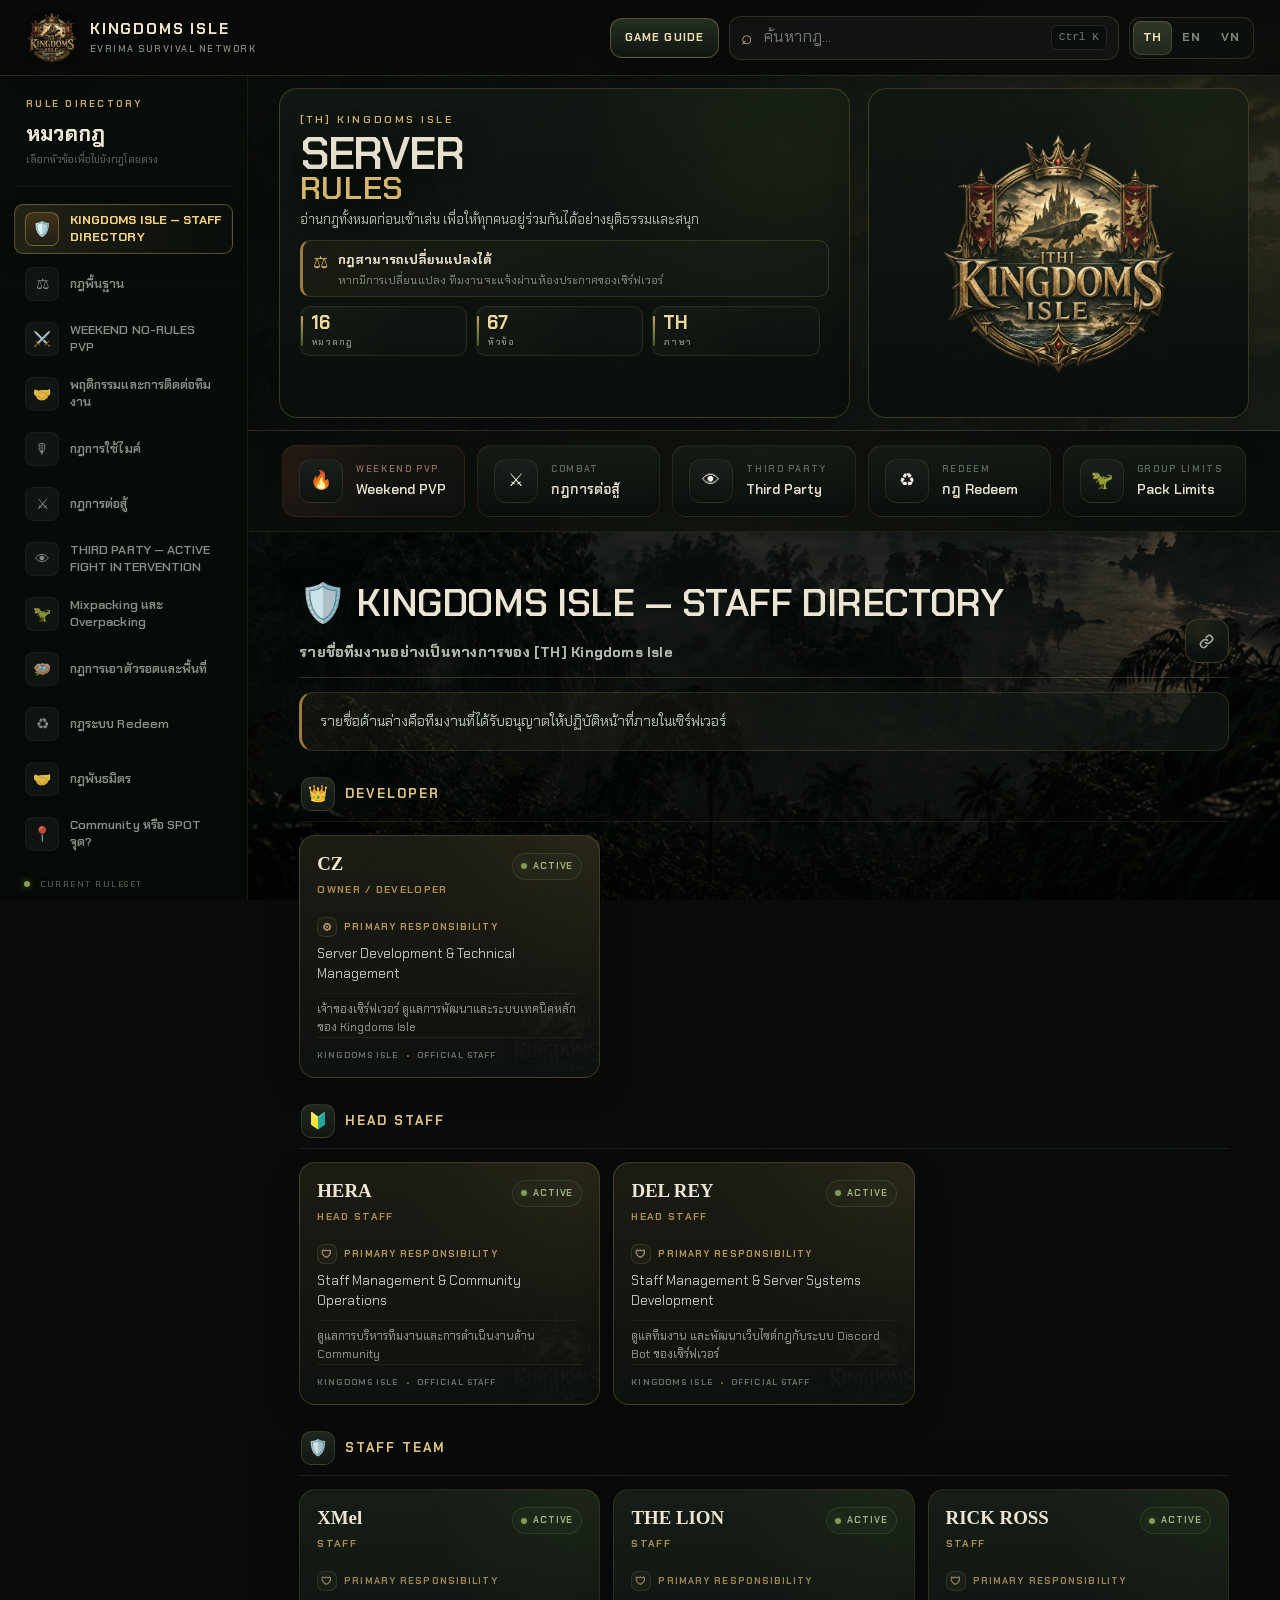
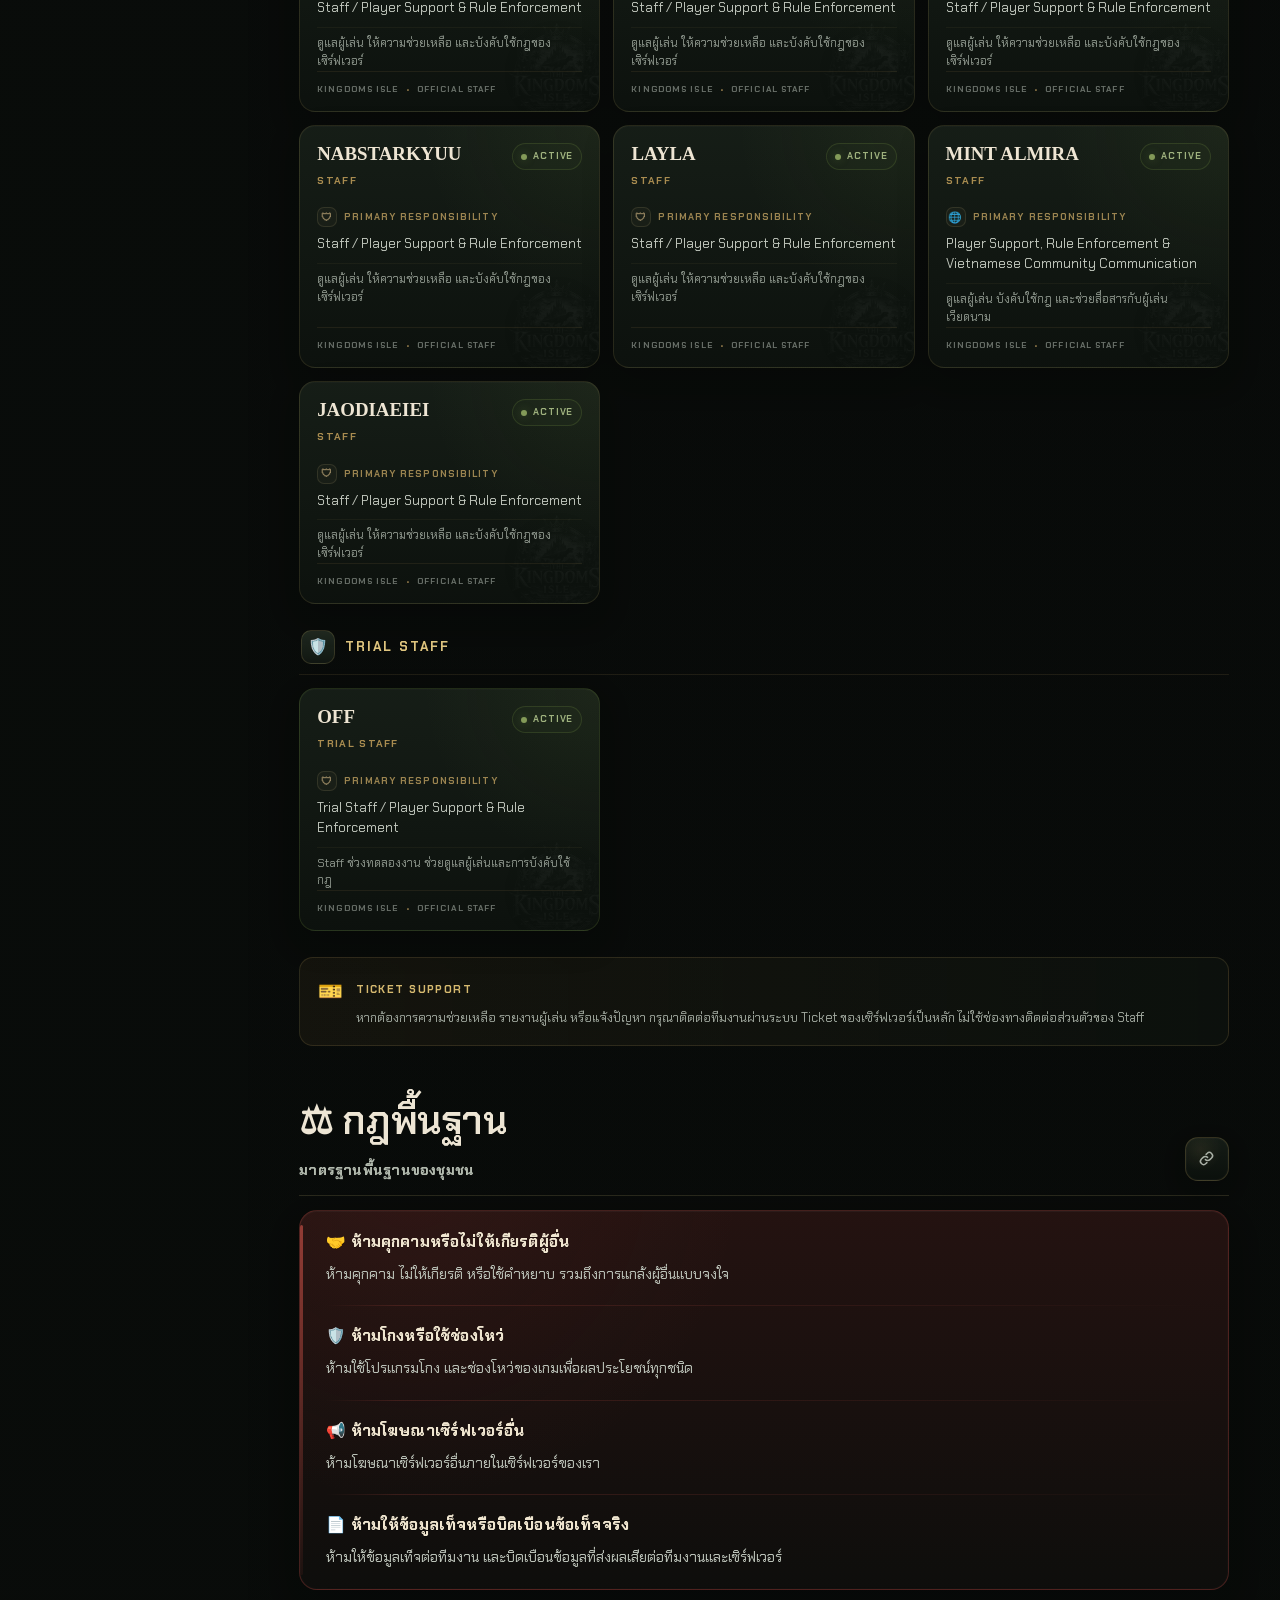
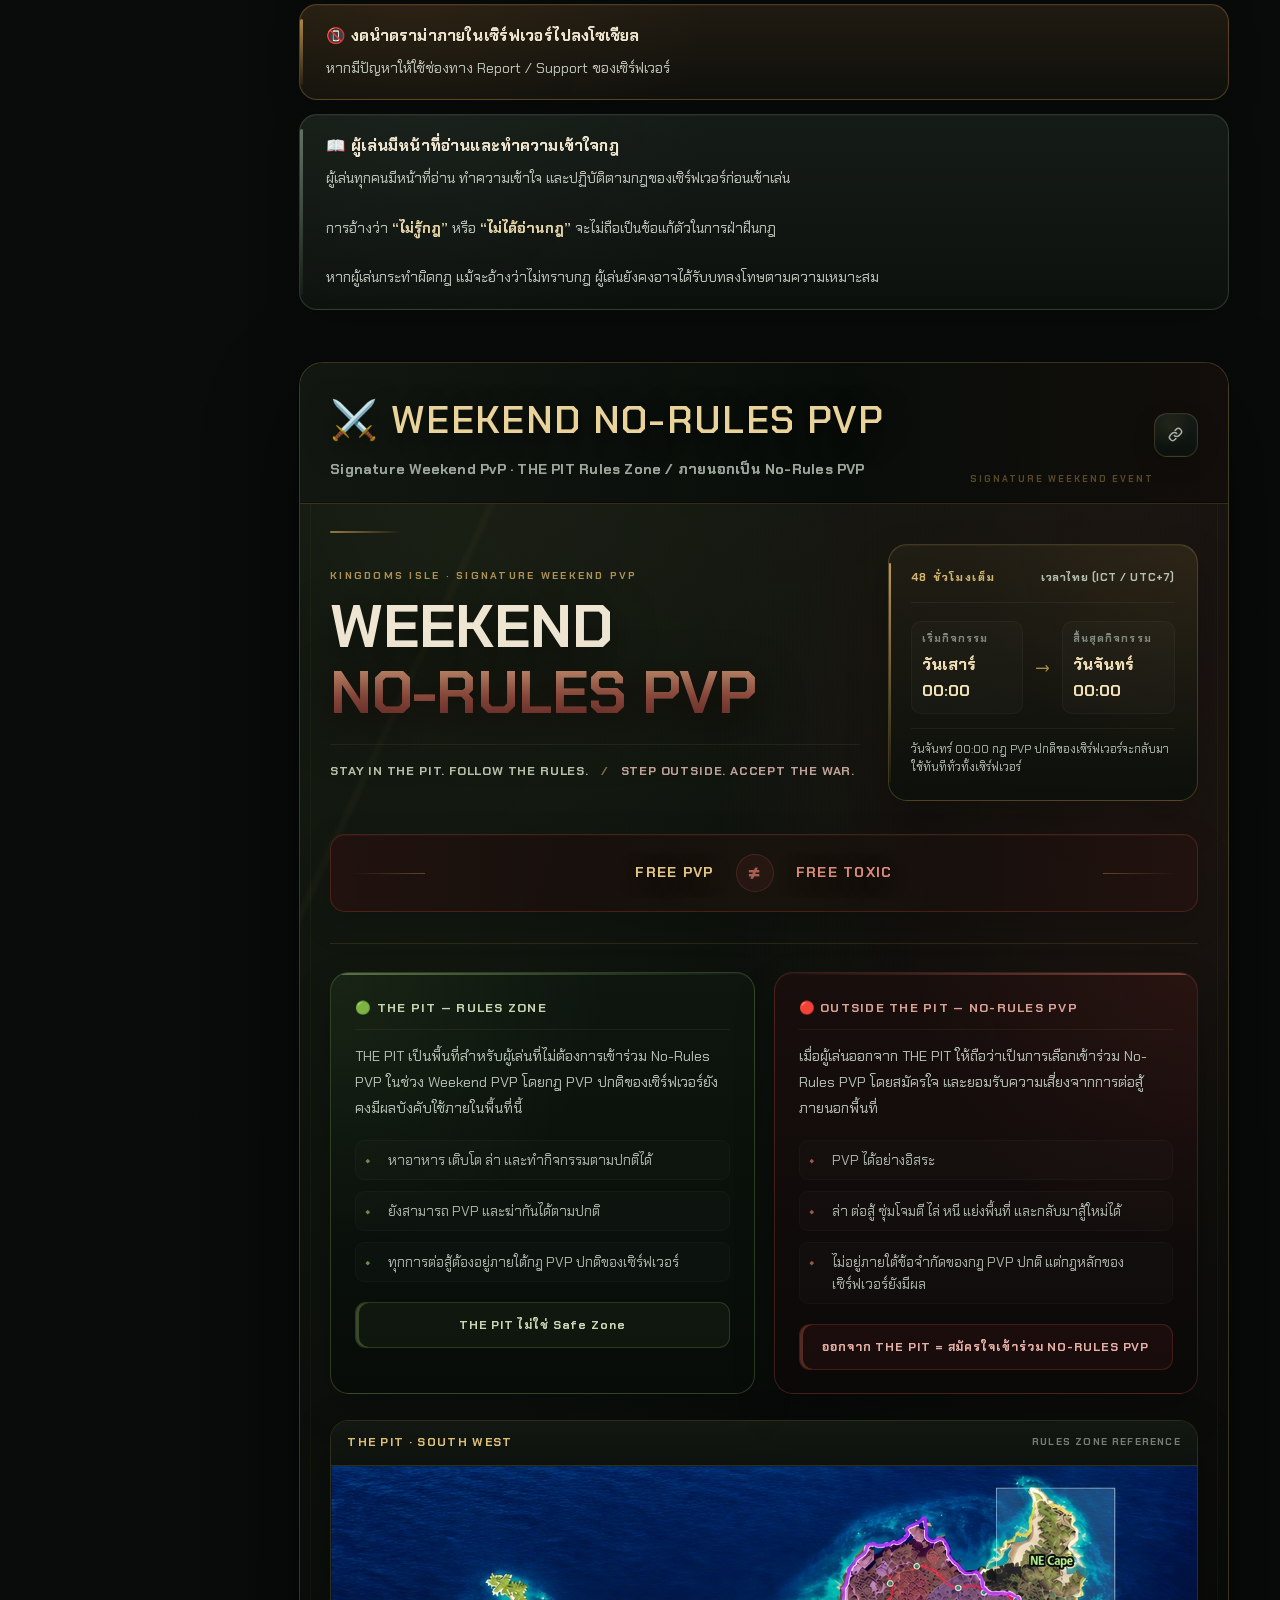
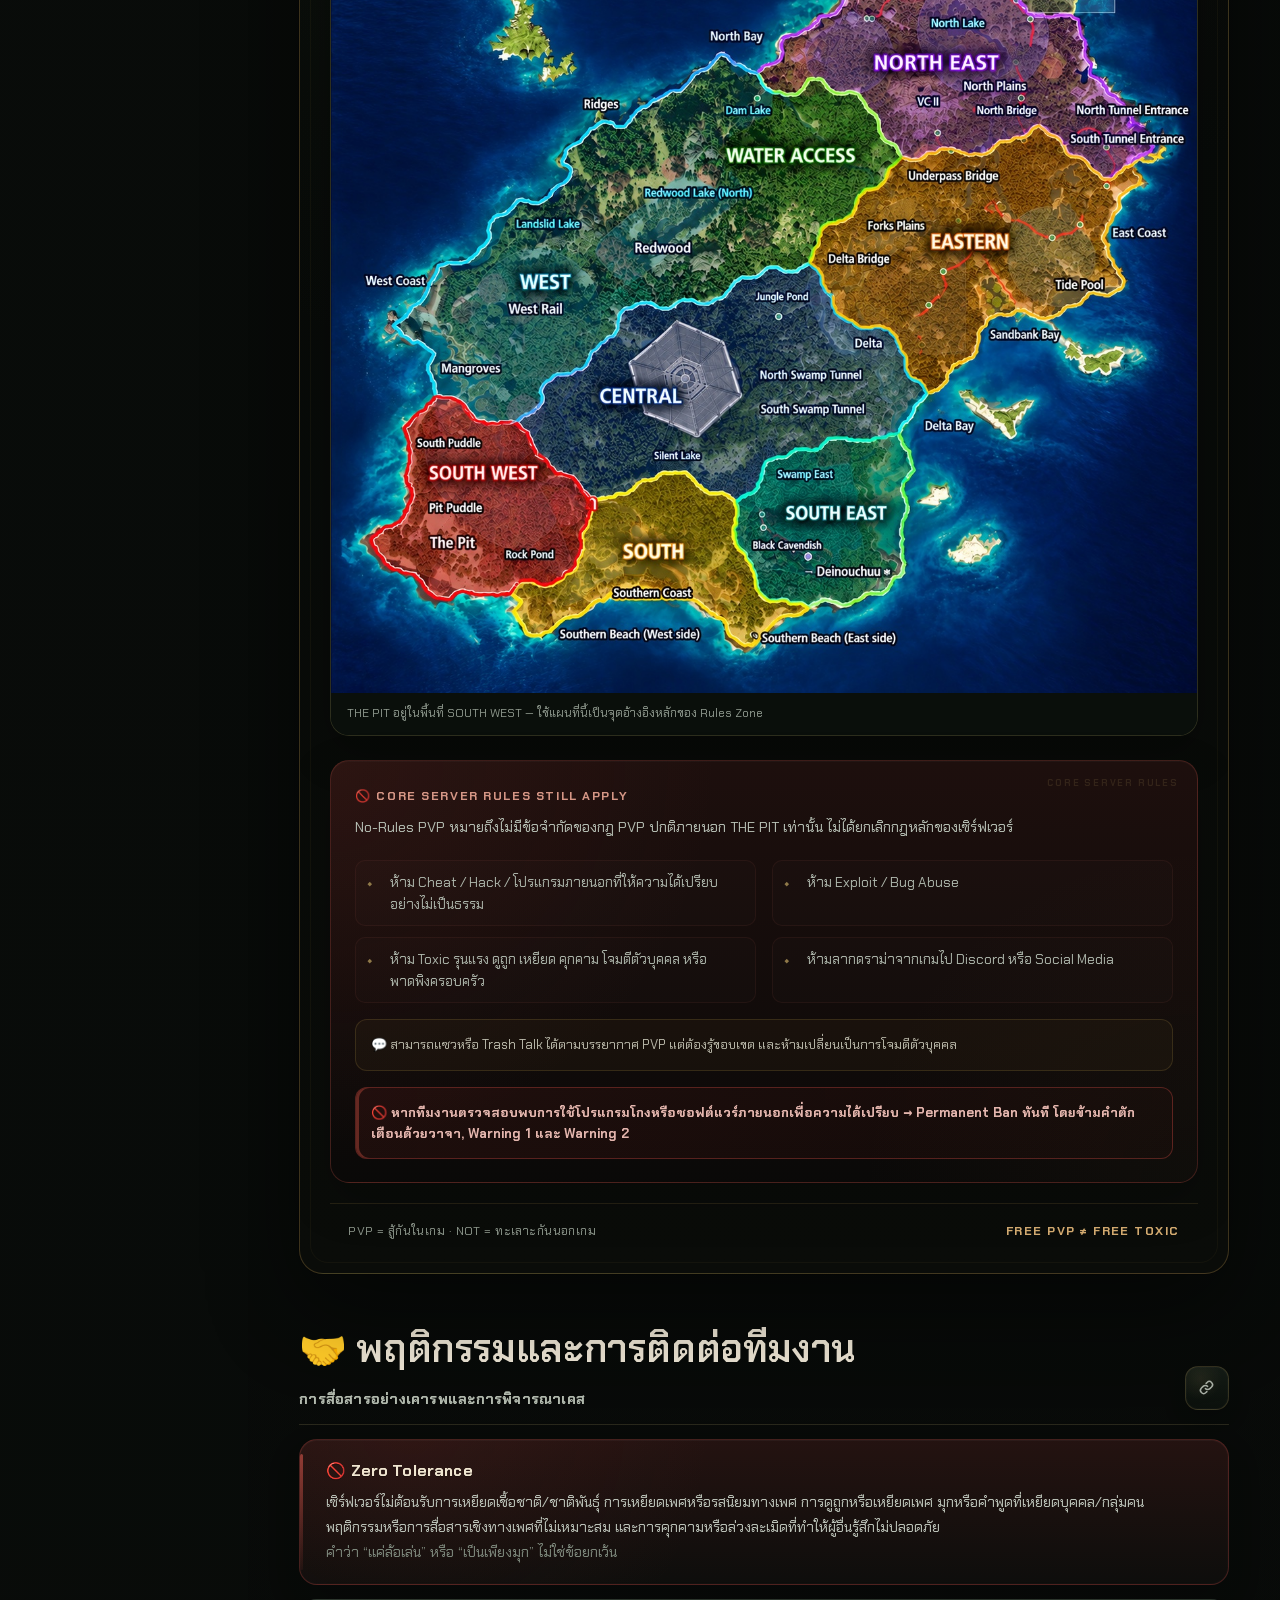
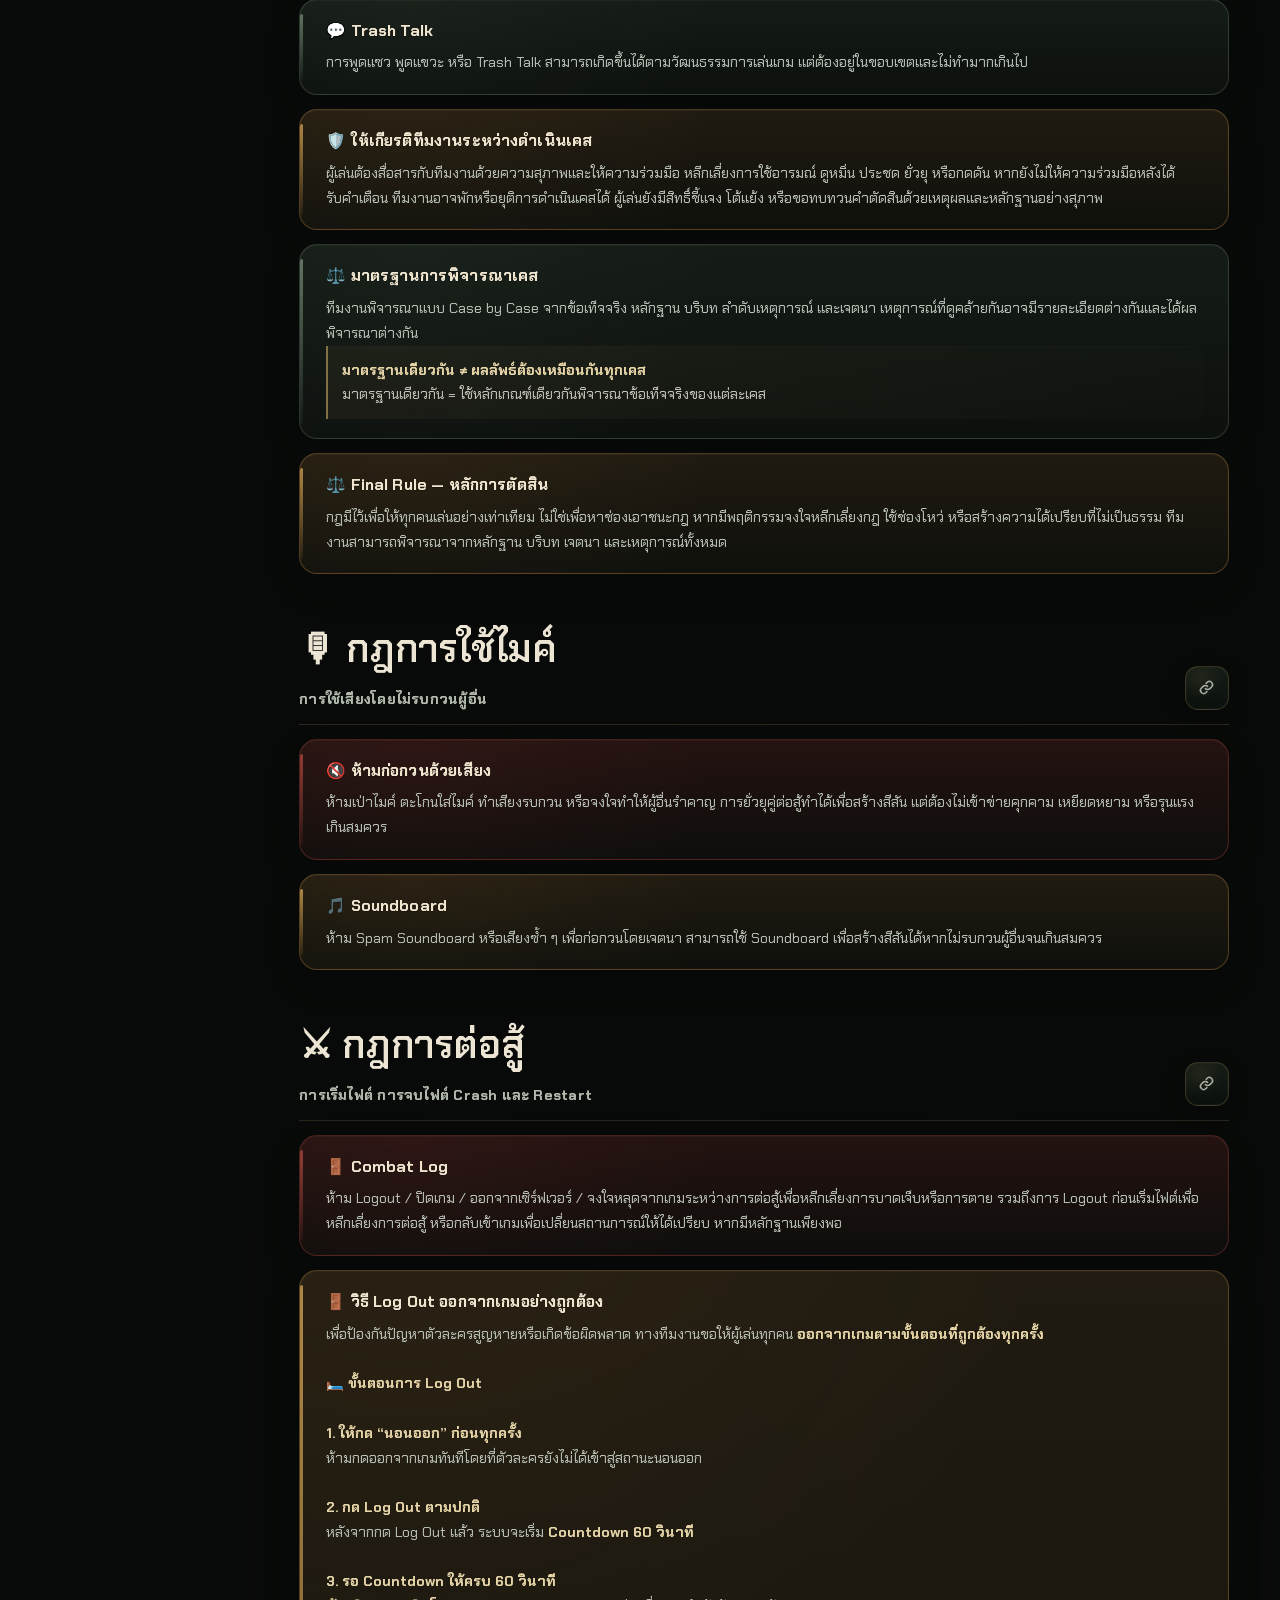
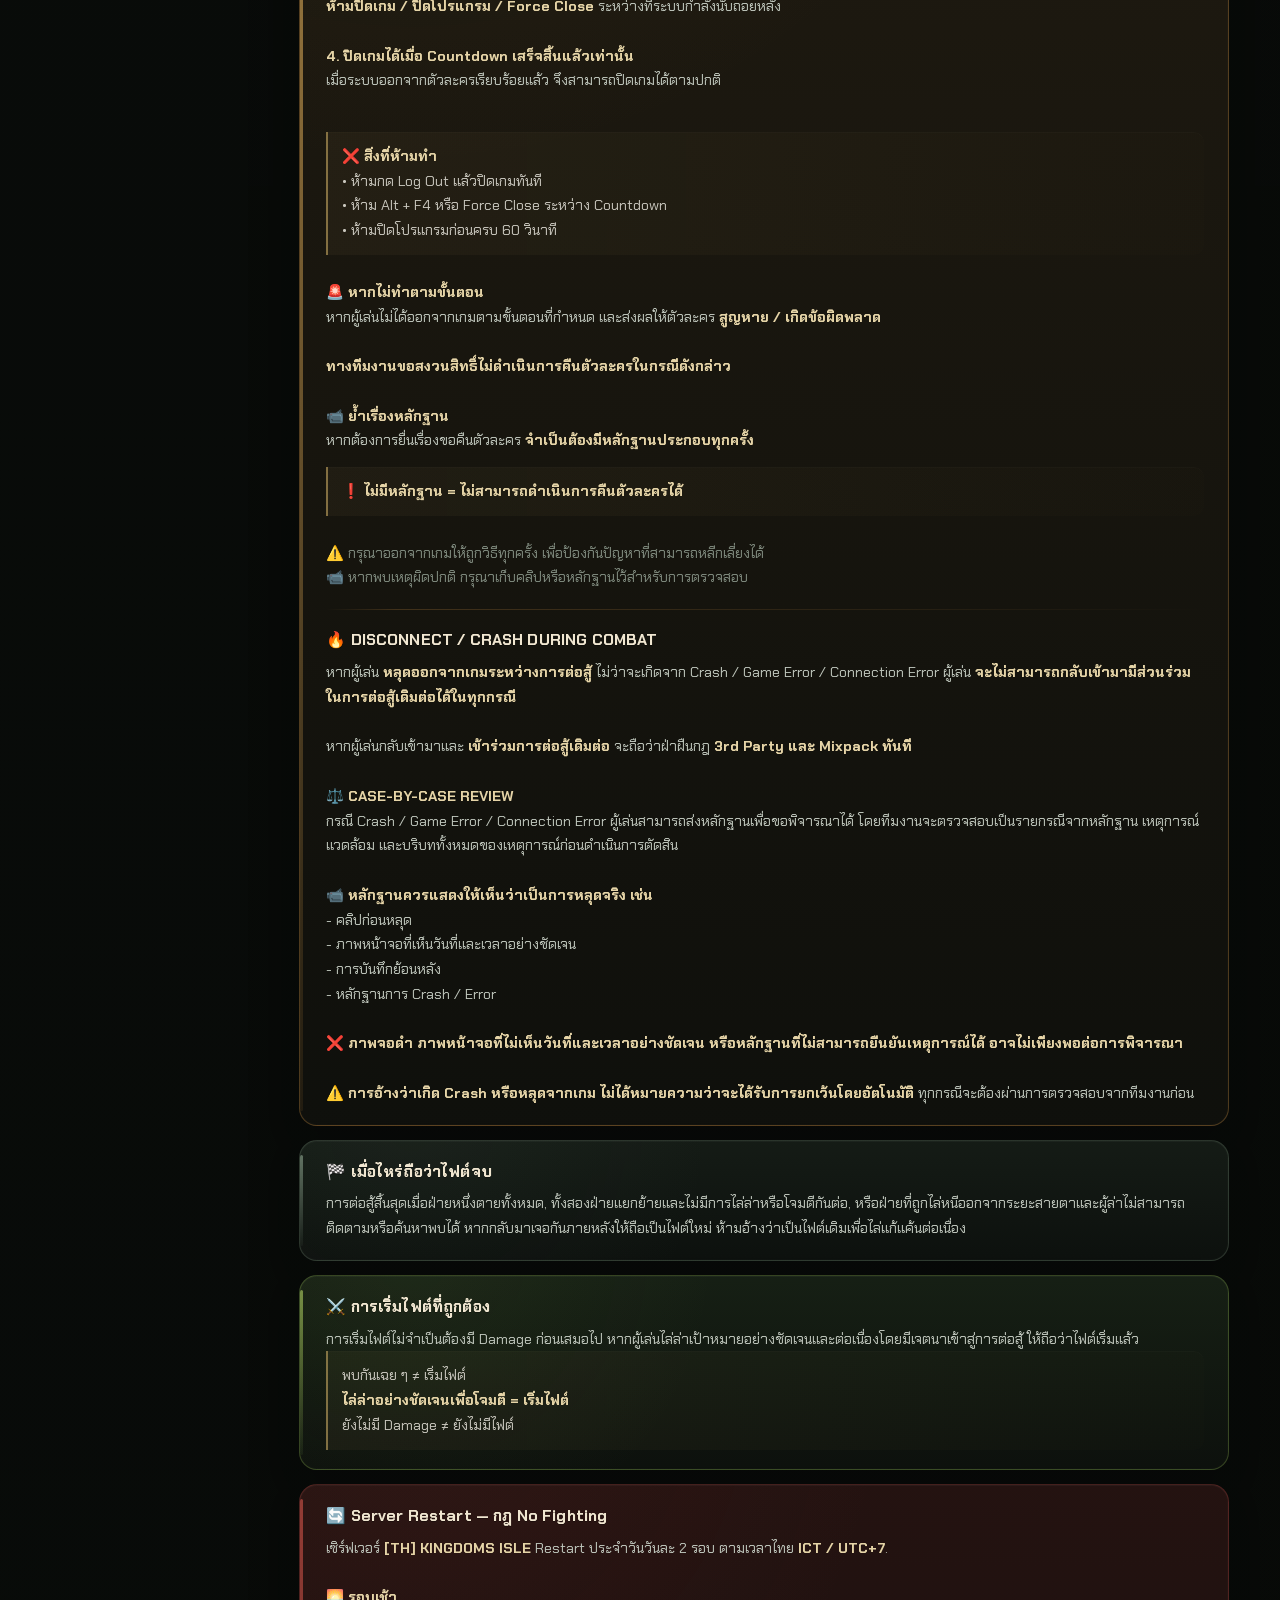
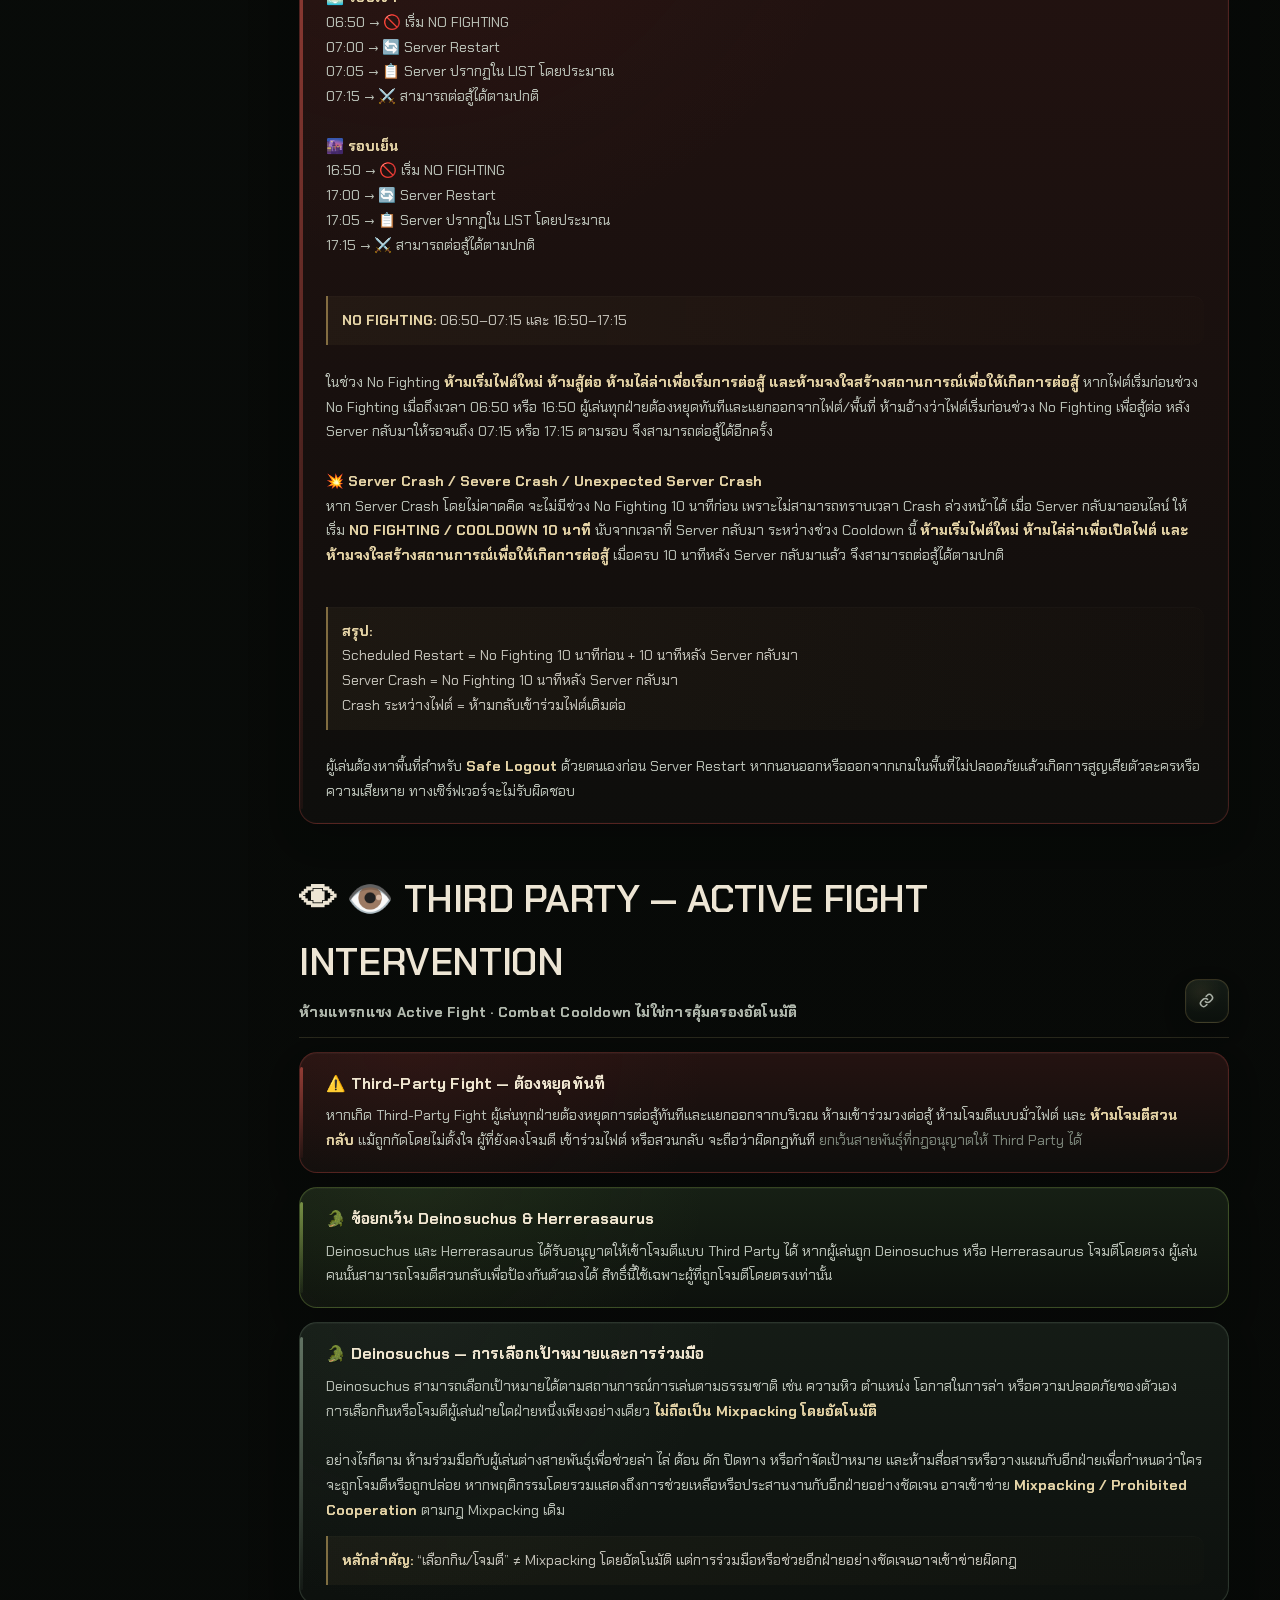
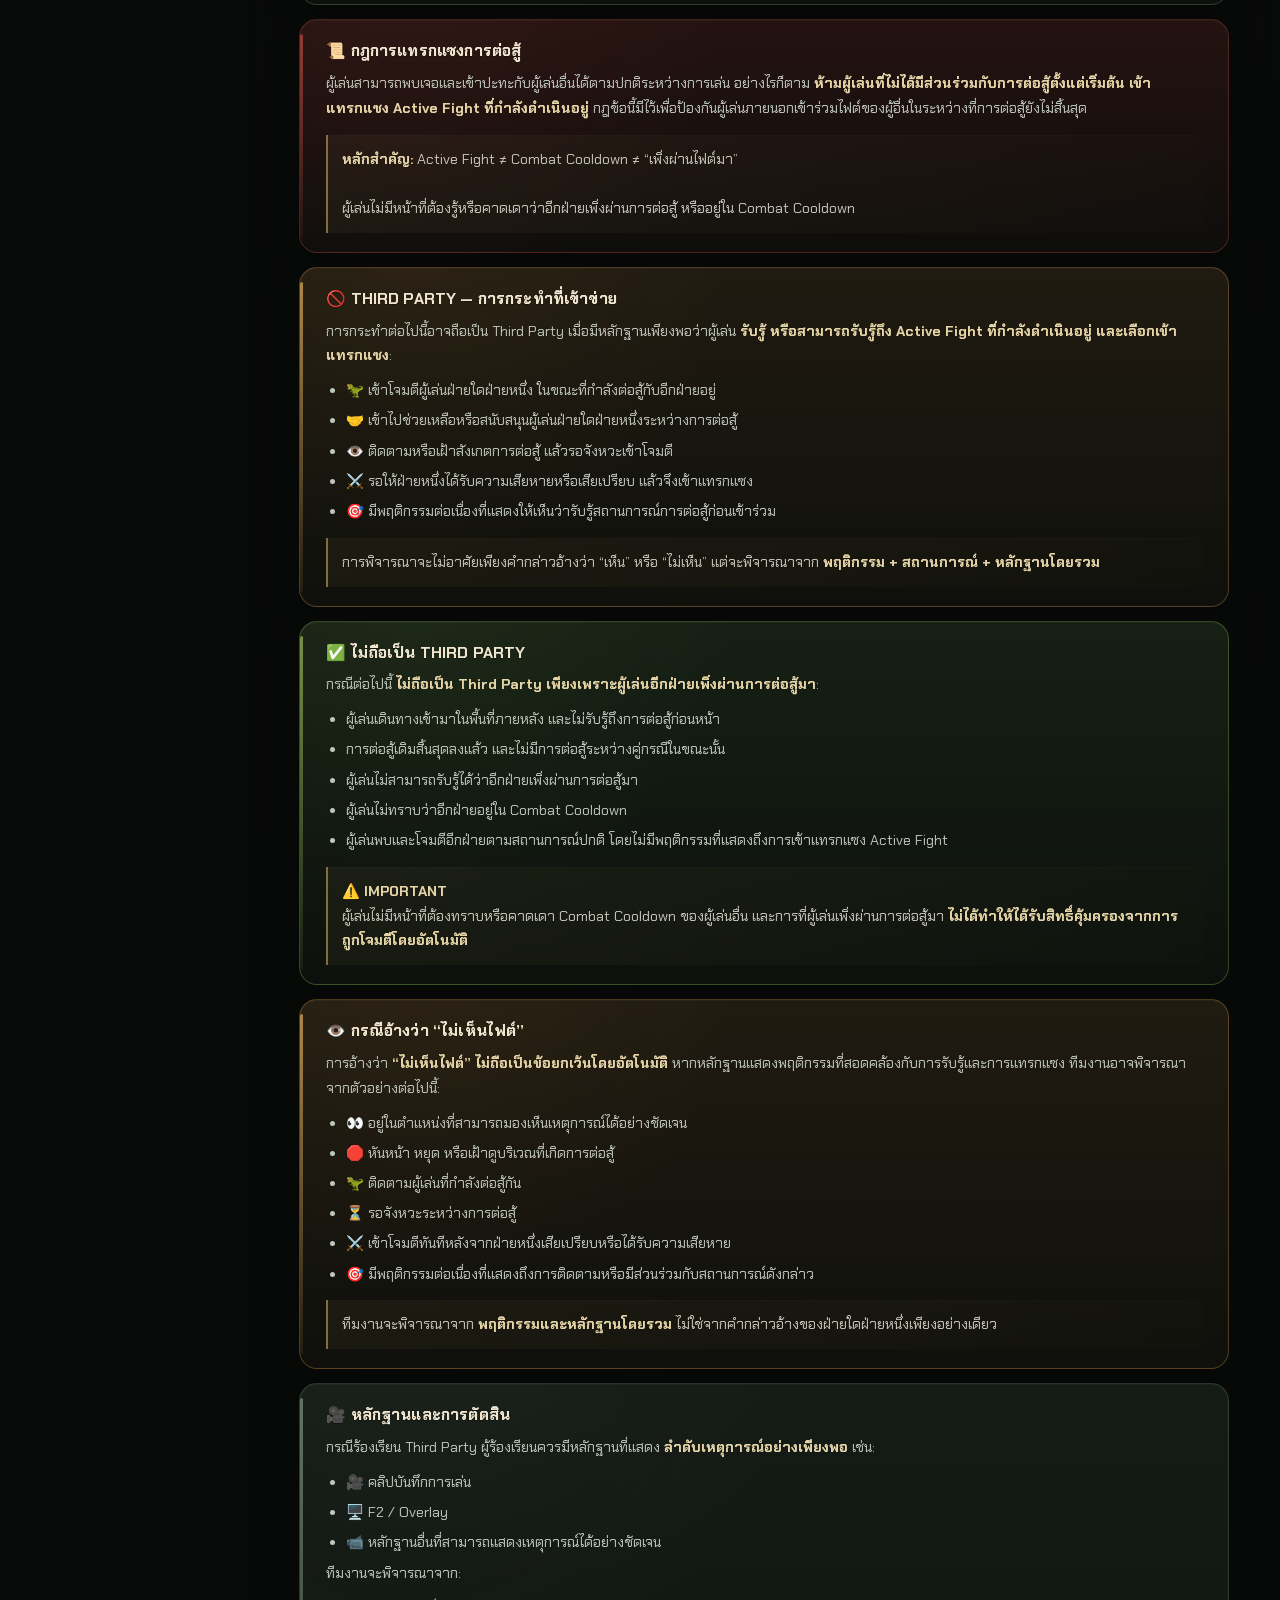
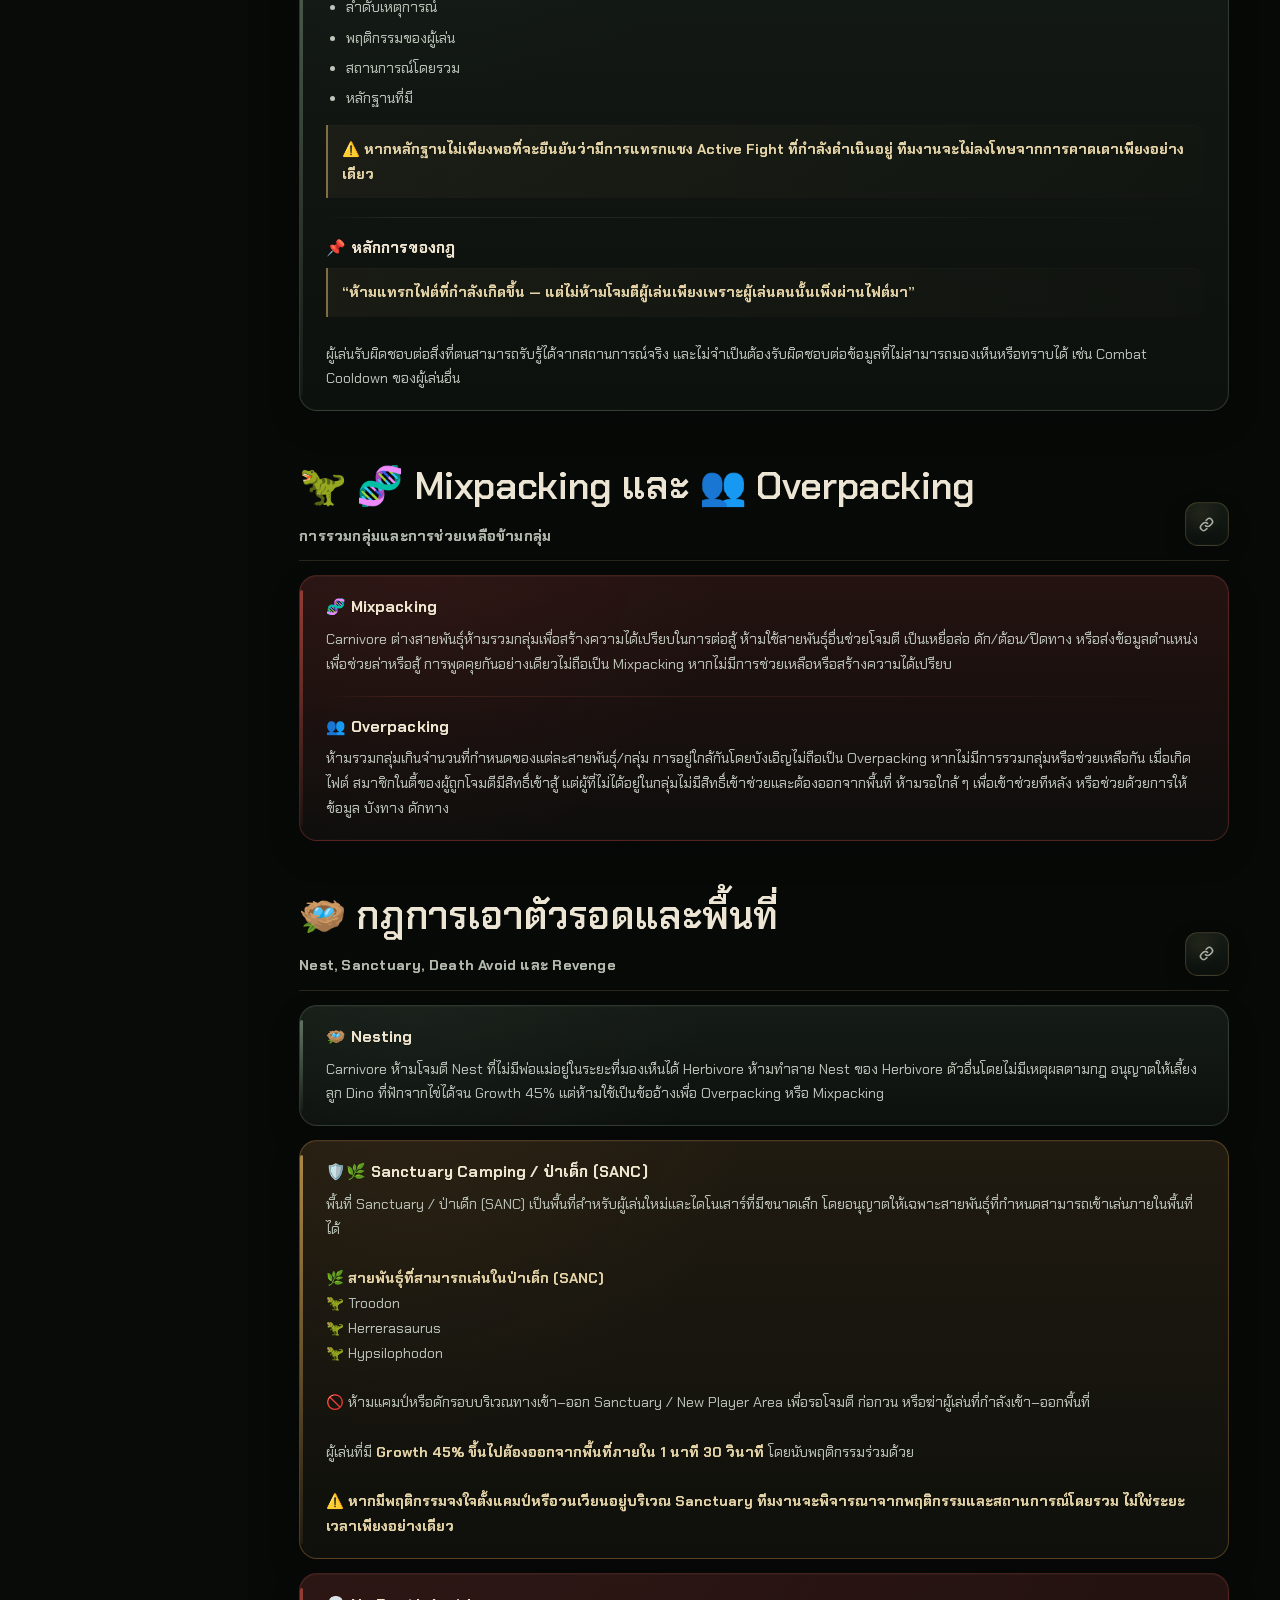
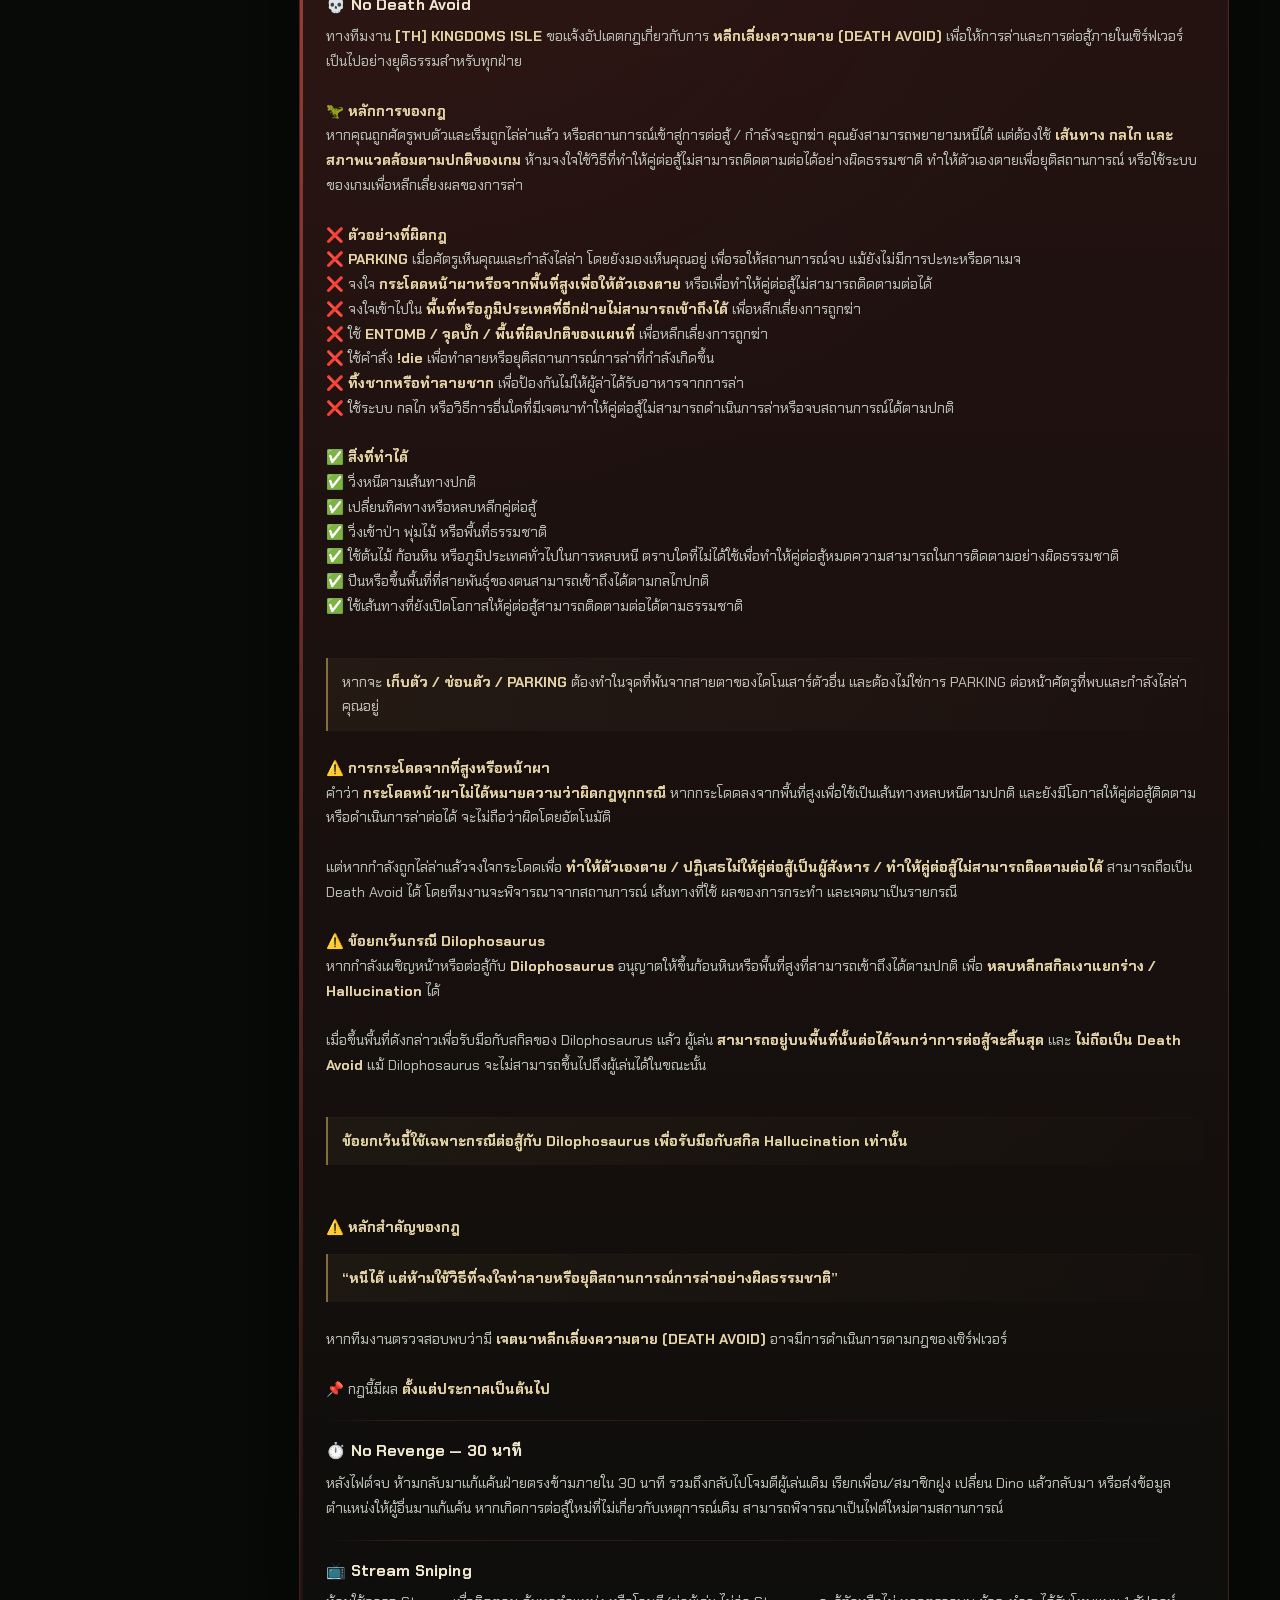
<file: index.html>
<!doctype html>
<html lang="th">
<head>
  <meta charset="utf-8">
  <meta name="viewport" content="width=device-width, initial-scale=1">
  <meta name="theme-color" content="#090c0a">
  <meta name="description" content="[TH] Kingdoms Isle official server rules">
  <title>[TH] Kingdoms Isle — Server Rules</title>
  <link rel="preconnect" href="https://fonts.googleapis.com">
  <link rel="preconnect" href="https://fonts.gstatic.com" crossorigin>
  <link href="https://fonts.googleapis.com/css2?family=Chakra+Petch:wght@400;500;600;700&display=swap" rel="stylesheet">
  <link rel="stylesheet" href="css/style-v52.css">
  <link rel="stylesheet" href="css/guide-entry-v1.css">
</head>
<body>
  <div class="site-cinematic-bg" aria-hidden="true"></div>
  <a class="skip-link" href="#content">Skip to rules</a>
  <div class="site-shell">
    <header class="topbar">
      <a class="brand" href="#top" aria-label="Kingdoms Isle Server Rules">
        <div class="brand-mark"><img src="assets/kingdoms-isle-logo-v13.jpg" alt="Kingdoms Isle logo"></div>
        <span class="brand-copy">
          <strong>KINGDOMS ISLE</strong>
          <small>EVRIMA SURVIVAL NETWORK</small>
        </span>
      </a>
      <div class="top-actions">
        <a class="guide-entry" href="/guide/" aria-label="Open Kingdoms Isle Game Guide">GAME GUIDE</a>
        <label class="search-wrap desktop-search">
          <span aria-hidden="true">⌕</span>
          <input id="searchInput" type="search" autocomplete="off" placeholder="ค้นหากฎ..." aria-label="ค้นหากฎ">
          <kbd>Ctrl K</kbd>
        </label>
        <div class="lang-switch" role="group" aria-label="Language">
          <button class="lang-btn active" data-lang="th" type="button">TH</button>
          <button class="lang-btn" data-lang="en" type="button">EN</button>
          <button class="lang-btn" data-lang="vi" type="button">VN</button>
        </div>
        <button id="mobileMenuBtn" class="icon-btn menu-btn" type="button" aria-label="Open menu" aria-expanded="false">☰</button>
      </div>
    </header>

    <aside id="sidebar" class="sidebar" aria-label="Rules navigation">
      <div class="sidebar-intro">
        <span class="eyebrow">RULE DIRECTORY</span>
        <strong data-i18n="navTitle">หมวดกฎ</strong>
        <small data-i18n="navHint">เลือกหัวข้อเพื่อไปยังกฎโดยตรง</small>
      </div>
      <nav id="categoryNav" class="category-nav"></nav>
      <div class="sidebar-footer">
        <span class="status-dot"></span>
        <span data-i18n="currentRules">CURRENT RULESET</span>
      </div>
    </aside>

    <main id="content" class="content">
      <section id="top" class="hero">
        <div class="hero-noise" aria-hidden="true"></div>
        <div class="hero-grid">
          <div class="hero-copy">
            <span class="eyebrow">[TH] KINGDOMS ISLE</span>
            <h1>SERVER <span>RULES</span></h1>
            <p class="hero-lead" data-i18n="heroLead">อ่านกฎทั้งหมดก่อนเข้าเล่น เพื่อให้ทุกคนอยู่ร่วมกันได้อย่างยุติธรรมและสนุก</p>
            <div class="hero-notice">
              <div class="notice-mark">⚖</div>
              <div>
                <strong data-i18n="noticeTitle">กฎสามารถเปลี่ยนแปลงได้</strong>
                <p data-i18n="noticeBody">หากมีการเปลี่ยนแปลง ทีมงานจะแจ้งผ่านห้องประกาศของเซิร์ฟเวอร์</p>
              </div>
            </div>
            <div class="hero-stats">
              <div><strong id="sectionCount">0</strong><span data-i18n="sectionsLabel">หมวดกฎ</span></div>
              <div><strong id="ruleCount">0</strong><span data-i18n="rulesLabel">หัวข้อ</span></div>
              <div><strong id="languageCount">3</strong><span data-i18n="languagesLabel">ภาษา</span></div>
            </div>
          </div>
          <div class="hero-emblem">
            <div class="emblem-halo"></div>
            <img src="assets/kingdoms-isle-logo-v13.jpg" alt="" aria-hidden="true">
          </div>
        </div>
      </section>

      <section class="quick-strip" aria-label="Quick links">
        <a class="quick-card weekend-quick" data-target="weekend-pvp" href="#weekend-pvp"><span>🔥</span><div><small>WEEKEND PVP</small><strong data-i18n="quickWeekend">Weekend PVP</strong></div></a>
        <a class="quick-card" data-target="combat" href="#combat"><span>⚔</span><div><small>COMBAT</small><strong data-i18n="quickCombat">กฎการต่อสู้</strong></div></a>
        <a class="quick-card" data-target="third-party" href="#third-party"><span>👁</span><div><small>THIRD PARTY</small><strong data-i18n="quickThird">Third Party</strong></div></a>
        <a class="quick-card" data-target="redeem" href="#redeem"><span>♻</span><div><small>REDEEM</small><strong data-i18n="quickRedeem">กฎ Redeem</strong></div></a>
        <a class="quick-card" data-target="pack-limits" href="#pack-limits"><span>🦖</span><div><small>GROUP LIMITS</small><strong data-i18n="quickPack">Pack Limits</strong></div></a>
      </section>

      <section class="toolbar-mobile">
        <label class="search-wrap mobile-search">
          <span aria-hidden="true">⌕</span>
          <input id="mobileSearchInput" type="search" autocomplete="off" placeholder="ค้นหากฎ..." aria-label="ค้นหากฎ">
        </label>
      </section>

      <section id="rulesRoot" class="rules-root" aria-live="polite"></section>

      <section id="noResults" class="no-results" hidden>
        <span>⌕</span>
        <h2 data-i18n="noResultsTitle">ไม่พบกฎที่ค้นหา</h2>
        <p data-i18n="noResultsBody">ลองใช้คำค้นที่สั้นลง หรือเลือกหมวดจากเมนูด้านซ้าย</p>
      </section>

      <footer class="site-footer">
        <img src="assets/kingdoms-isle-logo-v13.jpg" alt="" aria-hidden="true">
        <div>
          <strong>KINGDOMS ISLE</strong>
          <p data-i18n="footerText">Respect the rules · Protect the wilderness · Play together</p>
        </div>
      </footer>
    </main>
  </div>

  <div id="toast" class="toast" role="status" aria-live="polite"></div>
  <script src="data/rules-v31.js"></script>
  <script src="js/app-v43.js"></script>
</body>
</html>
</file>
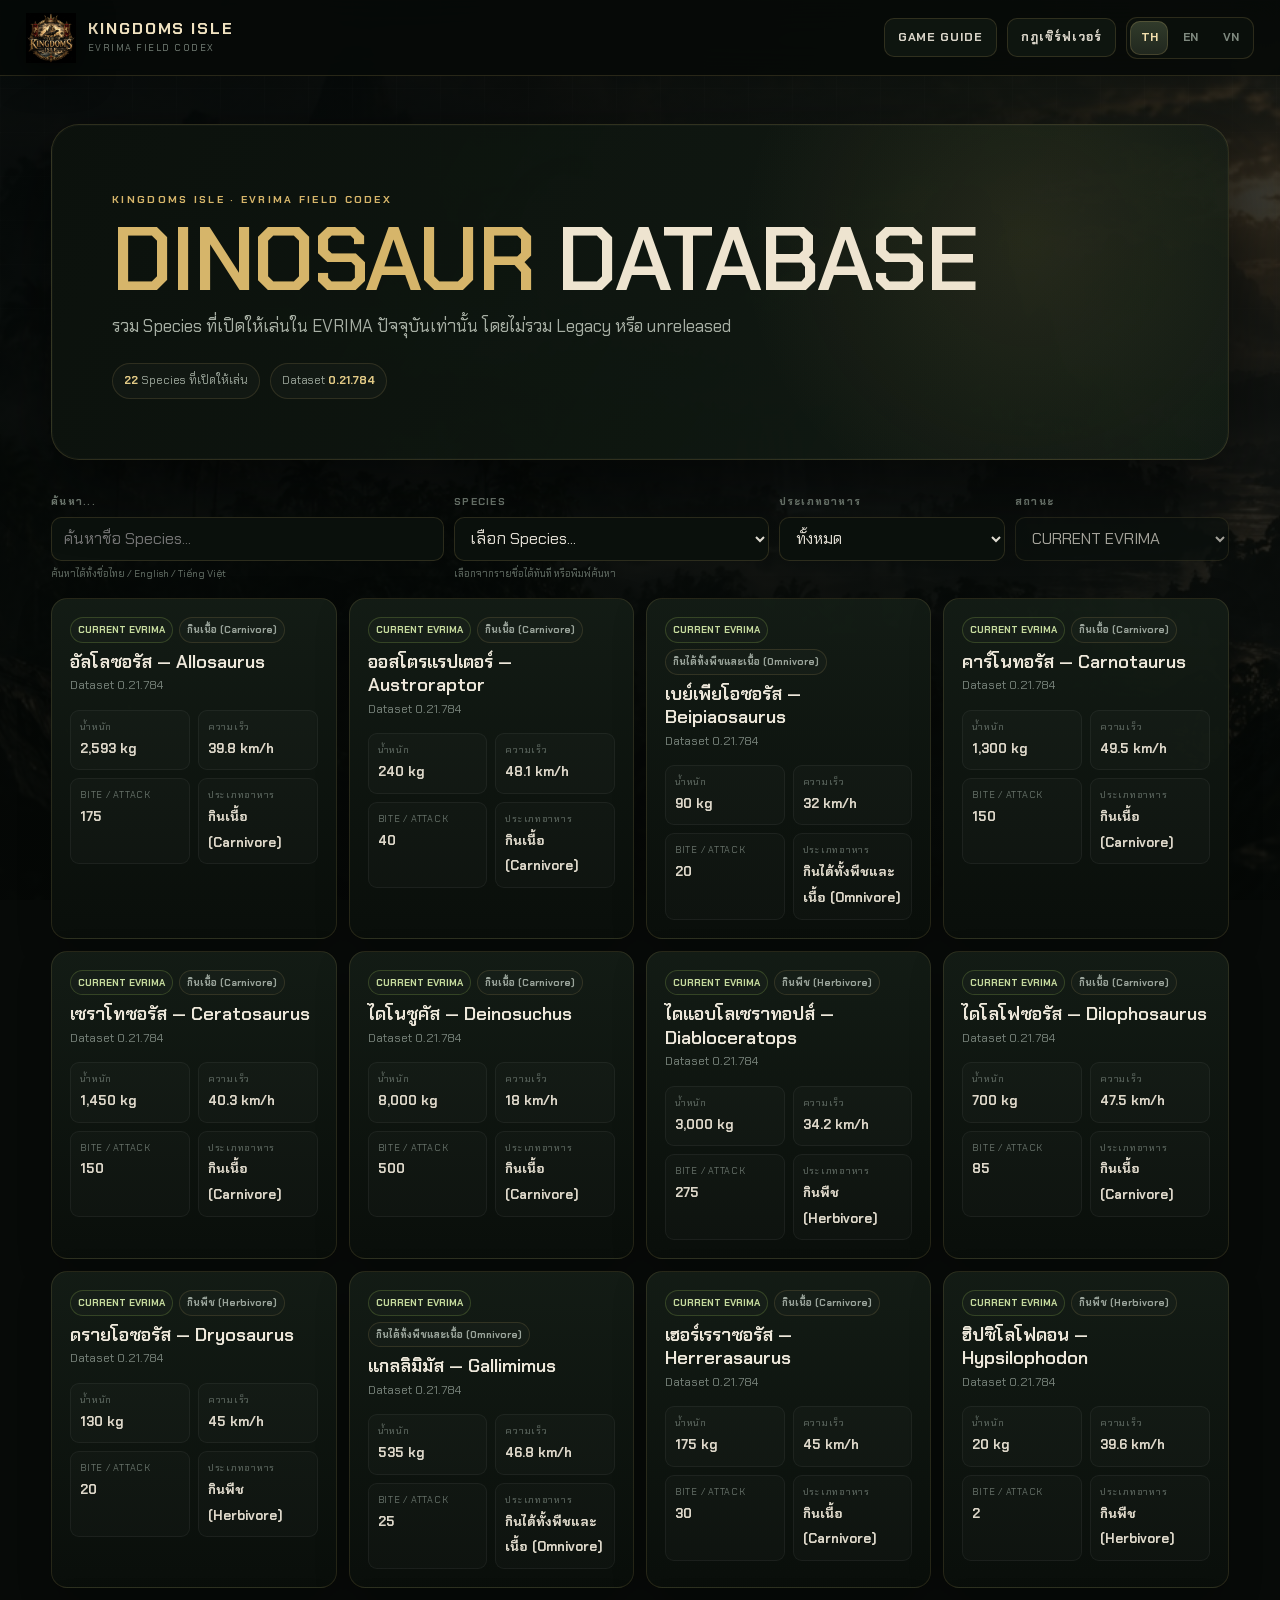
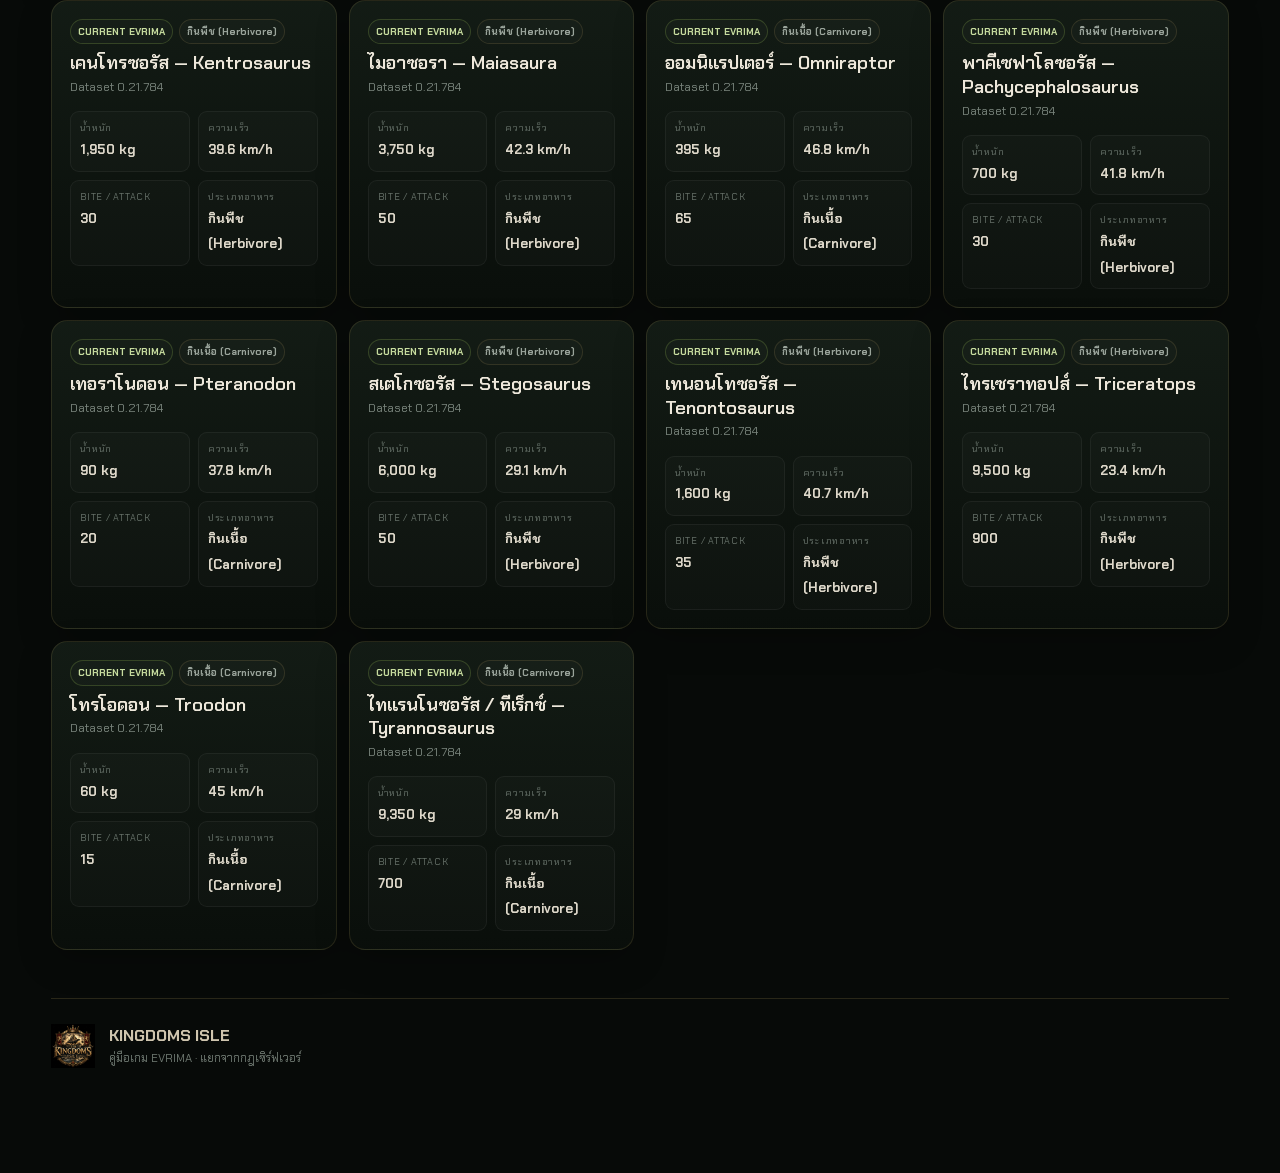
<file: dinosaurs/index.html>
<!doctype html>
<html lang="th">
<head>
  <meta charset="utf-8">
  <meta name="viewport" content="width=device-width, initial-scale=1">
  <meta name="theme-color" content="#090c0a">
  <meta name="description" content="Current EVRIMA dinosaur database and lifecycle curves">
  <title>Dinosaur Database — Kingdoms Isle Game Guide</title>
  <link rel="preconnect" href="https://fonts.googleapis.com">
  <link rel="preconnect" href="https://fonts.gstatic.com" crossorigin>
  <link href="https://fonts.googleapis.com/css2?family=Chakra+Petch:wght@400;500;600;700&display=swap" rel="stylesheet">
  <link rel="stylesheet" href="/css/guide-v10.css">
</head>
<body data-page="dinosaurs">
  <div class="shell" id="pageRoot">
    <header class="topbar">
      <a class="brand" href="/guide/" aria-label="Kingdoms Isle Game Guide">
        <img src="/assets/kingdoms-isle-logo-v13.jpg" alt="Kingdoms Isle logo">
        <span class="brand-copy"><strong>KINGDOMS ISLE</strong><small>EVRIMA FIELD CODEX</small></span>
      </a>
      <div class="top-actions">
        <a class="nav-pill" href="/guide/" data-ui="gameGuide">GAME GUIDE</a>
        <a class="nav-pill" href="/" data-ui="backRules">SERVER RULES</a>
        <div class="lang-switch" role="group" aria-label="Language">
          <button class="lang-btn active" data-lang="th" type="button">TH</button>
          <button class="lang-btn" data-lang="en" type="button">EN</button>
          <button class="lang-btn" data-lang="vi" type="button">VN</button>
        </div>
      </div>
    </header>
    <main>
      <div id="guideRoot"></div>
      <footer class="site-footer">
        <img src="/assets/kingdoms-isle-logo-v13.jpg" alt="" aria-hidden="true">
        <div><strong>KINGDOMS ISLE</strong><p data-ui="footerNote">EVRIMA Game Guide · Server Rules remain separate</p></div>
      </footer>
    </main>
  </div>
  <script src="/data/game-guide-v2.js"></script>
  <script src="/data/guide-content-v5.js"></script>
  <script src="/js/guide-v8.js"></script>
</body>
</html>
</file>
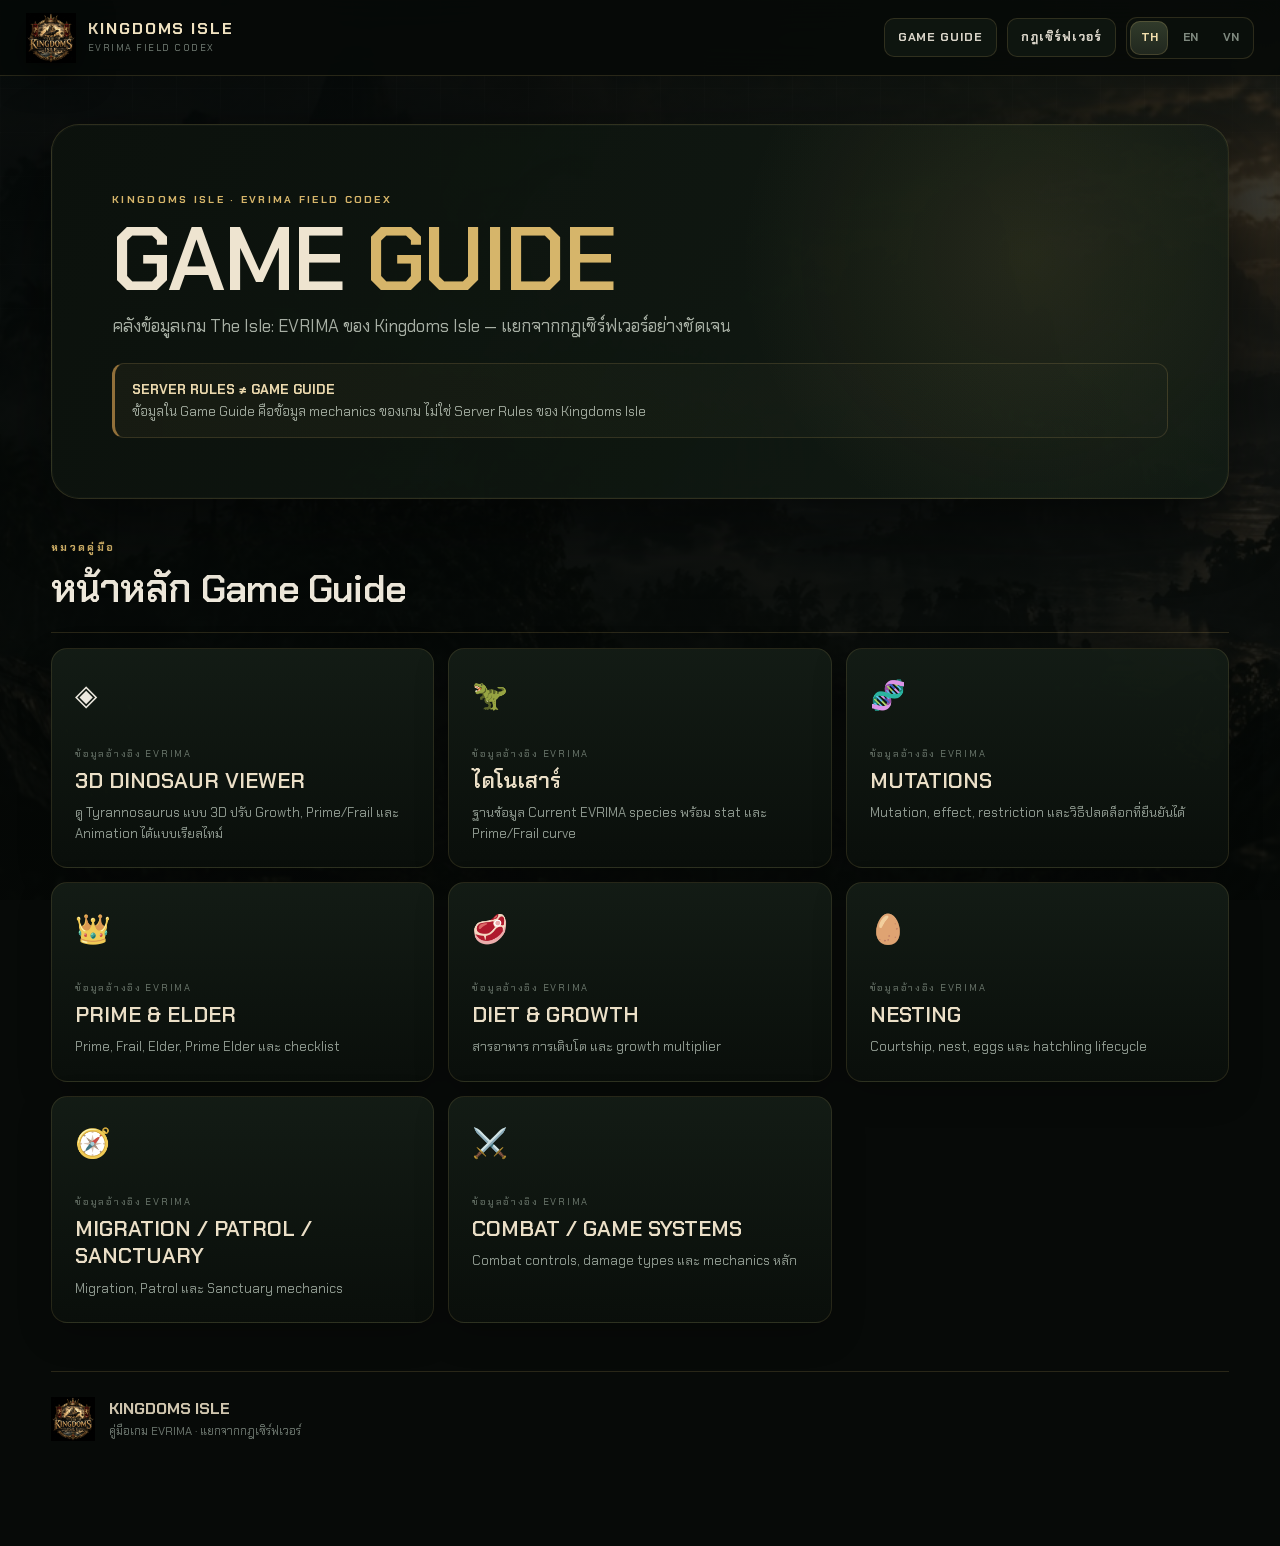
<file: guide/index.html>
<!doctype html>
<html lang="th">
<head>
  <meta charset="utf-8">
  <meta name="viewport" content="width=device-width, initial-scale=1">
  <meta name="theme-color" content="#090c0a">
  <meta name="description" content="Kingdoms Isle EVRIMA Game Guide hub">
  <title>Game Guide — Kingdoms Isle Game Guide</title>
  <link rel="preconnect" href="https://fonts.googleapis.com">
  <link rel="preconnect" href="https://fonts.gstatic.com" crossorigin>
  <link href="https://fonts.googleapis.com/css2?family=Chakra+Petch:wght@400;500;600;700&display=swap" rel="stylesheet">
  <link rel="stylesheet" href="/css/guide-v5.css">
</head>
<body data-page="guide">
  <div class="shell" id="pageRoot">
    <header class="topbar">
      <a class="brand" href="/guide/" aria-label="Kingdoms Isle Game Guide">
        <img src="/assets/kingdoms-isle-logo-v13.jpg" alt="Kingdoms Isle logo">
        <span class="brand-copy"><strong>KINGDOMS ISLE</strong><small>EVRIMA FIELD CODEX</small></span>
      </a>
      <div class="top-actions">
        <a class="nav-pill" href="/guide/" data-ui="gameGuide">GAME GUIDE</a>
        <a class="nav-pill" href="/" data-ui="backRules">SERVER RULES</a>
        <div class="lang-switch" role="group" aria-label="Language">
          <button class="lang-btn active" data-lang="th" type="button">TH</button>
          <button class="lang-btn" data-lang="en" type="button">EN</button>
          <button class="lang-btn" data-lang="vi" type="button">VN</button>
        </div>
      </div>
    </header>
    <main>
      <div id="guideRoot"></div>
      <footer class="site-footer">
        <img src="/assets/kingdoms-isle-logo-v13.jpg" alt="" aria-hidden="true">
        <div><strong>KINGDOMS ISLE</strong><p data-ui="footerNote">EVRIMA Game Guide · Server Rules remain separate</p></div>
      </footer>
    </main>
  </div>
  <script src="/data/game-guide-v2.js"></script>
  <script src="/data/guide-content-v5.js"></script>
  <script src="/js/guide-v8.js"></script>
</body>
</html>
</file>
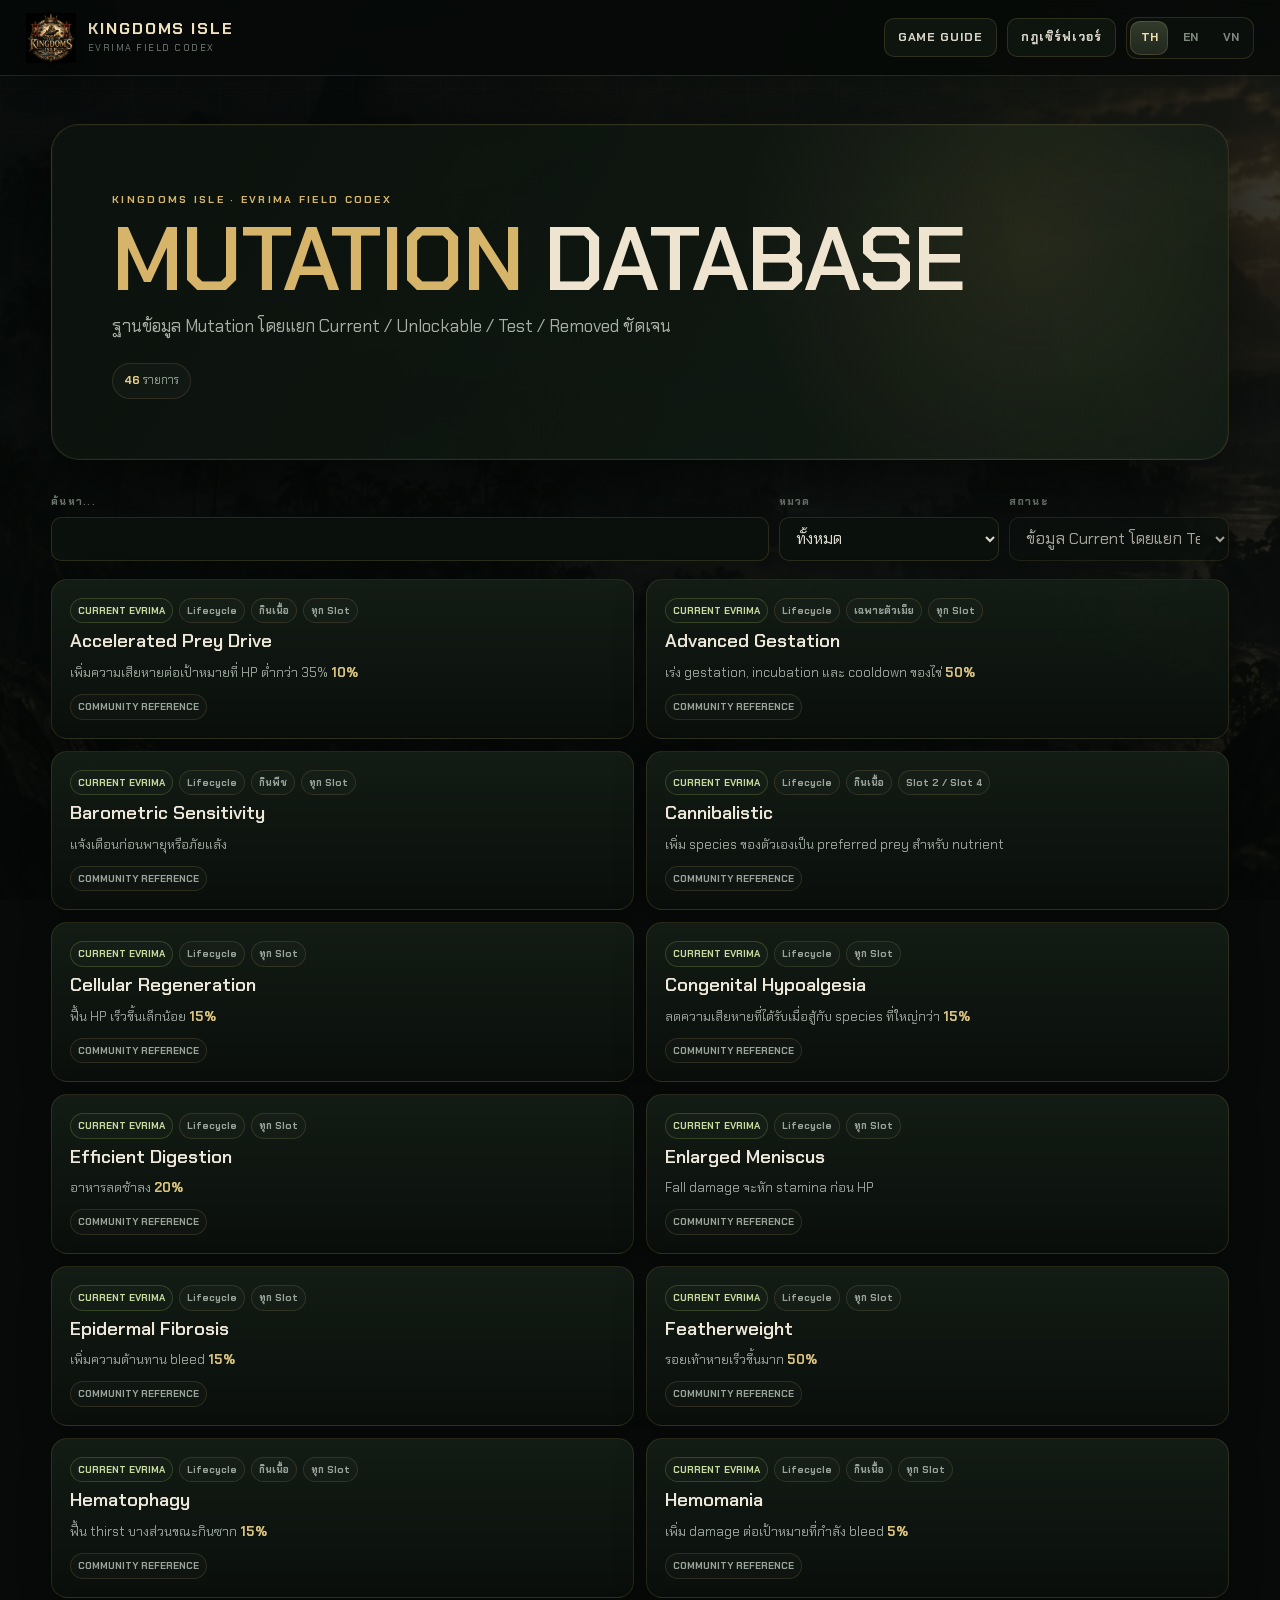
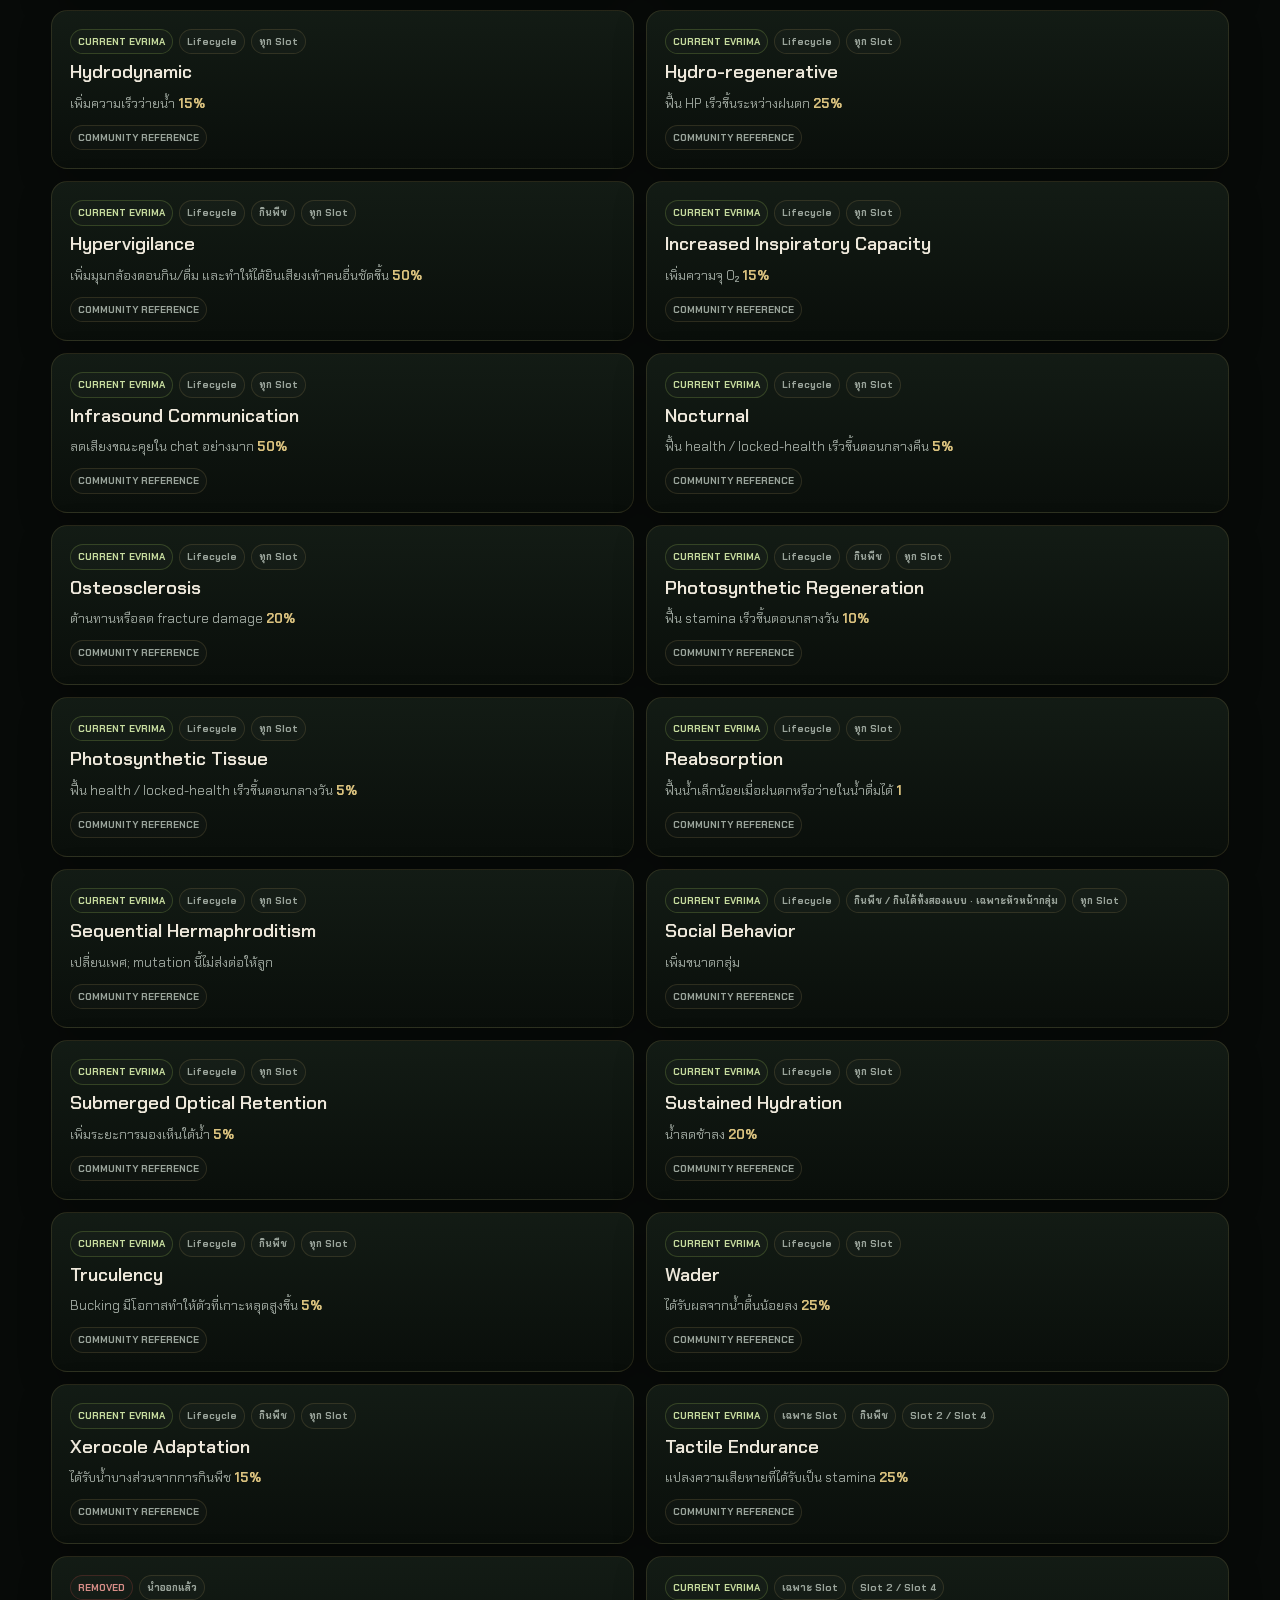
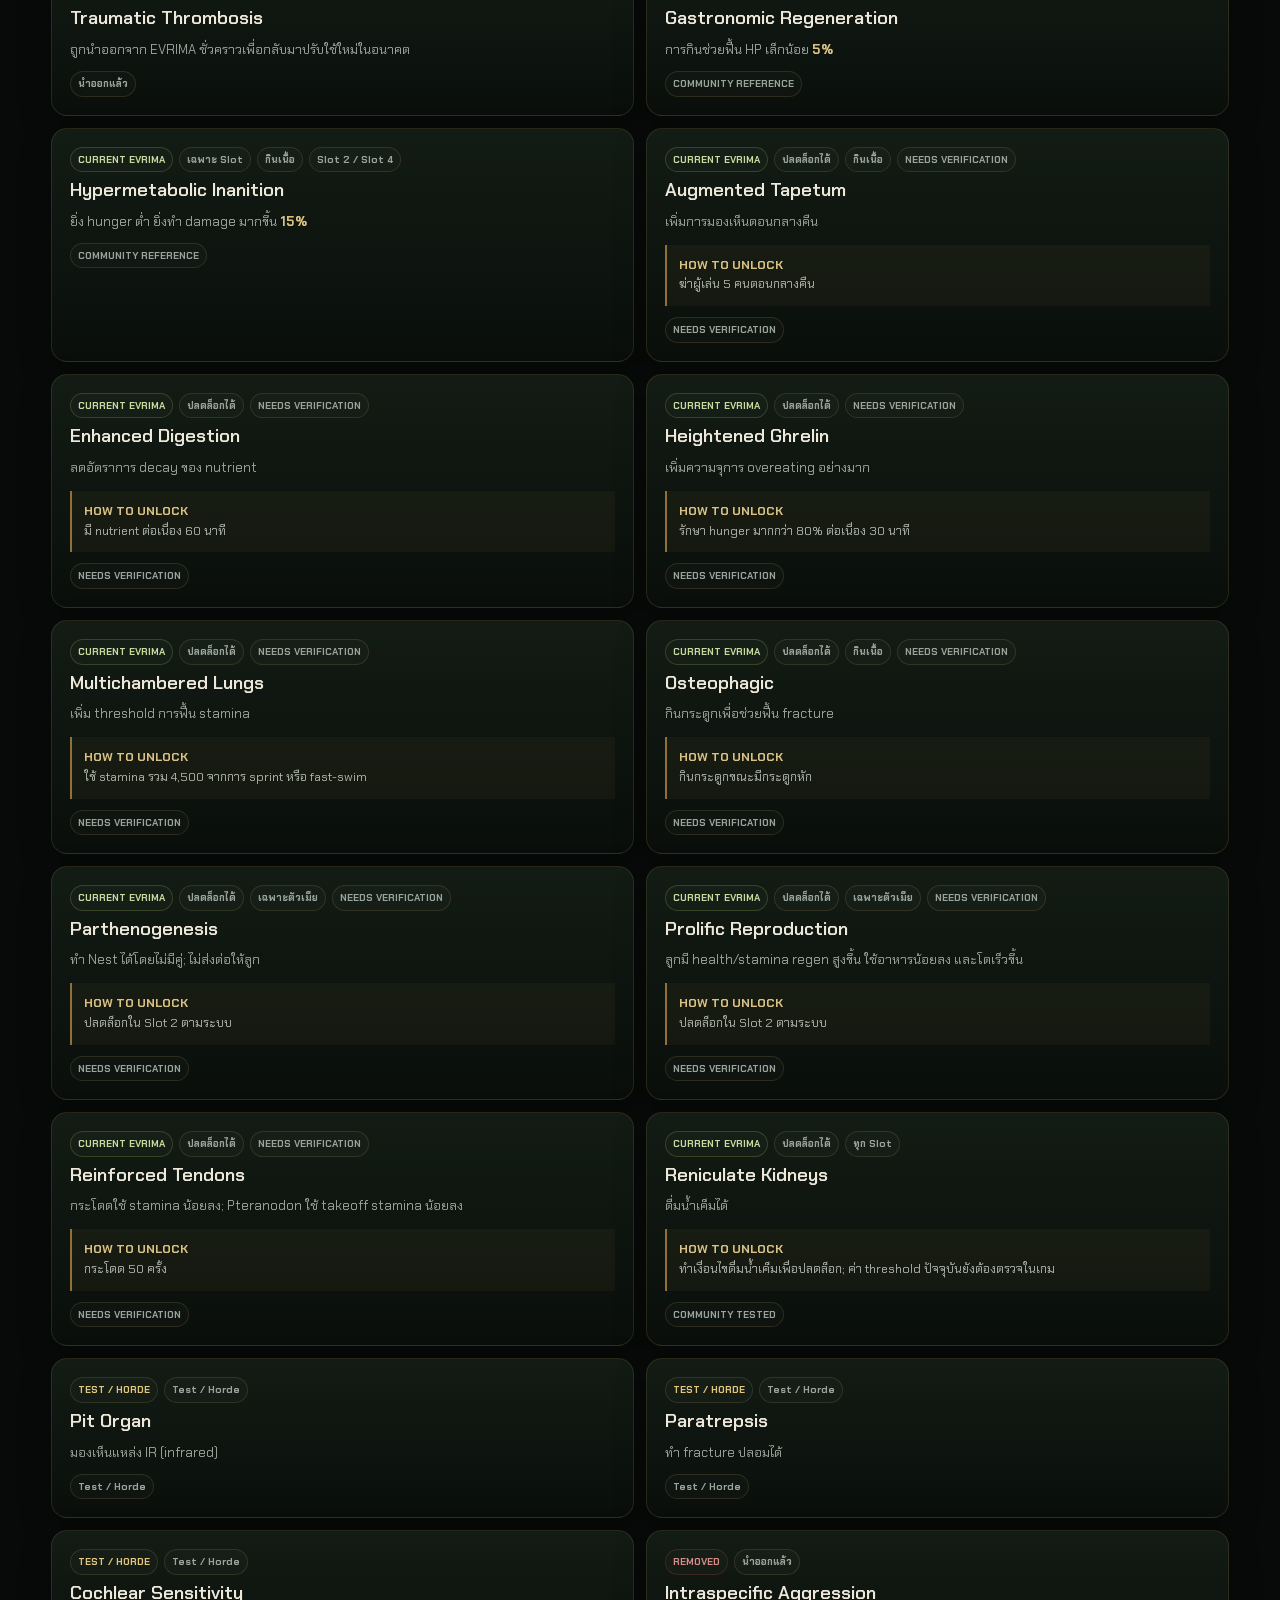
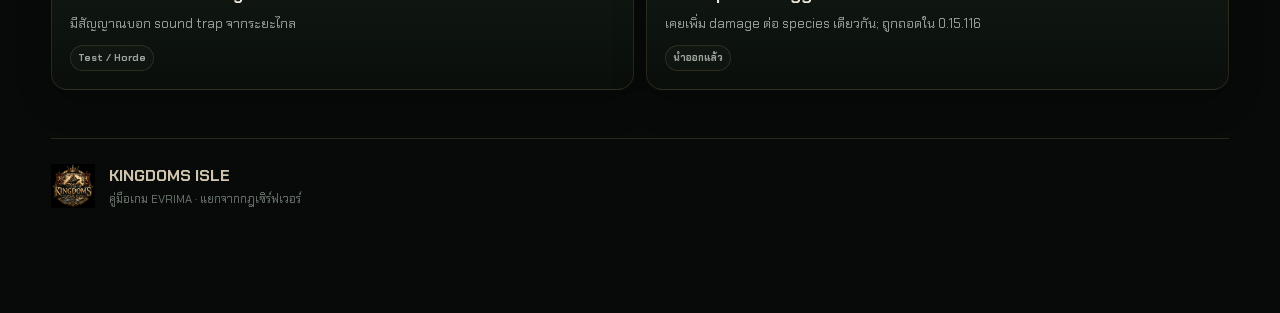
<file: mutations/index.html>
<!doctype html>
<html lang="th">
<head>
  <meta charset="utf-8">
  <meta name="viewport" content="width=device-width, initial-scale=1">
  <meta name="theme-color" content="#090c0a">
  <meta name="description" content="Current EVRIMA mutation database and unlock guide">
  <title>Mutation Database — Kingdoms Isle Game Guide</title>
  <link rel="preconnect" href="https://fonts.googleapis.com">
  <link rel="preconnect" href="https://fonts.gstatic.com" crossorigin>
  <link href="https://fonts.googleapis.com/css2?family=Chakra+Petch:wght@400;500;600;700&display=swap" rel="stylesheet">
  <link rel="stylesheet" href="/css/guide-v5.css">
</head>
<body data-page="mutations">
  <div class="shell" id="pageRoot">
    <header class="topbar">
      <a class="brand" href="/guide/" aria-label="Kingdoms Isle Game Guide">
        <img src="/assets/kingdoms-isle-logo-v13.jpg" alt="Kingdoms Isle logo">
        <span class="brand-copy"><strong>KINGDOMS ISLE</strong><small>EVRIMA FIELD CODEX</small></span>
      </a>
      <div class="top-actions">
        <a class="nav-pill" href="/guide/" data-ui="gameGuide">GAME GUIDE</a>
        <a class="nav-pill" href="/" data-ui="backRules">SERVER RULES</a>
        <div class="lang-switch" role="group" aria-label="Language">
          <button class="lang-btn active" data-lang="th" type="button">TH</button>
          <button class="lang-btn" data-lang="en" type="button">EN</button>
          <button class="lang-btn" data-lang="vi" type="button">VN</button>
        </div>
      </div>
    </header>
    <main>
      <div id="guideRoot"></div>
      <footer class="site-footer">
        <img src="/assets/kingdoms-isle-logo-v13.jpg" alt="" aria-hidden="true">
        <div><strong>KINGDOMS ISLE</strong><p data-ui="footerNote">EVRIMA Game Guide · Server Rules remain separate</p></div>
      </footer>
    </main>
  </div>
  <script src="/data/game-guide-v2.js"></script>
  <script src="/data/guide-content-v5.js"></script>
  <script src="/js/guide-v4.js"></script>
</body>
</html>
</file>
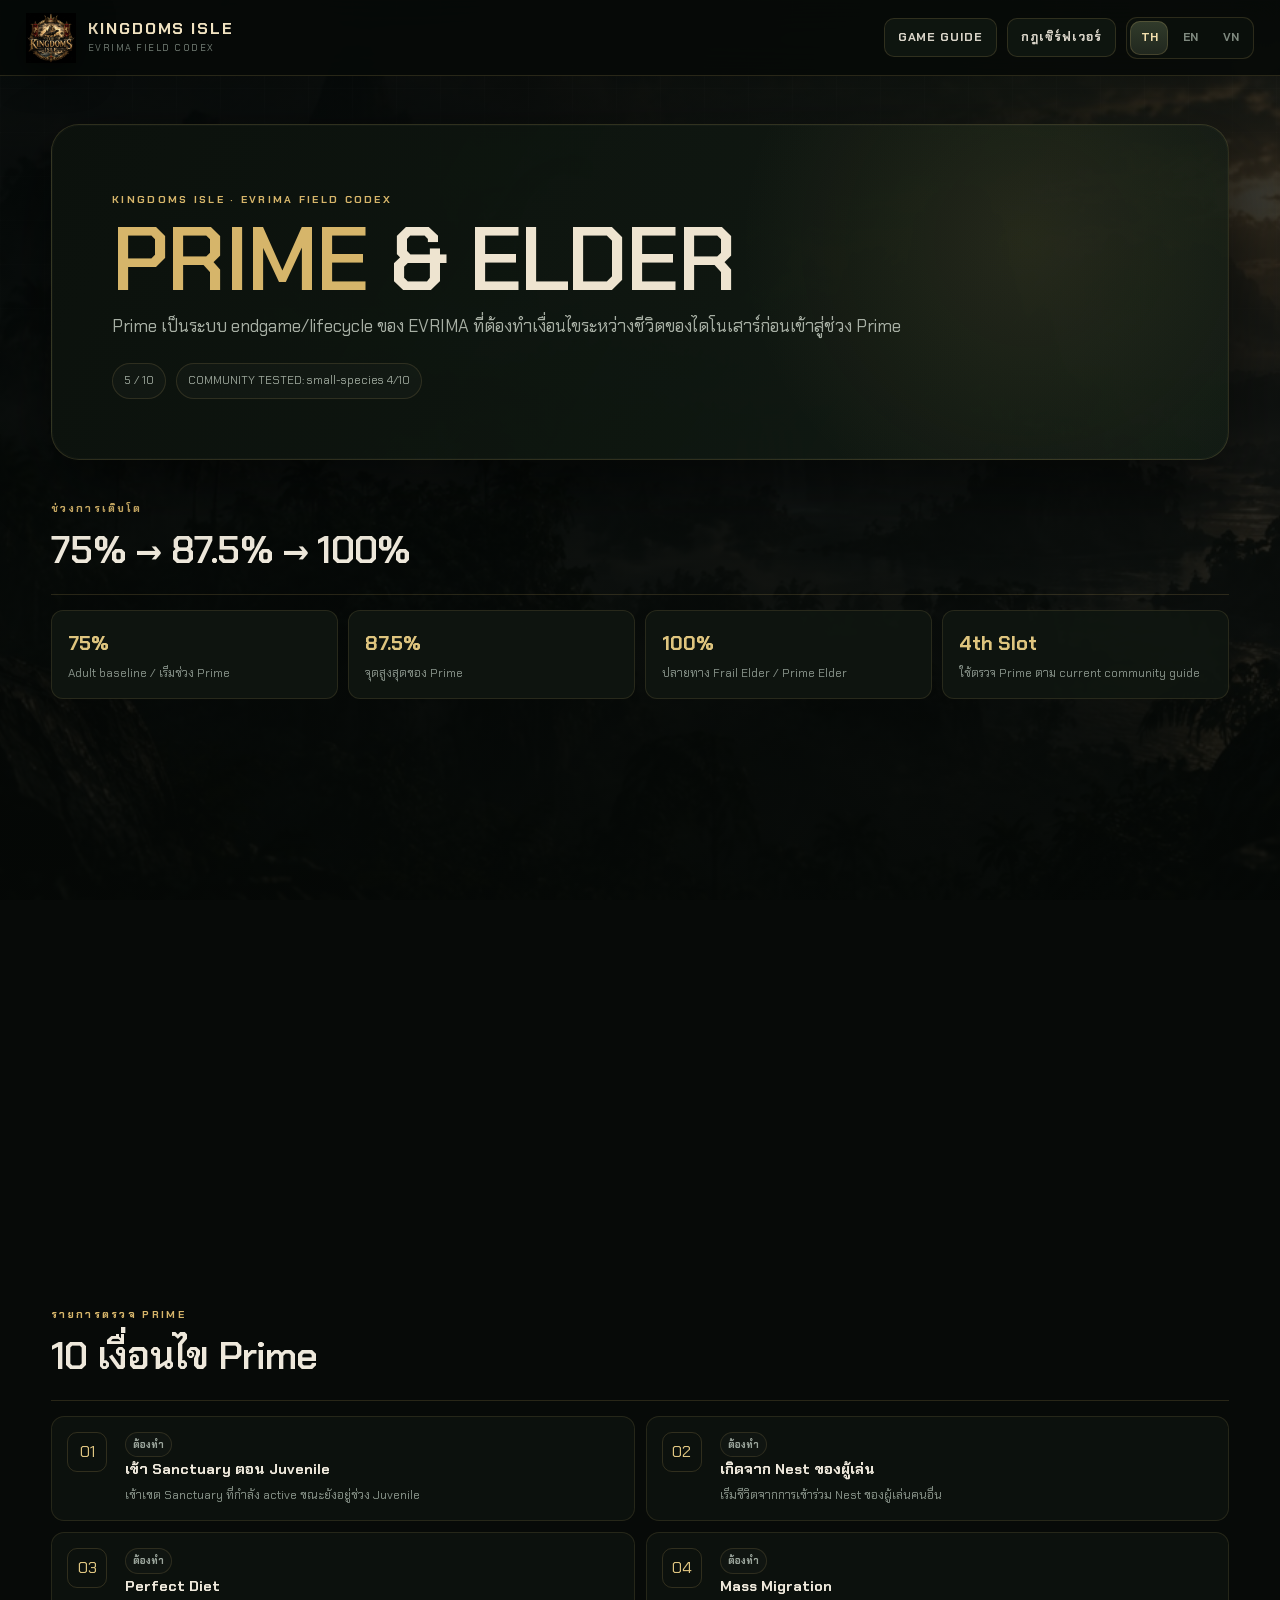
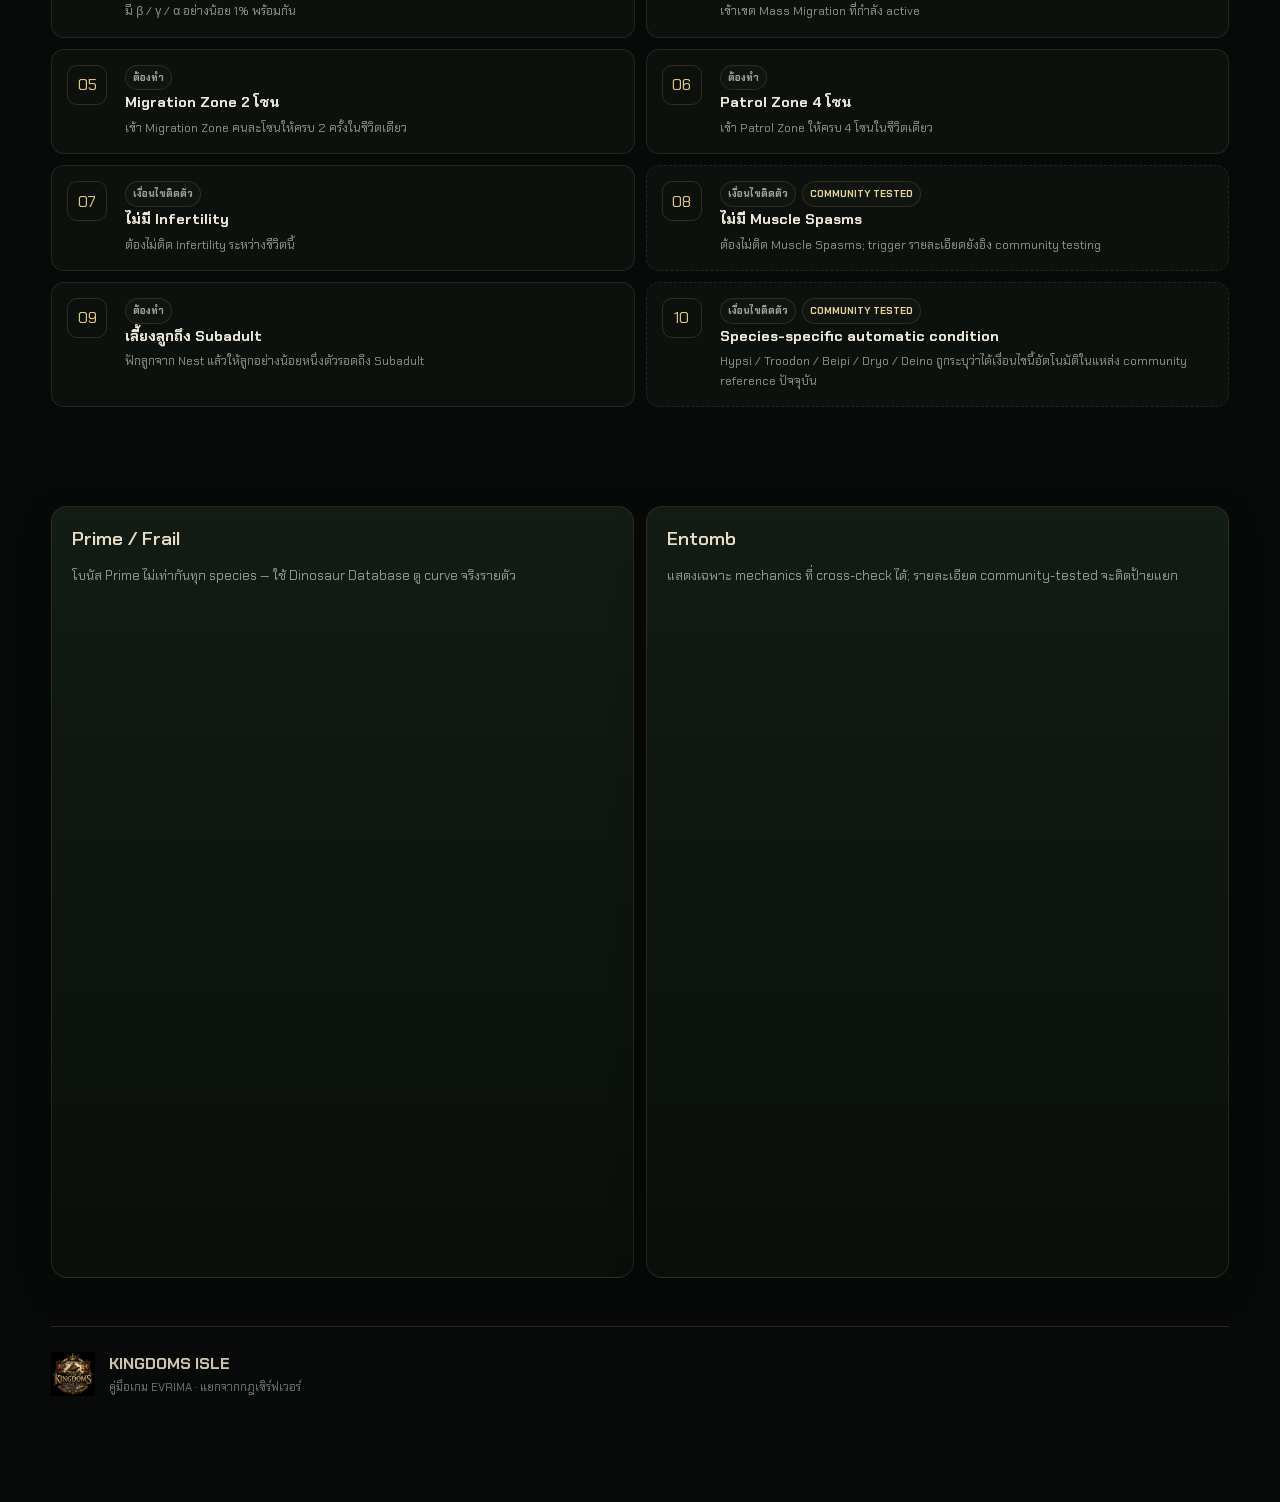
<file: prime/index.html>
<!doctype html>
<html lang="th">
<head>
  <meta charset="utf-8">
  <meta name="viewport" content="width=device-width, initial-scale=1">
  <meta name="theme-color" content="#090c0a">
  <meta name="description" content="Prime, Frail, Elder and Prime Elder guide">
  <title>Prime & Elder — Kingdoms Isle Game Guide</title>
  <link rel="preconnect" href="https://fonts.googleapis.com">
  <link rel="preconnect" href="https://fonts.gstatic.com" crossorigin>
  <link href="https://fonts.googleapis.com/css2?family=Chakra+Petch:wght@400;500;600;700&display=swap" rel="stylesheet">
  <link rel="stylesheet" href="/css/guide-v5.css">
</head>
<body data-page="prime">
  <div class="shell" id="pageRoot">
    <header class="topbar">
      <a class="brand" href="/guide/" aria-label="Kingdoms Isle Game Guide">
        <img src="/assets/kingdoms-isle-logo-v13.jpg" alt="Kingdoms Isle logo">
        <span class="brand-copy"><strong>KINGDOMS ISLE</strong><small>EVRIMA FIELD CODEX</small></span>
      </a>
      <div class="top-actions">
        <a class="nav-pill" href="/guide/" data-ui="gameGuide">GAME GUIDE</a>
        <a class="nav-pill" href="/" data-ui="backRules">SERVER RULES</a>
        <div class="lang-switch" role="group" aria-label="Language">
          <button class="lang-btn active" data-lang="th" type="button">TH</button>
          <button class="lang-btn" data-lang="en" type="button">EN</button>
          <button class="lang-btn" data-lang="vi" type="button">VN</button>
        </div>
      </div>
    </header>
    <main>
      <div id="guideRoot"></div>
      <footer class="site-footer">
        <img src="/assets/kingdoms-isle-logo-v13.jpg" alt="" aria-hidden="true">
        <div><strong>KINGDOMS ISLE</strong><p data-ui="footerNote">EVRIMA Game Guide · Server Rules remain separate</p></div>
      </footer>
    </main>
  </div>
  <script src="/data/game-guide-v2.js"></script>
  <script src="/data/guide-content-v5.js"></script>
  <script src="/js/guide-v4.js"></script>
</body>
</html>
</file>
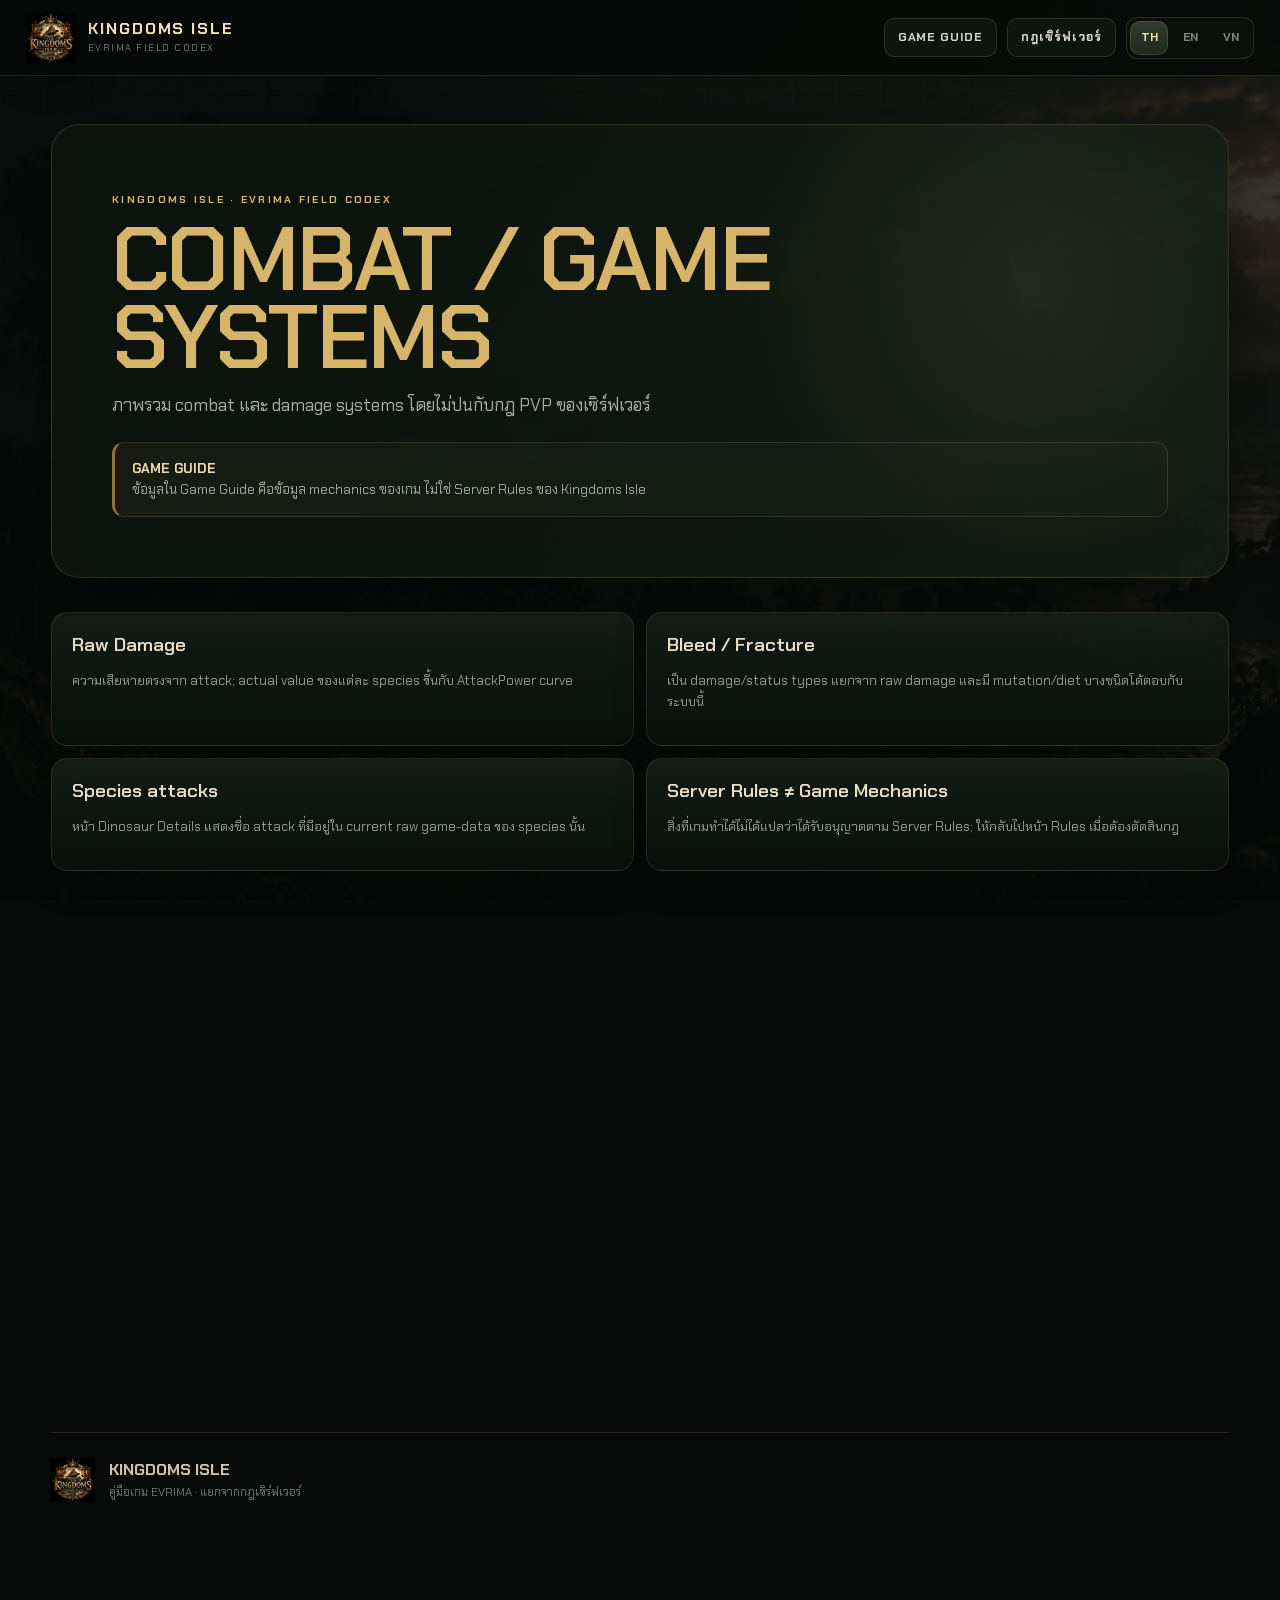
<file: guide/combat/index.html>
<!doctype html>
<html lang="th">
<head>
  <meta charset="utf-8">
  <meta name="viewport" content="width=device-width, initial-scale=1">
  <meta name="theme-color" content="#090c0a">
  <meta name="description" content="EVRIMA combat and game systems guide">
  <title>Combat & Game Systems — Kingdoms Isle Game Guide</title>
  <link rel="preconnect" href="https://fonts.googleapis.com">
  <link rel="preconnect" href="https://fonts.gstatic.com" crossorigin>
  <link href="https://fonts.googleapis.com/css2?family=Chakra+Petch:wght@400;500;600;700&display=swap" rel="stylesheet">
  <link rel="stylesheet" href="/css/guide-v5.css">
</head>
<body data-page="combat">
  <div class="shell" id="pageRoot">
    <header class="topbar">
      <a class="brand" href="/guide/" aria-label="Kingdoms Isle Game Guide">
        <img src="/assets/kingdoms-isle-logo-v13.jpg" alt="Kingdoms Isle logo">
        <span class="brand-copy"><strong>KINGDOMS ISLE</strong><small>EVRIMA FIELD CODEX</small></span>
      </a>
      <div class="top-actions">
        <a class="nav-pill" href="/guide/" data-ui="gameGuide">GAME GUIDE</a>
        <a class="nav-pill" href="/" data-ui="backRules">SERVER RULES</a>
        <div class="lang-switch" role="group" aria-label="Language">
          <button class="lang-btn active" data-lang="th" type="button">TH</button>
          <button class="lang-btn" data-lang="en" type="button">EN</button>
          <button class="lang-btn" data-lang="vi" type="button">VN</button>
        </div>
      </div>
    </header>
    <main>
      <div id="guideRoot"></div>
      <footer class="site-footer">
        <img src="/assets/kingdoms-isle-logo-v13.jpg" alt="" aria-hidden="true">
        <div><strong>KINGDOMS ISLE</strong><p data-ui="footerNote">EVRIMA Game Guide · Server Rules remain separate</p></div>
      </footer>
    </main>
  </div>
  <script src="/data/game-guide-v2.js"></script>
  <script src="/data/guide-content-v5.js"></script>
  <script src="/js/guide-v4.js"></script>
</body>
</html>
</file>
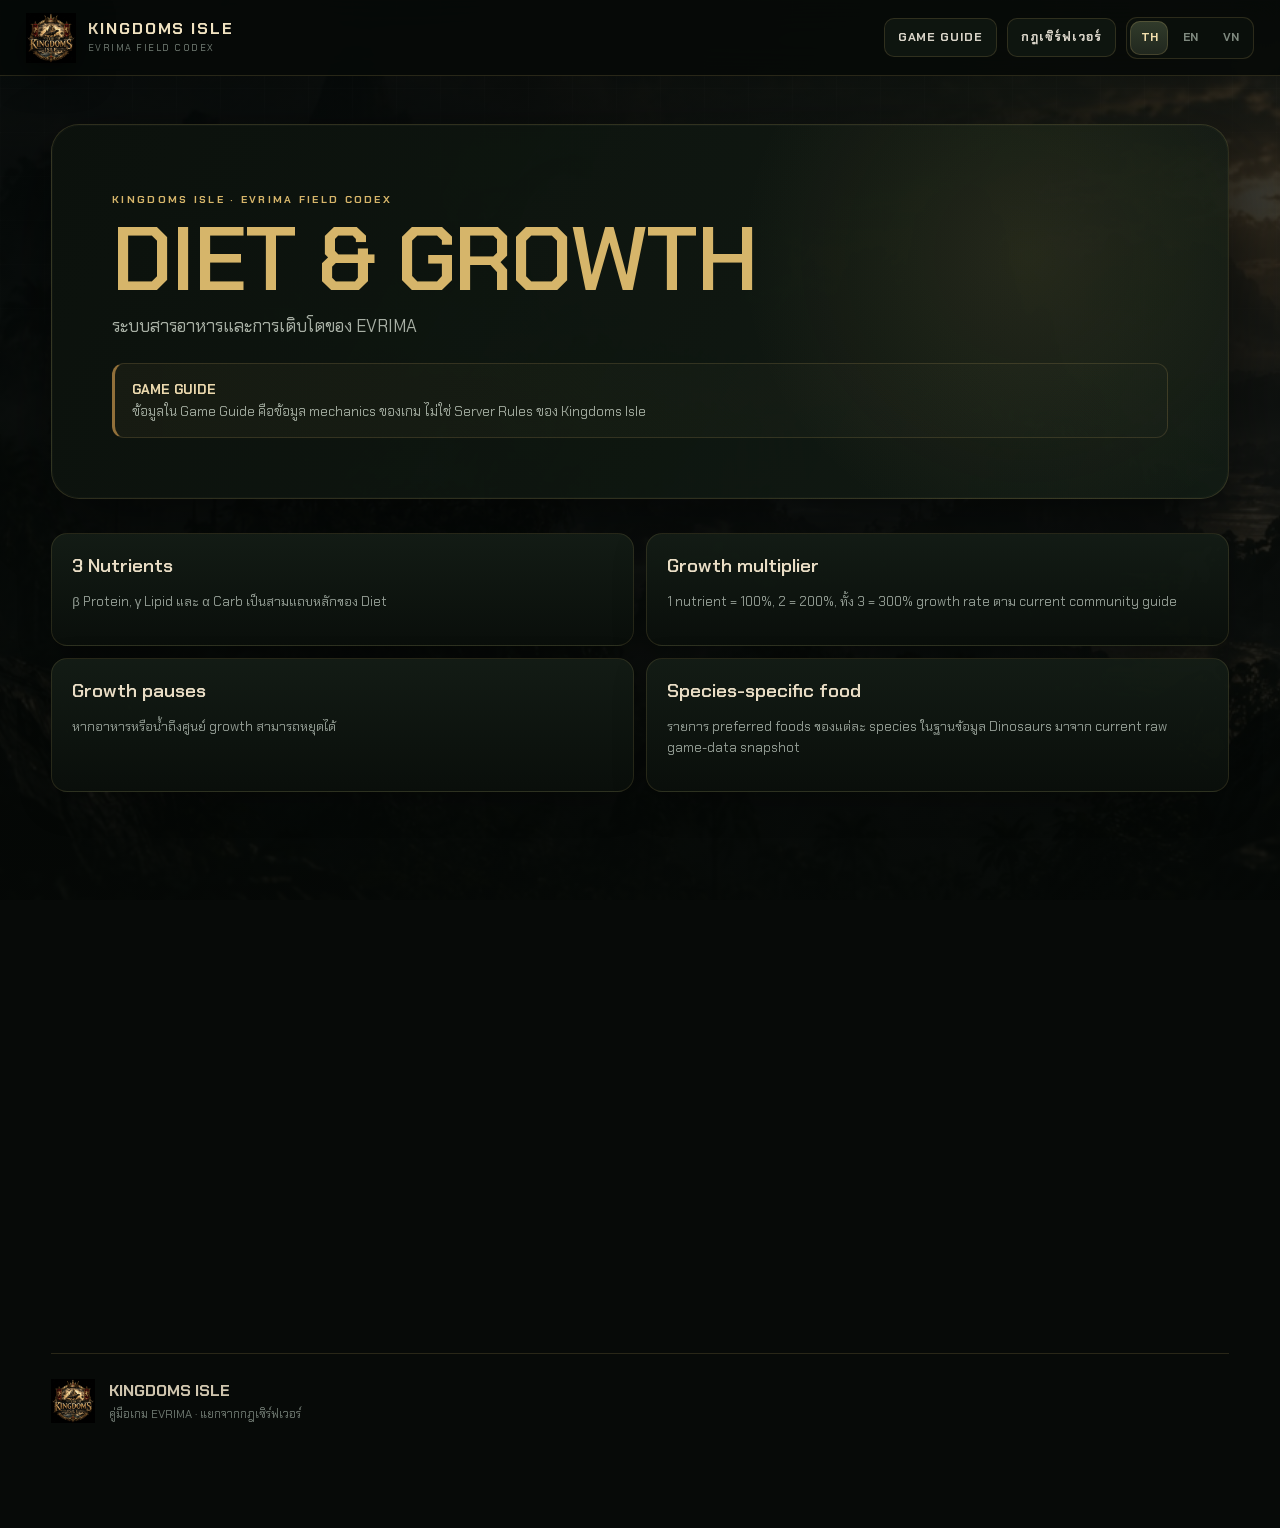
<file: guide/diet-growth/index.html>
<!doctype html>
<html lang="th">
<head>
  <meta charset="utf-8">
  <meta name="viewport" content="width=device-width, initial-scale=1">
  <meta name="theme-color" content="#090c0a">
  <meta name="description" content="EVRIMA diet, nutrients and growth guide">
  <title>Diet & Growth — Kingdoms Isle Game Guide</title>
  <link rel="preconnect" href="https://fonts.googleapis.com">
  <link rel="preconnect" href="https://fonts.gstatic.com" crossorigin>
  <link href="https://fonts.googleapis.com/css2?family=Chakra+Petch:wght@400;500;600;700&display=swap" rel="stylesheet">
  <link rel="stylesheet" href="/css/guide-v5.css">
</head>
<body data-page="diet-growth">
  <div class="shell" id="pageRoot">
    <header class="topbar">
      <a class="brand" href="/guide/" aria-label="Kingdoms Isle Game Guide">
        <img src="/assets/kingdoms-isle-logo-v13.jpg" alt="Kingdoms Isle logo">
        <span class="brand-copy"><strong>KINGDOMS ISLE</strong><small>EVRIMA FIELD CODEX</small></span>
      </a>
      <div class="top-actions">
        <a class="nav-pill" href="/guide/" data-ui="gameGuide">GAME GUIDE</a>
        <a class="nav-pill" href="/" data-ui="backRules">SERVER RULES</a>
        <div class="lang-switch" role="group" aria-label="Language">
          <button class="lang-btn active" data-lang="th" type="button">TH</button>
          <button class="lang-btn" data-lang="en" type="button">EN</button>
          <button class="lang-btn" data-lang="vi" type="button">VN</button>
        </div>
      </div>
    </header>
    <main>
      <div id="guideRoot"></div>
      <footer class="site-footer">
        <img src="/assets/kingdoms-isle-logo-v13.jpg" alt="" aria-hidden="true">
        <div><strong>KINGDOMS ISLE</strong><p data-ui="footerNote">EVRIMA Game Guide · Server Rules remain separate</p></div>
      </footer>
    </main>
  </div>
  <script src="/data/game-guide-v2.js"></script>
  <script src="/data/guide-content-v5.js"></script>
  <script src="/js/guide-v4.js"></script>
</body>
</html>
</file>
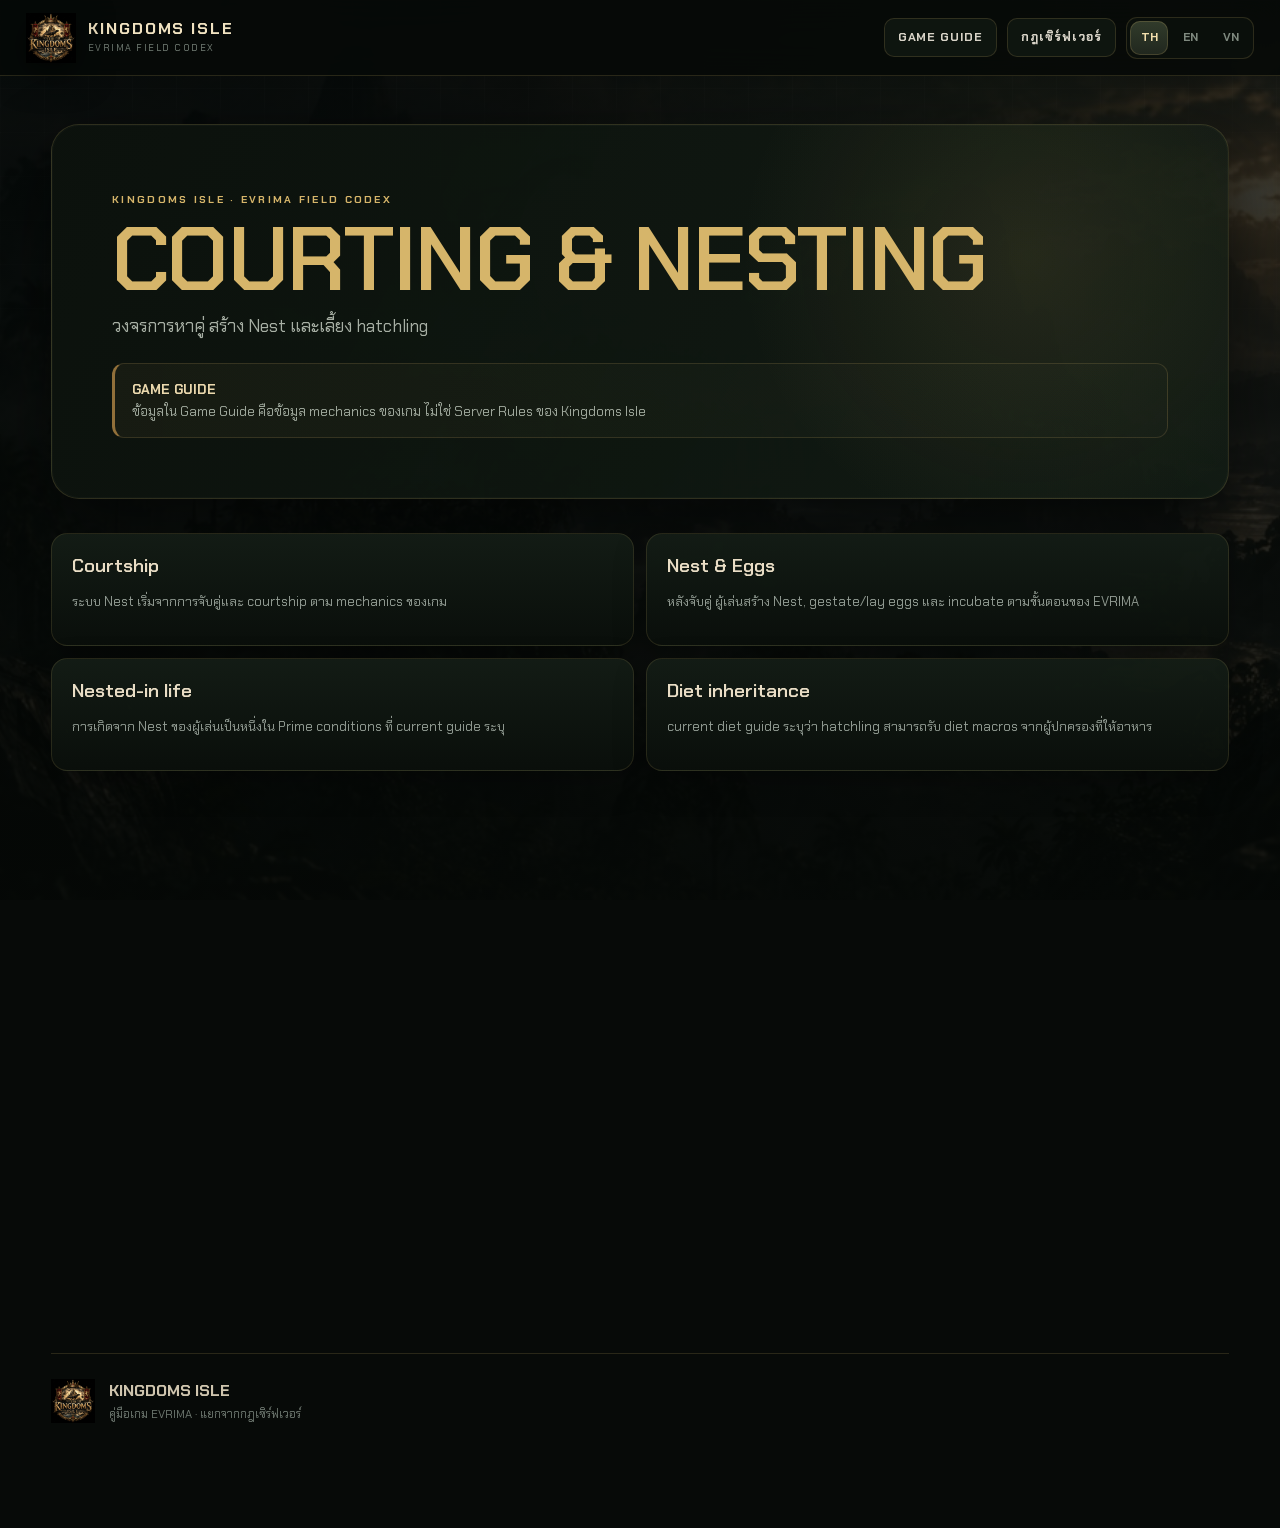
<file: guide/nesting/index.html>
<!doctype html>
<html lang="th">
<head>
  <meta charset="utf-8">
  <meta name="viewport" content="width=device-width, initial-scale=1">
  <meta name="theme-color" content="#090c0a">
  <meta name="description" content="EVRIMA courting and nesting guide">
  <title>Nesting — Kingdoms Isle Game Guide</title>
  <link rel="preconnect" href="https://fonts.googleapis.com">
  <link rel="preconnect" href="https://fonts.gstatic.com" crossorigin>
  <link href="https://fonts.googleapis.com/css2?family=Chakra+Petch:wght@400;500;600;700&display=swap" rel="stylesheet">
  <link rel="stylesheet" href="/css/guide-v5.css">
</head>
<body data-page="nesting">
  <div class="shell" id="pageRoot">
    <header class="topbar">
      <a class="brand" href="/guide/" aria-label="Kingdoms Isle Game Guide">
        <img src="/assets/kingdoms-isle-logo-v13.jpg" alt="Kingdoms Isle logo">
        <span class="brand-copy"><strong>KINGDOMS ISLE</strong><small>EVRIMA FIELD CODEX</small></span>
      </a>
      <div class="top-actions">
        <a class="nav-pill" href="/guide/" data-ui="gameGuide">GAME GUIDE</a>
        <a class="nav-pill" href="/" data-ui="backRules">SERVER RULES</a>
        <div class="lang-switch" role="group" aria-label="Language">
          <button class="lang-btn active" data-lang="th" type="button">TH</button>
          <button class="lang-btn" data-lang="en" type="button">EN</button>
          <button class="lang-btn" data-lang="vi" type="button">VN</button>
        </div>
      </div>
    </header>
    <main>
      <div id="guideRoot"></div>
      <footer class="site-footer">
        <img src="/assets/kingdoms-isle-logo-v13.jpg" alt="" aria-hidden="true">
        <div><strong>KINGDOMS ISLE</strong><p data-ui="footerNote">EVRIMA Game Guide · Server Rules remain separate</p></div>
      </footer>
    </main>
  </div>
  <script src="/data/game-guide-v2.js"></script>
  <script src="/data/guide-content-v5.js"></script>
  <script src="/js/guide-v4.js"></script>
</body>
</html>
</file>
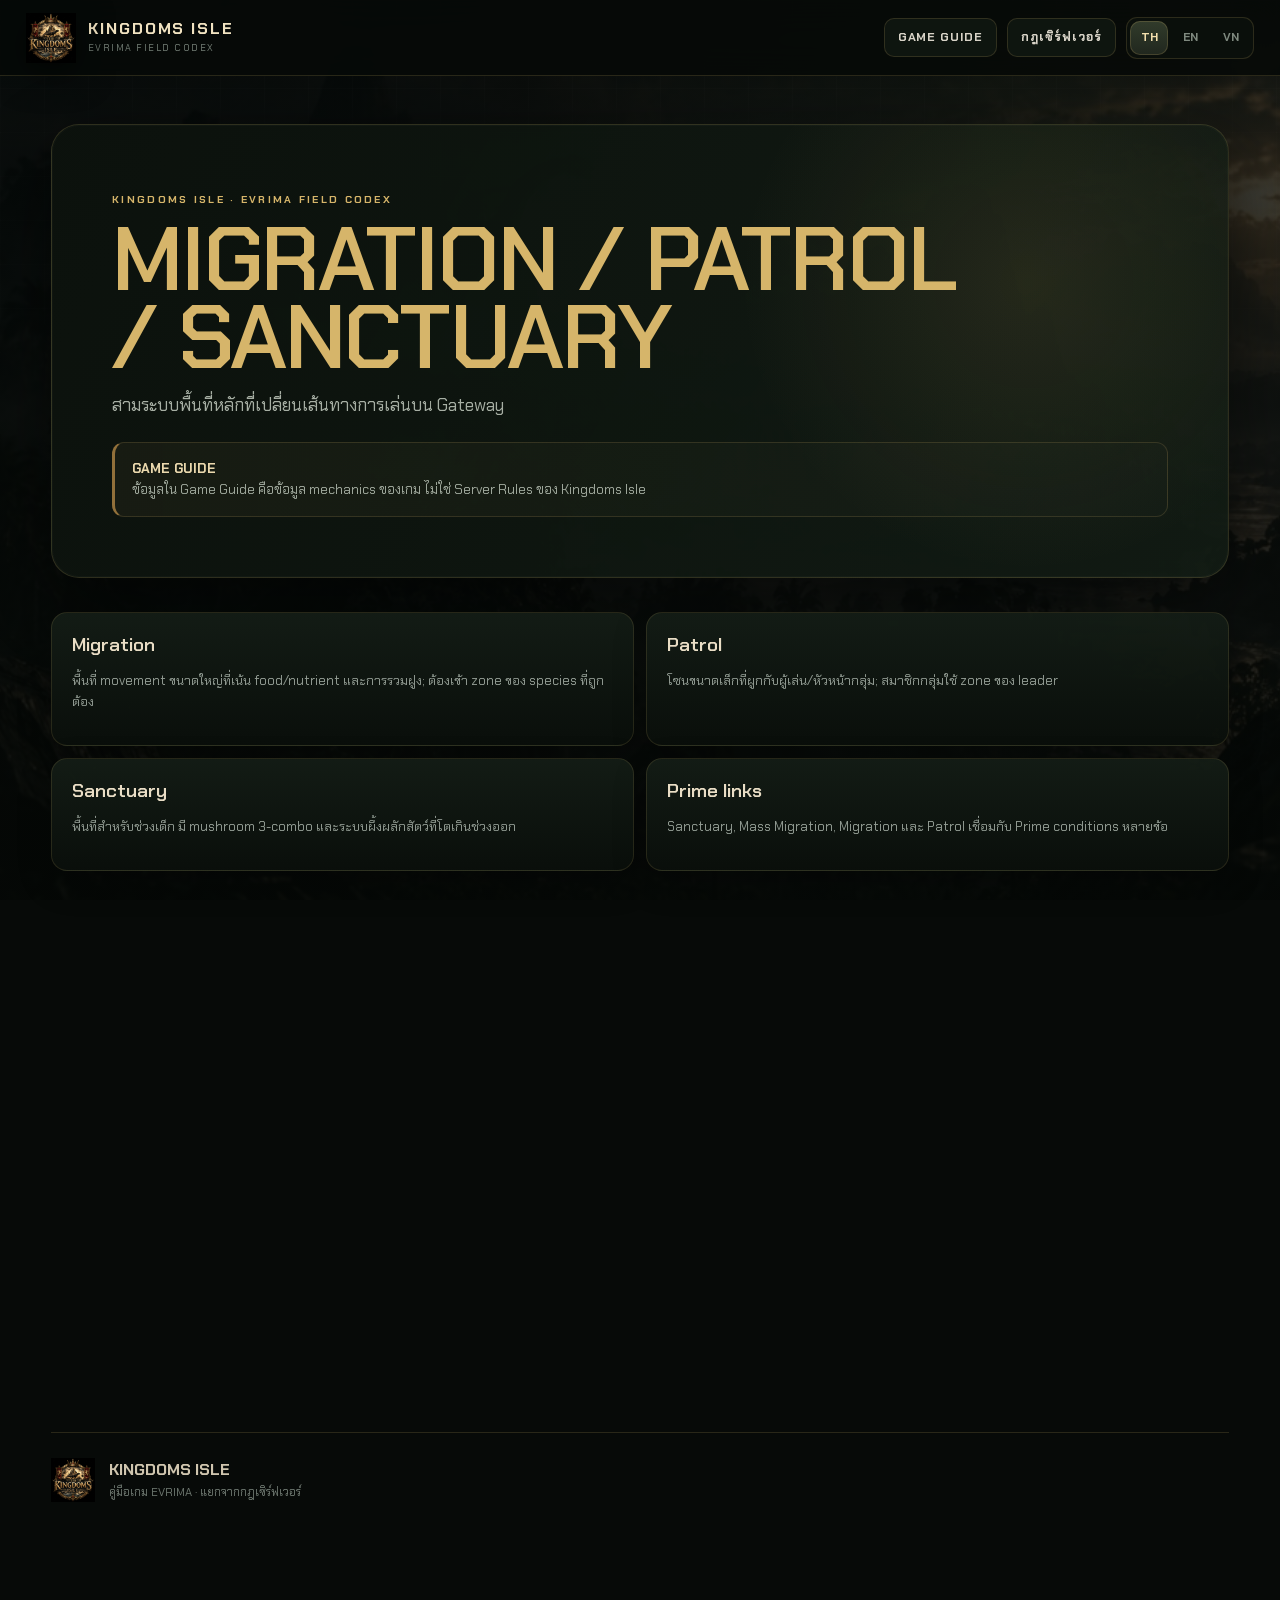
<file: guide/zones/index.html>
<!doctype html>
<html lang="th">
<head>
  <meta charset="utf-8">
  <meta name="viewport" content="width=device-width, initial-scale=1">
  <meta name="theme-color" content="#090c0a">
  <meta name="description" content="EVRIMA migration, patrol and sanctuary guide">
  <title>Migration, Patrol & Sanctuary — Kingdoms Isle Game Guide</title>
  <link rel="preconnect" href="https://fonts.googleapis.com">
  <link rel="preconnect" href="https://fonts.gstatic.com" crossorigin>
  <link href="https://fonts.googleapis.com/css2?family=Chakra+Petch:wght@400;500;600;700&display=swap" rel="stylesheet">
  <link rel="stylesheet" href="/css/guide-v5.css">
</head>
<body data-page="zones">
  <div class="shell" id="pageRoot">
    <header class="topbar">
      <a class="brand" href="/guide/" aria-label="Kingdoms Isle Game Guide">
        <img src="/assets/kingdoms-isle-logo-v13.jpg" alt="Kingdoms Isle logo">
        <span class="brand-copy"><strong>KINGDOMS ISLE</strong><small>EVRIMA FIELD CODEX</small></span>
      </a>
      <div class="top-actions">
        <a class="nav-pill" href="/guide/" data-ui="gameGuide">GAME GUIDE</a>
        <a class="nav-pill" href="/" data-ui="backRules">SERVER RULES</a>
        <div class="lang-switch" role="group" aria-label="Language">
          <button class="lang-btn active" data-lang="th" type="button">TH</button>
          <button class="lang-btn" data-lang="en" type="button">EN</button>
          <button class="lang-btn" data-lang="vi" type="button">VN</button>
        </div>
      </div>
    </header>
    <main>
      <div id="guideRoot"></div>
      <footer class="site-footer">
        <img src="/assets/kingdoms-isle-logo-v13.jpg" alt="" aria-hidden="true">
        <div><strong>KINGDOMS ISLE</strong><p data-ui="footerNote">EVRIMA Game Guide · Server Rules remain separate</p></div>
      </footer>
    </main>
  </div>
  <script src="/data/game-guide-v2.js"></script>
  <script src="/data/guide-content-v5.js"></script>
  <script src="/js/guide-v4.js"></script>
</body>
</html>
</file>
<file: css/style-v52.css>
﻿:root{
  --bg:#080b09;--bg-2:#0d120f;--panel:#111813;--panel-2:#161f18;--panel-3:#1b251d;
  --ink:#f2eee2;--muted:#a9ad9f;--gold:#d6b56a;--gold-2:#9d7b3f;--bronze:#6e5635;
  --green:#7e9f45;--green-2:#34482a;--red:#8e3b35;--line:rgba(215,190,128,.16);
  --shadow:0 18px 60px rgba(0,0,0,.38);--radius:20px;--sidebar:270px
}
*{box-sizing:border-box}
html{scroll-behavior:smooth}
body{margin:0;background:
  radial-gradient(circle at 75% 0%,rgba(67,90,47,.14),transparent 32rem),
  linear-gradient(180deg,#090c0a 0%,#070907 100%);
  color:var(--ink);font-family:Inter,Segoe UI,Tahoma,Arial,sans-serif;line-height:1.65;overflow-x:hidden}
button,input{font:inherit}button{color:inherit}a{color:inherit}
::selection{background:rgba(214,181,106,.28);color:#fff}
.skip-link{position:fixed;left:16px;top:-80px;z-index:999;background:var(--gold);color:#111;padding:10px 14px;border-radius:10px;text-decoration:none;font-weight:800}
.skip-link:focus{top:16px}
.site-shell{min-height:100vh}
.topbar{position:fixed;z-index:100;top:0;left:0;right:0;height:76px;display:flex;align-items:center;justify-content:space-between;padding:0 26px;background:rgba(7,10,8,.86);backdrop-filter:blur(16px);border-bottom:1px solid var(--line)}
.brand{display:flex;align-items:center;gap:12px;text-decoration:none;min-width:230px}
.brand-mark{width:52px;height:52px;display:grid;place-items:center}
.brand img{width:52px;height:52px;object-fit:contain;filter:drop-shadow(0 6px 14px rgba(0,0,0,.45))}
.brand-copy{display:grid;line-height:1.08}
.brand-copy strong{font-family:Georgia,'Times New Roman',serif;letter-spacing:.12em;font-size:.95rem;color:#f1e4c4}
.brand-copy small{margin-top:6px;color:#7f897d;letter-spacing:.16em;font-size:.58rem}
.top-actions{display:flex;align-items:center;gap:10px}
.search-wrap{display:flex;align-items:center;gap:10px;width:min(390px,34vw);height:44px;padding:0 11px;border:1px solid var(--line);border-radius:12px;background:rgba(255,255,255,.035);transition:.2s ease}
.search-wrap:focus-within{border-color:rgba(214,181,106,.6);box-shadow:0 0 0 3px rgba(214,181,106,.08)}
.search-wrap>span{color:var(--gold);font-size:1.2rem}
.search-wrap input{min-width:0;flex:1;border:0;outline:0;background:transparent;color:var(--ink)}
.search-wrap input::placeholder{color:#70786f}
.search-wrap kbd{padding:2px 7px;border:1px solid rgba(255,255,255,.1);border-radius:6px;color:#737c72;background:#0b0f0c;font-size:.7rem}
.lang-switch{display:flex;border:1px solid var(--line);background:#0b100c;border-radius:11px;padding:3px}
.lang-btn{border:0;background:transparent;color:#7f887d;min-width:39px;height:34px;border-radius:8px;cursor:pointer;font-size:.76rem;font-weight:800;letter-spacing:.08em}
.lang-btn:hover{color:#fff}.lang-btn.active{background:linear-gradient(180deg,#2f3828,#20271d);color:#f1dfb6;box-shadow:inset 0 0 0 1px rgba(214,181,106,.2)}
.icon-btn{border:1px solid var(--line);background:#111713;border-radius:10px;cursor:pointer}.menu-btn{display:none;width:42px;height:42px}
.sidebar{position:fixed;z-index:70;top:76px;bottom:0;left:0;width:var(--sidebar);padding:24px 14px 16px;background:linear-gradient(180deg,rgba(12,18,14,.985),rgba(7,11,8,.99));border-right:1px solid rgba(214,181,106,.09);overflow:auto;scrollbar-width:thin;scrollbar-color:transparent transparent}
.sidebar:hover{scrollbar-color:#3f4c38 transparent}
.sidebar::-webkit-scrollbar{width:4px}
.sidebar::-webkit-scrollbar-track{background:transparent}
.sidebar::-webkit-scrollbar-thumb{background:transparent;border-radius:999px}
.sidebar:hover::-webkit-scrollbar-thumb{background:#3f4c38}
.sidebar-intro{padding:2px 12px 20px;margin-bottom:8px;border-bottom:1px solid rgba(255,255,255,.045);display:grid}
.eyebrow{font-size:.66rem;letter-spacing:.24em;font-weight:900;color:var(--gold)}
.sidebar-intro strong{margin-top:9px;font-family:Georgia,'Times New Roman',serif;font-size:1.5rem;letter-spacing:.01em;color:#eee8d9}
.sidebar-intro small{margin-top:3px;color:#626c63;font-size:.73rem}
.category-nav{display:grid;gap:3px;padding:8px 0 12px}
.nav-link{position:relative;display:grid;grid-template-columns:38px minmax(0,1fr);align-items:center;gap:11px;width:100%;min-height:58px;border:1px solid transparent;border-radius:11px;background:transparent;padding:8px 10px;text-align:left;cursor:pointer;color:#929b91;transition:background .18s ease,border-color .18s ease,color .18s ease,transform .18s ease}
.nav-link:before{content:"";position:absolute;left:-1px;top:13px;bottom:13px;width:2px;border-radius:3px;background:transparent;transition:.18s ease}
.nav-link:hover{background:rgba(255,255,255,.025);color:#ddd8cc}
.nav-link:hover .nav-icon{border-color:rgba(214,181,106,.18);background:#1b241d;filter:saturate(1.2) brightness(1.12)}
.nav-link.active{background:linear-gradient(90deg,rgba(214,181,106,.075),rgba(126,159,69,.025) 72%,transparent);border-color:rgba(214,181,106,.12);color:#f0e7d3}
.nav-link.active:before{background:var(--gold);box-shadow:0 0 10px rgba(214,181,106,.32)}
.nav-link.active .nav-icon{background:linear-gradient(145deg,#2b3128,#171d18);border-color:rgba(214,181,106,.28);box-shadow:inset 0 0 14px rgba(214,181,106,.04),0 0 10px rgba(214,181,106,.08)}
.nav-icon{width:38px;height:38px;border-radius:10px;display:grid;place-items:center;background:linear-gradient(180deg,#182019,#101612);border:1px solid rgba(214,181,106,.10);font-size:1.08rem;filter:saturate(1.15) brightness(1.08);box-shadow:inset 0 0 10px rgba(255,255,255,.02);transition:.18s ease}
.nav-copy{min-width:0;display:grid;line-height:1.22}
.nav-copy strong{font-size:.82rem;font-weight:750;color:inherit;display:-webkit-box;-webkit-line-clamp:2;-webkit-box-orient:vertical;overflow:hidden}
.nav-copy small{display:flex;align-items:center;gap:5px;min-width:0;margin-top:5px;font-size:.68rem;color:#7f897f;letter-spacing:.02em;line-height:1.35;white-space:nowrap;overflow:hidden;text-overflow:ellipsis}
.nav-copy small b{font-weight:900;color:#9aa597;letter-spacing:.05em}
.nav-copy small span{color:#3f4841}
.sidebar-footer{position:sticky;bottom:-16px;margin-top:10px;padding:18px 11px 10px;background:linear-gradient(180deg,transparent,#080c09 32%);font-size:.6rem;letter-spacing:.16em;color:#566158}
.status-dot{display:inline-block;width:7px;height:7px;border-radius:50%;background:#7f9d4b;box-shadow:0 0 10px rgba(127,157,75,.7);margin-right:8px}
.content{margin-left:var(--sidebar);padding-top:76px;min-width:0}
.hero{position:relative;min-height:520px;padding:58px clamp(24px,5vw,72px) 46px;overflow:hidden;border-bottom:1px solid var(--line);background:
  radial-gradient(circle at 76% 45%,rgba(108,130,61,.13),transparent 21rem),
  linear-gradient(100deg,#0a0e0b 0%,#0b100d 48%,#121912 100%)}
.hero:before{content:"";position:absolute;inset:0;background:
  linear-gradient(rgba(255,255,255,.012) 1px,transparent 1px),
  linear-gradient(90deg,rgba(255,255,255,.012) 1px,transparent 1px);background-size:38px 38px;mask-image:linear-gradient(to right,transparent,black 55%,transparent)}
.hero-noise{position:absolute;inset:0;pointer-events:none;opacity:.11;background-image:url("data:image/svg+xml,%3Csvg viewBox='0 0 180 180' xmlns='http://www.w3.org/2000/svg'%3E%3Cfilter id='n'%3E%3CfeTurbulence type='fractalNoise' baseFrequency='.9' numOctaves='3' stitchTiles='stitch'/%3E%3C/filter%3E%3Crect width='100%25' height='100%25' filter='url(%23n)' opacity='.15'/%3E%3C/svg%3E")}
.hero-grid{position:relative;z-index:2;display:grid;grid-template-columns:minmax(0,1.2fr) minmax(280px,.8fr);gap:34px;align-items:center;max-width:1400px;margin:0 auto}
.hero h1{margin:10px 0 14px;font-family:Georgia,'Times New Roman',serif;font-size:clamp(3.5rem,7vw,7.4rem);line-height:.8;letter-spacing:-.05em;color:#e8e0cf;text-shadow:0 8px 32px rgba(0,0,0,.55)}
.hero h1 span{display:block;color:var(--gold);font-size:.72em;letter-spacing:.05em}
.hero-lead{max-width:720px;margin:24px 0 0;color:#aeb3a8;font-size:1.06rem}
.hero-notice{display:flex;gap:14px;align-items:flex-start;max-width:680px;margin-top:26px;padding:16px 18px;border:1px solid rgba(214,181,106,.16);border-left:3px solid var(--gold-2);border-radius:12px;background:linear-gradient(90deg,rgba(214,181,106,.055),rgba(255,255,255,.015))}
.notice-mark{color:var(--gold);font-size:1.35rem}.hero-notice strong{display:block;font-size:.88rem;color:#e7dcc3}.hero-notice p{margin:4px 0 0;color:#828a80;font-size:.82rem}
.hero-stats{display:grid;grid-template-columns:repeat(3,minmax(0,1fr));gap:16px;margin-top:30px;max-width:560px}.hero-stats>div{position:relative;display:flex;flex-direction:column;align-items:flex-start;justify-content:center;min-height:88px;padding:16px 18px 15px;border:1px solid rgba(214,181,106,.12);border-radius:14px;background:linear-gradient(180deg,rgba(255,255,255,.02),rgba(255,255,255,.008)),linear-gradient(90deg,rgba(67,90,47,.08),transparent 65%);box-shadow:inset 0 0 0 1px rgba(255,255,255,.015);overflow:hidden}.hero-stats>div:before{content:"";position:absolute;left:0;top:14px;bottom:14px;width:3px;border-radius:999px;background:linear-gradient(180deg,rgba(214,181,106,.9),rgba(126,159,69,.45))}
.hero-stats strong{display:block;margin:0;font-family:Georgia,'Times New Roman',serif;font-size:1.95rem;line-height:1;color:#edd79d;font-variant-numeric:tabular-nums;letter-spacing:0;white-space:nowrap}.hero-stats span{display:block;margin-top:8px;font-size:.68rem;font-weight:700;line-height:1.2;letter-spacing:.08em;color:#7c8779;text-transform:uppercase;white-space:nowrap}
.hero-emblem{position:relative;min-height:400px;display:grid;place-items:center}.hero-emblem img{position:relative;z-index:2;width:min(440px,95%);aspect-ratio:1;object-fit:contain;filter:drop-shadow(0 30px 55px rgba(0,0,0,.6));opacity:.95}
.emblem-halo{position:absolute;width:70%;aspect-ratio:1;border-radius:50%;background:radial-gradient(circle,rgba(214,181,106,.16),rgba(71,95,49,.08) 38%,transparent 70%);filter:blur(8px)}
.quick-strip{display:grid;grid-template-columns:repeat(4,1fr);gap:1px;background:var(--line);border-bottom:1px solid var(--line)}
.quick-card{display:flex;align-items:center;gap:13px;padding:18px 22px;border:0;background:#0d120f;cursor:pointer;text-align:left;transition:.2s}.quick-card:hover{background:#141b15}
.quick-card>span{font-size:1.45rem;filter:saturate(.7)}.quick-card div{display:grid}.quick-card small{color:#667066;font-size:.61rem;letter-spacing:.14em}.quick-card strong{font-size:.84rem;color:#d7d3c8}
.toolbar-mobile{display:none}
.rules-root{max-width:1180px;margin:0 auto;padding:40px clamp(20px,4vw,54px) 70px}
.rule-section{scroll-margin-top:96px;margin-bottom:44px}
.section-heading{display:flex;justify-content:space-between;gap:20px;align-items:flex-end;margin-bottom:14px;padding-bottom:14px;border-bottom:1px solid var(--line)}
.section-heading-main{display:flex;gap:14px;align-items:center}.section-number{font-family:Georgia,'Times New Roman',serif;color:#5e675d;font-size:.85rem}
.section-heading h2{margin:0;font-family:Georgia,'Times New Roman',serif;font-size:clamp(1.75rem,3vw,2.55rem);font-weight:600;color:#ede5d4}
.section-heading p{margin:7px 0 0;color:#b2baae;font-size:.9rem;font-weight:900;letter-spacing:.015em;line-height:1.45;text-shadow:0 0 1px rgba(255,255,255,.12)}
.anchor-btn{flex:0 0 auto;width:44px;height:44px;display:grid;place-items:center;border:1px solid rgba(214,181,106,.20);background:radial-gradient(circle at 35% 28%,rgba(214,181,106,.08),transparent 52%),linear-gradient(180deg,#151c16,#0b100c);color:#a9b0a6;border-radius:13px;padding:0;cursor:pointer;box-shadow:inset 0 0 0 1px rgba(255,255,255,.018),0 8px 22px rgba(0,0,0,.18);transition:transform .18s ease,border-color .18s ease,color .18s ease,box-shadow .18s ease}.anchor-btn svg{width:19px;height:19px;fill:none;stroke:currentColor;stroke-width:1.9;stroke-linecap:round;stroke-linejoin:round}.anchor-btn:hover{transform:translateY(-1px);color:#e5c978;border-color:rgba(214,181,106,.46);box-shadow:inset 0 0 0 1px rgba(214,181,106,.05),0 10px 25px rgba(0,0,0,.24),0 0 16px rgba(214,181,106,.07)}.anchor-btn:active{transform:scale(.96)}.anchor-btn:focus-visible{outline:2px solid rgba(214,181,106,.65);outline-offset:3px}
.rule-grid{display:grid;gap:12px}
.rule-card{position:relative;border:1px solid var(--line);border-radius:16px;background:linear-gradient(180deg,rgba(24,32,25,.93),rgba(14,20,16,.96));padding:20px 22px;box-shadow:0 8px 30px rgba(0,0,0,.13)}
.rule-card:before{content:"";position:absolute;left:0;top:16px;bottom:16px;width:2px;background:linear-gradient(180deg,transparent,var(--bronze),transparent);opacity:.55}
.rule-card-head{display:flex;gap:12px;align-items:flex-start}.rule-index{flex:0 0 auto;min-width:42px;padding-top:1px;color:#6c746b;font-size:.72rem;font-weight:900;letter-spacing:.08em}
.rule-card h3{margin:0;color:#e8e2d5;font-size:1rem;font-weight:800}.rule-card .rule-body{margin:8px 0 0;color:#a6ada3;font-size:.92rem}
.rule-body p{margin:.45em 0}.rule-body ul{margin:.7em 0 .1em;padding-left:1.25rem}.rule-body li{margin:.38em 0}.rule-body strong{color:#ddd0ac}.rule-body .muted{color:#778078}
.rule-body .quote{margin-top:10px;padding:10px 12px;background:rgba(0,0,0,.18);border-left:2px solid var(--gold-2);border-radius:0 8px 8px 0;color:#c8c6bd}
.rule-card.warning{border-color:rgba(180,126,58,.28);background:linear-gradient(180deg,rgba(47,36,20,.34),rgba(18,20,15,.95))}
.rule-card.danger{border-color:rgba(142,59,53,.34);background:linear-gradient(180deg,rgba(73,27,24,.25),rgba(18,18,15,.96))}
.rule-card.success{border-color:rgba(126,159,69,.28);background:linear-gradient(180deg,rgba(52,72,42,.24),rgba(16,20,15,.96))}
.rule-card.info{border-color:rgba(92,112,94,.32)}
.rule-card.feature{padding:0;overflow:hidden}
.feature-media{display:grid;grid-template-columns:minmax(0,1.18fr) minmax(340px,.82fr);min-height:390px}.feature-media img{width:100%;height:100%;object-fit:cover;object-position:center top;border-right:1px solid var(--line);background:#0b110d}.herd-reference-image{display:block}
.feature-copy{padding:30px 32px 28px}.feature-copy .eyebrow{display:block;margin-bottom:9px;color:#d8b861;font-size:.68rem;letter-spacing:.2em;font-weight:900}.feature-copy h3{margin:0 0 10px;font-family:Georgia,'Times New Roman',serif;font-size:clamp(2rem,2.5vw,2.5rem);line-height:1.05;letter-spacing:.025em;color:#f0e3c5}
.pack-table{width:100%;border-collapse:collapse;margin-top:14px}.pack-table th,.pack-table td{padding:10px 12px;border-bottom:1px solid rgba(255,255,255,.055);text-align:left}
.pack-table th{font-size:.66rem;letter-spacing:.11em;color:#757f74}.pack-table td:last-child{text-align:right;color:#e0c886;font-family:Georgia,'Times New Roman',serif;font-size:1.1rem}
.token-grid{display:grid;grid-template-columns:repeat(2,minmax(0,1fr));gap:12px;margin-top:18px}.token-tier{padding:15px 16px 14px;border:1px solid rgba(214,181,106,.10);border-radius:13px;background:linear-gradient(180deg,rgba(8,13,10,.30),rgba(4,8,6,.22));box-shadow:inset 0 1px 0 rgba(255,255,255,.015)}
.token-tier-title{display:flex;align-items:baseline;justify-content:space-between;gap:10px;color:#efe4ce;font-size:.94rem;line-height:1.35}.token-tier-title>span{font-weight:850}.token-tier-title em{font-style:normal;color:#c8ab64;font-size:.63rem;letter-spacing:.13em;font-weight:900;white-space:nowrap}.token-tier small{display:block;margin-top:10px;color:#aeb6aa;font-size:.78rem;line-height:1.72}.feature-copy>.rule-body{font-size:.94rem}.feature-copy>.rule-body p{margin:.55em 0}.feature-copy>.rule-body strong{color:#ead7a6}.feature-copy .quote{margin-top:12px;padding:12px 13px;line-height:1.65}
.no-results{max-width:760px;margin:40px auto 90px;text-align:center;padding:50px 24px;border:1px dashed var(--line);border-radius:18px;color:#7a8278}.no-results>span{font-size:2.2rem;color:var(--gold)}
.no-results h2{color:#d9d2c2;font-family:Georgia,'Times New Roman',serif}
.site-footer{display:flex;align-items:center;justify-content:center;gap:15px;padding:34px 20px 48px;border-top:1px solid var(--line);color:#6b746a;text-align:left}.site-footer img{width:54px;height:54px;object-fit:contain;opacity:.72}
.site-footer strong{font-family:Georgia,'Times New Roman',serif;letter-spacing:.12em;color:#b9ad91}.site-footer p{margin:3px 0 0;font-size:.72rem;letter-spacing:.08em}
.toast{position:fixed;z-index:200;right:20px;bottom:20px;transform:translateY(20px);opacity:0;pointer-events:none;padding:11px 14px;background:#1a211b;border:1px solid var(--line);border-radius:10px;box-shadow:var(--shadow);color:#d9d2c2;font-size:.8rem;transition:.2s}
.toast.show{transform:none;opacity:1}mark{background:rgba(214,181,106,.22);color:#fff2ca;border-radius:3px;padding:0 2px}
@media(max-width:1080px){
  :root{--sidebar:235px}.hero{padding-left:34px;padding-right:34px}.hero-grid{grid-template-columns:1fr .72fr}.hero-emblem{min-height:320px}.quick-card{padding:15px 14px}
}
@media(max-width:860px){
  .topbar{padding:0 14px}.brand{min-width:0}.brand-copy{display:none}.desktop-search{display:none}.menu-btn{display:block}
  .sidebar{transform:translateX(-102%);transition:transform .24s ease;width:min(320px,86vw);box-shadow:20px 0 60px rgba(0,0,0,.5)}.sidebar.open{transform:none}
  .content{margin-left:0}.hero{padding:38px 22px}.hero-grid{grid-template-columns:1fr}.hero-emblem{position:absolute;right:-90px;top:20px;opacity:.16;width:360px;pointer-events:none}.hero-copy{position:relative;z-index:3}
  .quick-strip{grid-template-columns:repeat(2,1fr)}.toolbar-mobile{display:block;padding:20px 20px 0}.mobile-search{width:100%}.rules-root{padding-top:28px}
}
@media(max-width:620px){
  .topbar{height:68px}.content{padding-top:68px}.sidebar{top:68px}.brand img,.brand-mark{width:46px;height:46px}.lang-btn{min-width:35px}
  .hero{min-height:470px}.hero h1{font-size:clamp(3.2rem,18vw,5rem)}.hero-lead{font-size:.95rem}.hero-stats{grid-template-columns:1fr 1fr;gap:12px;max-width:100%}.hero-stats>div{min-height:80px;padding:14px 15px}.hero-stats>div:last-child{grid-column:1 / -1}.hero-stats strong{font-size:1.65rem}
  .quick-strip{grid-template-columns:1fr 1fr}.quick-card{padding:13px 12px;gap:9px}.quick-card>span{font-size:1.2rem}.quick-card strong{font-size:.75rem}
  .section-heading{align-items:flex-start}.section-heading-main{align-items:flex-start}.rule-card{padding:17px}.rule-card-head{gap:8px}.rule-index{min-width:32px}
  .feature-media{grid-template-columns:1fr}.feature-media img{height:360px;border-right:0;border-bottom:1px solid var(--line)}.feature-copy{padding:20px}.token-grid{grid-template-columns:1fr}
}
@media(max-width:410px){
  .lang-switch{padding:2px}.lang-btn{min-width:31px;padding:0 5px}.quick-strip{grid-template-columns:1fr}
}




/* v10 â€” Premium quick navigation + visual rule cards + Herd image fidelity */
.quick-strip{
  position:relative;
  display:grid;
  grid-template-columns:repeat(4,minmax(0,1fr));
  gap:12px;
  padding:14px clamp(18px,3vw,34px);
  background:
    linear-gradient(180deg,rgba(8,12,9,.98),rgba(10,15,11,.96)),
    radial-gradient(circle at 50% 0%,rgba(126,159,69,.07),transparent 55%);
  border-bottom:1px solid rgba(214,181,106,.12);
}
.quick-strip:before{
  content:"";position:absolute;inset:0;pointer-events:none;
  background:linear-gradient(90deg,transparent,rgba(214,181,106,.035),transparent);
}
.quick-card{
  position:relative;
  min-height:72px;
  display:grid;
  grid-template-columns:44px minmax(0,1fr);
  align-items:center;
  gap:13px;
  padding:12px 16px;
  border:1px solid rgba(214,181,106,.10);
  border-radius:14px;
  background:linear-gradient(180deg,rgba(22,30,23,.80),rgba(10,15,11,.92));
  box-shadow:inset 0 1px 0 rgba(255,255,255,.018),0 8px 24px rgba(0,0,0,.12);
  overflow:hidden;
  transition:transform .18s ease,border-color .18s ease,background .18s ease,box-shadow .18s ease;
}
.quick-card:after{
  content:"";position:absolute;left:0;right:0;bottom:0;height:2px;
  background:linear-gradient(90deg,transparent,rgba(214,181,106,.7),transparent);
  opacity:0;transform:scaleX(.35);transition:.18s ease;
}
.quick-card:hover{
  transform:translateY(-1px);
  border-color:rgba(214,181,106,.24);
  background:linear-gradient(180deg,rgba(30,39,30,.92),rgba(12,18,13,.97));
  box-shadow:inset 0 1px 0 rgba(255,255,255,.025),0 10px 28px rgba(0,0,0,.18);
}
.quick-card.active{
  border-color:rgba(214,181,106,.32);
  background:
    radial-gradient(circle at 18% 50%,rgba(126,159,69,.13),transparent 42%),
    linear-gradient(180deg,rgba(31,39,29,.96),rgba(13,19,14,.98));
  box-shadow:inset 0 0 0 1px rgba(214,181,106,.035),0 10px 30px rgba(0,0,0,.20),0 0 18px rgba(214,181,106,.035);
}
.quick-card.active:after{opacity:1;transform:scaleX(1)}
.quick-card>span{
  width:44px;height:44px;display:grid;place-items:center;
  border:1px solid rgba(214,181,106,.12);border-radius:12px;
  background:linear-gradient(180deg,#182019,#0d120f);
  font-size:1.12rem;filter:saturate(.82);transition:.18s ease;
}
.quick-card:hover>span,.quick-card.active>span{
  color:#ead39a;border-color:rgba(214,181,106,.25);
  box-shadow:inset 0 0 14px rgba(214,181,106,.035);
}
.quick-card div{display:flex;flex-direction:column;min-width:0;line-height:1.15}
.quick-card small{order:0;color:#69756b;font-size:.57rem;font-weight:800;letter-spacing:.18em;text-transform:uppercase}
.quick-card strong{order:1;margin-top:7px;color:#e6dfcf;font-size:.84rem;font-weight:800;white-space:nowrap;overflow:hidden;text-overflow:ellipsis}
.quick-card.active small{color:#9d8b62}.quick-card.active strong{color:#f0e3c4}

.visual-rule{padding:0;overflow:hidden}
.visual-rule:before{display:none}
.visual-rule{display:grid;grid-template-columns:minmax(0,1.08fr) minmax(360px,.92fr);min-height:390px}
.visual-rule-media{position:relative;min-height:390px;background:#090e0a;overflow:hidden;border-right:1px solid rgba(214,181,106,.12)}
.visual-rule-media:after{content:"";position:absolute;inset:0;pointer-events:none;box-shadow:inset -22px 0 36px rgba(5,8,6,.32)}
.visual-rule-media img{display:block;width:100%;height:100%;min-height:390px;object-fit:cover;object-position:center center}
.visual-rule-copy{padding:26px 28px;display:flex;align-items:center}
.visual-rule-copy .rule-card-head{width:100%}
.visual-rule-copy .rule-card-copy{min-width:0}
.visual-rule-copy .rule-body{font-size:.91rem;line-height:1.72}
.visual-rule-copy .rule-body ul{display:grid;grid-template-columns:repeat(2,minmax(0,1fr));gap:4px 18px;margin:.7em 0 .8em}
.visual-rule-copy .quote{margin-top:14px}

.herd-reference-image{
  object-fit:contain!important;
  object-position:center center!important;
  background:#0a100c;
  padding:8px;
}
.feature-copy{padding:30px 32px 28px}
.feature-copy .eyebrow{display:block;margin-bottom:9px;color:#d8b861;font-size:.68rem;letter-spacing:.2em;font-weight:900}
.feature-copy h3{margin:0 0 10px;font-family:Georgia,'Times New Roman',serif;font-size:clamp(2rem,2.5vw,2.5rem);line-height:1.05;letter-spacing:.025em;color:#f0e3c5}
.token-grid{gap:12px;margin-top:18px}
.token-tier{padding:15px 16px 14px;border-color:rgba(214,181,106,.10);background:linear-gradient(180deg,rgba(8,13,10,.30),rgba(4,8,6,.22))}
.token-tier-title{display:flex;align-items:baseline;justify-content:space-between;gap:10px;color:#efe4ce;font-size:.94rem;line-height:1.35}
.token-tier-title>span{font-weight:850}.token-tier-title em{font-style:normal;color:#c8ab64;font-size:.63rem;letter-spacing:.13em;font-weight:900;white-space:nowrap}
.token-tier small{display:block;margin-top:10px;color:#aeb6aa;font-size:.78rem;line-height:1.72}

@media(max-width:860px){
  .quick-strip{grid-template-columns:repeat(2,minmax(0,1fr));gap:9px;padding:12px 14px}
  .visual-rule{grid-template-columns:1fr}
  .visual-rule-media{min-height:0;aspect-ratio:16/9;border-right:0;border-bottom:1px solid rgba(214,181,106,.12)}
  .visual-rule-media img{min-height:0;aspect-ratio:16/9}
  .visual-rule-copy{padding:22px}
}
@media(max-width:620px){
  .quick-strip{grid-template-columns:1fr 1fr}
  .quick-card{min-height:64px;grid-template-columns:38px minmax(0,1fr);padding:10px 11px;gap:10px}
  .quick-card>span{width:38px;height:38px;border-radius:10px;font-size:1rem}
  .quick-card small{font-size:.52rem;letter-spacing:.13em}.quick-card strong{font-size:.76rem}
  .visual-rule-copy{padding:18px 17px}
  .visual-rule-copy .rule-card-head{gap:8px}
  .visual-rule-copy .rule-body ul{grid-template-columns:1fr}
  .herd-reference-image{padding:4px}
}
@media(max-width:410px){
  .quick-strip{grid-template-columns:1fr}
}


/* v11 â€” Kingdoms Isle portal font system */
html,body,button,input,select,textarea{
  font-family:"Chakra Petch","Leelawadee UI","Segoe UI",sans-serif;
}
.brand-copy strong,
.sidebar-intro strong,
.hero h1,
.hero h1 span,
.hero-stats strong,
.section-number,
.section-heading h2,
.rule-card h3,
.feature-copy h3,
.pack-table td:last-child,
.site-footer strong{
  font-family:"Chakra Petch","Leelawadee UI","Segoe UI",sans-serif;
}
.hero h1{
  font-weight:600;
  letter-spacing:-.035em;
  line-height:.88;
}
.hero h1 span{
  font-weight:600;
  letter-spacing:.02em;
}
.section-heading h2{
  font-weight:600;
  letter-spacing:-.01em;
}
.rule-card h3,
.quick-card strong,
.nav-copy strong{
  font-weight:600;
}
.eyebrow,
.quick-card small,
.brand-copy small,
.hero-stats span{
  font-family:"Chakra Petch","Leelawadee UI","Segoe UI",sans-serif;
  font-weight:600;
}


/* v13 â€” simplified directory, consistent cards, rule-title numbering */
.nav-link{
  grid-template-columns:42px minmax(0,1fr);
  min-height:62px;
  gap:12px;
  padding:9px 11px;
}
.nav-icon{
  width:42px;
  height:42px;
}
.nav-copy{
  display:block;
  line-height:1.34;
}
.nav-copy strong{
  display:block;
  font-size:.94rem;
  font-weight:600;
  line-height:1.35;
  white-space:normal;
  overflow:visible;
  -webkit-line-clamp:unset;
  overflow-wrap:anywhere;
}
.nav-copy small{display:none!important}

.section-heading-main{gap:0}
.section-number{display:none!important}

.rule-card{
  overflow:hidden;
  padding:19px 22px;
}
.rule-card-head{
  display:block;
}
.rule-card-copy{
  width:100%;
  min-width:0;
}
.rule-index{display:none!important}
.rule-card h3{
  line-height:1.45;
}
.rule-card .rule-body{
  width:100%;
  line-height:1.72;
}
.visual-rule .rule-card{
  padding:0;
}

/* Keep quick links premium and visually separate from table-like layouts */
.quick-card{
  isolation:isolate;
}
.quick-card strong{
  font-size:.86rem;
}
.quick-card small{
  opacity:.9;
}

@media(max-width:860px){
  .nav-link{min-height:58px}
  .nav-copy strong{font-size:.9rem}
}
@media(max-width:620px){
  .rule-card{padding:17px 16px}
  .rule-card h3{font-size:.95rem}
}


/* v14 â€” compact Hero proportions matched closer to main Kingdoms Isle portal */
.hero{
  min-height:410px;
  padding:34px clamp(24px,4vw,56px) 30px;
}
.hero-grid{
  grid-template-columns:minmax(0,1.08fr) minmax(260px,.92fr);
  gap:28px;
  max-width:1320px;
}
.hero h1{
  margin:8px 0 10px;
  font-size:clamp(3rem,5vw,5.6rem);
  line-height:.86;
}
.hero h1 span{
  font-size:.70em;
}
.hero-lead{
  max-width:650px;
  margin:16px 0 0;
  font-size:.98rem;
}
.hero-notice{
  max-width:610px;
  margin-top:18px;
  padding:12px 14px;
  gap:12px;
}
.notice-mark{font-size:1.15rem}
.hero-notice strong{font-size:.84rem}
.hero-notice p{font-size:.76rem}
.hero-stats{
  gap:12px;
  margin-top:18px;
  max-width:490px;
}
.hero-stats>div{
  min-height:68px;
  padding:12px 14px 11px;
  border-radius:12px;
}
.hero-stats>div:before{
  top:11px;
  bottom:11px;
}
.hero-stats strong{
  font-size:1.55rem;
}
.hero-stats span{
  margin-top:6px;
  font-size:.62rem;
}
.hero-emblem{
  min-height:310px;
}
.hero-emblem img{
  width:min(350px,86%);
  filter:drop-shadow(0 24px 44px rgba(0,0,0,.55));
}
.emblem-halo{
  width:62%;
}

@media(max-width:1100px){
  .hero{
    min-height:390px;
    padding:30px 30px 28px;
  }
  .hero h1{
    font-size:clamp(2.9rem,6vw,4.9rem);
  }
  .hero-emblem{
    min-height:280px;
  }
  .hero-emblem img{
    width:min(315px,84%);
  }
}

@media(max-width:860px){
  .hero{
    min-height:380px;
    padding:30px 22px 26px;
  }
  .hero-grid{
    grid-template-columns:1fr;
    gap:18px;
  }
  .hero h1{
    font-size:clamp(3rem,12vw,4.7rem);
  }
  .hero-lead{
    margin-top:14px;
  }
  .hero-notice{
    margin-top:16px;
  }
  .hero-stats{
    margin-top:16px;
  }
  .hero-emblem{
    width:300px;
    min-height:300px;
    right:-78px;
    top:6px;
  }
}

@media(max-width:620px){
  .hero{
    min-height:360px;
    padding:26px 18px 24px;
  }
  .hero h1{
    font-size:clamp(2.75rem,16vw,4.25rem);
  }
  .hero-lead{
    font-size:.9rem;
  }
  .hero-notice{
    padding:11px 12px;
  }
  .hero-stats{
    gap:10px;
  }
  .hero-stats>div{
    min-height:62px;
    padding:10px 12px;
  }
  .hero-stats strong{
    font-size:1.4rem;
  }
}


/* v15 â€” shrink the entire Hero frame, not only its contents */
.hero{
  min-height:330px;
  padding:20px clamp(22px,3.2vw,44px) 18px;
}
.hero-grid{
  grid-template-columns:minmax(0,1.12fr) minmax(240px,.88fr);
  gap:22px;
  max-width:1180px;
  min-height:290px;
}
.hero-copy{
  align-self:center;
}
.hero .eyebrow{
  margin-bottom:4px;
}
.hero h1{
  margin:4px 0 6px;
  font-size:clamp(2.7rem,4.2vw,4.5rem);
  line-height:.88;
}
.hero-lead{
  margin-top:10px;
  max-width:610px;
  font-size:.92rem;
}
.hero-notice{
  max-width:570px;
  margin-top:12px;
  padding:10px 12px;
  gap:10px;
  border-radius:10px;
}
.notice-mark{font-size:1.05rem}
.hero-notice strong{font-size:.80rem}
.hero-notice p{
  margin-top:2px;
  font-size:.71rem;
  line-height:1.35;
}
.hero-stats{
  max-width:450px;
  gap:10px;
  margin-top:12px;
}
.hero-stats>div{
  min-height:56px;
  padding:9px 12px 8px;
  border-radius:10px;
}
.hero-stats>div:before{
  top:9px;
  bottom:9px;
  width:2px;
}
.hero-stats strong{
  font-size:1.32rem;
}
.hero-stats span{
  margin-top:4px;
  font-size:.56rem;
}
.hero-emblem{
  min-height:245px;
  max-height:270px;
}
.hero-emblem img{
  width:min(275px,78%);
  max-height:270px;
}
.emblem-halo{
  width:54%;
}

@media(max-width:1100px){
  .hero{
    min-height:320px;
    padding:19px 26px 17px;
  }
  .hero-grid{
    min-height:280px;
    max-width:1050px;
    gap:18px;
  }
  .hero h1{
    font-size:clamp(2.65rem,5vw,4.2rem);
  }
  .hero-emblem{
    min-height:225px;
    max-height:245px;
  }
  .hero-emblem img{
    width:min(250px,76%);
    max-height:245px;
  }
}

@media(max-width:860px){
  .hero{
    min-height:315px;
    padding:22px 20px 18px;
  }
  .hero-grid{
    min-height:0;
    gap:12px;
  }
  .hero h1{
    font-size:clamp(2.7rem,11vw,4.15rem);
  }
  .hero-lead{
    margin-top:9px;
  }
  .hero-notice{
    margin-top:11px;
  }
  .hero-stats{
    margin-top:11px;
  }
  .hero-emblem{
    width:250px;
    min-height:250px;
    max-height:250px;
    right:-70px;
    top:4px;
  }
  .hero-emblem img{
    width:220px;
    max-height:220px;
  }
}

@media(max-width:620px){
  .hero{
    min-height:300px;
    padding:20px 16px 16px;
  }
  .hero h1{
    font-size:clamp(2.55rem,15vw,3.9rem);
  }
  .hero-lead{
    font-size:.86rem;
  }
  .hero-notice{
    padding:9px 10px;
  }
  .hero-stats{
    gap:8px;
  }
  .hero-stats>div{
    min-height:52px;
    padding:8px 10px;
  }
  .hero-stats strong{
    font-size:1.24rem;
  }
}


/* v16 â€” split Hero into two separate framed panels */
.hero{
  min-height:0;
  padding:18px clamp(18px,2.4vw,32px) 16px;
  background:
    radial-gradient(circle at 78% 45%,rgba(108,130,61,.10),transparent 20rem),
    linear-gradient(100deg,#090d0a 0%,#0b100d 48%,#101711 100%);
}
.hero-grid{
  display:grid;
  grid-template-columns:minmax(0,1.38fr) minmax(300px,.92fr);
  gap:18px;
  max-width:1320px;
  min-height:0;
  align-items:stretch;
}
.hero-copy,
.hero-emblem{
  position:relative;
  overflow:hidden;
  border:1px solid rgba(214,181,106,.22);
  border-radius:18px;
  background:
    radial-gradient(circle at 88% 18%,rgba(126,159,69,.08),transparent 34%),
    linear-gradient(180deg,rgba(18,25,19,.94),rgba(10,15,11,.97));
  box-shadow:
    inset 0 1px 0 rgba(255,255,255,.018),
    0 14px 34px rgba(0,0,0,.16);
}
.hero-copy{
  align-self:stretch;
  padding:24px 28px 22px;
}
.hero-copy:before,
.hero-emblem:before{
  content:"";
  position:absolute;
  inset:0;
  pointer-events:none;
  background:
    radial-gradient(circle at 82% 50%,transparent 0 34%,rgba(214,181,106,.04) 34.2%,transparent 34.5%),
    radial-gradient(circle at 82% 50%,transparent 0 49%,rgba(214,181,106,.025) 49.2%,transparent 49.5%);
  opacity:.65;
}
.hero-copy > *,
.hero-emblem > *{
  position:relative;
  z-index:2;
}
.hero .eyebrow{
  margin-bottom:3px;
}
.hero h1{
  margin:4px 0 5px;
  font-size:clamp(2.6rem,4vw,4.35rem);
  line-height:.88;
}
.hero-lead{
  margin-top:9px;
  max-width:600px;
  font-size:.9rem;
}
.hero-notice{
  max-width:100%;
  margin-top:12px;
  padding:10px 12px;
  gap:10px;
}
.hero-stats{
  max-width:520px;
  gap:10px;
  margin-top:12px;
}
.hero-stats>div{
  min-height:54px;
  padding:9px 12px 8px;
}
.hero-stats strong{
  font-size:1.28rem;
}
.hero-stats span{
  margin-top:4px;
  font-size:.55rem;
}

.hero-emblem{
  min-height:280px;
  max-height:none;
  display:grid;
  place-items:center;
  padding:14px;
}
.hero-emblem img{
  width:min(300px,82%);
  max-height:300px;
  aspect-ratio:1;
  object-fit:contain;
  filter:drop-shadow(0 20px 38px rgba(0,0,0,.58));
}
.emblem-halo{
  width:58%;
  opacity:.8;
}

@media(max-width:1100px){
  .hero-grid{
    grid-template-columns:minmax(0,1.28fr) minmax(270px,.82fr);
    gap:15px;
  }
  .hero-copy{
    padding:22px 24px 20px;
  }
  .hero-emblem{
    min-height:260px;
  }
  .hero-emblem img{
    width:min(270px,82%);
    max-height:270px;
  }
}

@media(max-width:860px){
  .hero{
    padding:14px;
  }
  .hero-grid{
    grid-template-columns:1fr;
    gap:12px;
  }
  .hero-copy{
    padding:20px 18px 18px;
  }
  .hero-emblem{
    position:relative;
    inset:auto;
    width:auto;
    min-height:230px;
    max-height:none;
    opacity:1;
    padding:12px;
  }
  .hero-emblem img{
    width:min(230px,64vw);
    max-height:230px;
  }
}

@media(max-width:620px){
  .hero{
    padding:12px;
  }
  .hero-copy,
  .hero-emblem{
    border-radius:14px;
  }
  .hero-copy{
    padding:18px 15px 16px;
  }
  .hero h1{
    font-size:clamp(2.4rem,14vw,3.7rem);
  }
  .hero-stats{
    grid-template-columns:repeat(3,minmax(0,1fr));
  }
  .hero-stats>div:last-child{
    grid-column:auto;
  }
  .hero-emblem{
    min-height:205px;
  }
  .hero-emblem img{
    width:min(205px,62vw);
    max-height:205px;
  }
}

@media(max-width:460px){
  .hero-stats{
    grid-template-columns:1fr 1fr;
  }
  .hero-stats>div:last-child{
    grid-column:1/-1;
  }
}


/* v17 â€” fix stretched split Hero + blend logo black background */
@media(min-width:861px){
  .hero{
    padding-top:14px;
    padding-bottom:14px;
  }
  .hero-grid{
    align-items:start;
    min-height:0;
    max-width:1240px;
  }
  .hero-copy,
  .hero-emblem{
    box-sizing:border-box;
    height:310px;
    min-height:310px;
    max-height:310px;
  }
  .hero-copy{
    padding:20px 24px 18px;
  }
  .hero-emblem{
    padding:10px;
  }
  .hero-emblem img{
    width:min(245px,76%);
    max-height:245px;
  }
}

.hero-emblem img,
.brand-mark img,
.site-footer img{
  background:transparent!important;
  mix-blend-mode:screen;
}

@media(max-width:1100px) and (min-width:861px){
  .hero-copy,
  .hero-emblem{
    height:300px;
    min-height:300px;
    max-height:300px;
  }
  .hero-copy{
    padding:18px 20px 16px;
  }
  .hero-emblem img{
    width:min(230px,74%);
    max-height:230px;
  }
}

@media(max-width:860px){
  .hero-copy,
  .hero-emblem{
    height:auto;
    max-height:none;
  }
  .hero-emblem img{
    mix-blend-mode:screen;
  }
}


/* v18 â€” repair Hero card clipping and center emblem stack */
@media(min-width:861px){
  .hero{
    padding-top:12px;
    padding-bottom:12px;
  }
  .hero-grid{
    align-items:stretch;
    grid-auto-rows:330px;
    max-width:1240px;
  }
  .hero-copy,
  .hero-emblem{
    height:330px;
    min-height:330px;
    max-height:330px;
  }
  .hero-copy{
    padding:16px 20px 14px;
  }
  .hero .eyebrow{
    margin-bottom:2px;
  }
  .hero h1{
    margin:2px 0 4px;
    font-size:clamp(2.5rem,3.6vw,3.9rem);
    line-height:.88;
  }
  .hero-lead{
    margin-top:7px;
    font-size:.84rem;
  }
  .hero-notice{
    margin-top:9px;
    padding:8px 10px;
  }
  .hero-stats{
    margin-top:9px;
    gap:9px;
  }
  .hero-stats>div{
    min-height:50px;
    padding:7px 10px;
  }
  .hero-stats strong{
    font-size:1.18rem;
  }

  .hero-emblem{
    display:grid;
    grid-template-areas:"hero-stack";
    place-items:center;
    padding:10px;
  }
  .hero-emblem > *{
    grid-area:hero-stack;
  }
  .hero-emblem .emblem-halo{
    position:absolute!important;
    inset:auto!important;
    z-index:1!important;
    width:58%;
    aspect-ratio:1;
    pointer-events:none;
  }
  .hero-emblem img{
    position:relative!important;
    z-index:2!important;
    width:min(245px,76%);
    max-height:245px;
    align-self:center;
    justify-self:center;
    margin:0!important;
  }
}

@media(max-width:1100px) and (min-width:861px){
  .hero-grid{
    grid-auto-rows:320px;
  }
  .hero-copy,
  .hero-emblem{
    height:320px;
    min-height:320px;
    max-height:320px;
  }
  .hero-copy{
    padding:15px 18px 13px;
  }
  .hero h1{
    font-size:clamp(2.4rem,4vw,3.6rem);
  }
  .hero-emblem img{
    width:min(230px,74%);
    max-height:230px;
  }
}

@media(max-width:860px){
  .hero-emblem{
    display:grid;
    grid-template-areas:"hero-stack";
    place-items:center;
  }
  .hero-emblem > *{
    grid-area:hero-stack;
  }
  .hero-emblem .emblem-halo{
    position:absolute!important;
    inset:auto!important;
    z-index:1!important;
  }
  .hero-emblem img{
    position:relative!important;
    z-index:2!important;
    align-self:center;
    justify-self:center;
    margin:0!important;
  }
}


/* v19 â€” group consecutive rules with the same color into one shared frame */
.rule-grid{
  gap:14px;
}
.rule-group{
  overflow:hidden;
  border:1px solid var(--line);
  border-radius:16px;
  background:linear-gradient(180deg,rgba(22,26,21,.96),rgba(13,17,14,.98));
}
.rule-group.danger{
  border-color:rgba(142,59,53,.38);
  background:linear-gradient(180deg,rgba(73,27,24,.25),rgba(18,18,15,.96));
}
.rule-group.warning{
  border-color:rgba(180,126,58,.31);
  background:linear-gradient(180deg,rgba(47,36,20,.34),rgba(18,20,15,.95));
}
.rule-group.success{
  border-color:rgba(126,159,69,.31);
  background:linear-gradient(180deg,rgba(52,72,42,.24),rgba(16,20,15,.96));
}
.rule-group.info{
  border-color:rgba(92,112,94,.34);
  background:linear-gradient(180deg,rgba(35,50,39,.24),rgba(15,20,16,.97));
}
.rule-group-item{
  position:relative;
  padding:18px 22px;
}
.rule-group-item + .rule-group-item{
  border-top:1px solid rgba(255,255,255,.065);
}
.rule-group.danger .rule-group-item + .rule-group-item{
  border-top-color:rgba(142,59,53,.22);
}
.rule-group.warning .rule-group-item + .rule-group-item{
  border-top-color:rgba(180,126,58,.20);
}
.rule-group.success .rule-group-item + .rule-group-item{
  border-top-color:rgba(126,159,69,.19);
}
.rule-group.info .rule-group-item + .rule-group-item{
  border-top-color:rgba(92,112,94,.20);
}
.rule-group-item h3{
  margin:0 0 7px;
  color:#ece2cd;
  font-size:.94rem;
  line-height:1.45;
}
.rule-group-item .rule-body{
  color:#c1c8bd;
  line-height:1.72;
}
.rule-group-item .rule-body > :first-child{margin-top:0}
.rule-group-item .rule-body > :last-child{margin-bottom:0}

@media(max-width:620px){
  .rule-group-item{
    padding:16px 15px;
  }
}


/* v20 â€” show staff assistance area image without zoom/cropping */
.staff-assistance-rule .visual-rule-media{
  display:flex;
  align-items:center;
  justify-content:center;
  min-height:0;
  padding:14px;
  background:#090e0a;
}
.staff-assistance-rule .visual-rule-media:after{
  box-shadow:none;
}
.staff-assistance-rule .visual-rule-media img{
  width:100%;
  height:auto;
  min-height:0;
  max-height:560px;
  object-fit:contain;
  object-position:center center;
  border-radius:10px;
  background:#090e0a;
}
@media(max-width:1024px){
  .staff-assistance-rule{
    grid-template-columns:1fr;
  }
  .staff-assistance-rule .visual-rule-media{
    border-right:0;
    border-bottom:1px solid rgba(214,181,106,.12);
  }
  .staff-assistance-rule .visual-rule-media img{
    max-height:430px;
  }
}
@media(max-width:620px){
  .staff-assistance-rule .visual-rule-media{
    padding:10px;
  }
  .staff-assistance-rule .visual-rule-media img{
    max-height:320px;
  }
}


/* v22 â€” premium grouped rule cards */
.rule-group{
  position:relative;
  border-radius:18px;
  background:
    radial-gradient(circle at 14% 0%,rgba(214,181,106,.035),transparent 34%),
    linear-gradient(180deg,rgba(18,23,19,.985),rgba(10,14,11,.985));
  box-shadow:
    inset 0 1px 0 rgba(255,255,255,.025),
    inset 0 0 0 1px rgba(255,255,255,.01),
    0 14px 34px rgba(0,0,0,.14);
}
.rule-group:before{
  content:"";
  position:absolute;
  left:0;
  top:14px;
  bottom:14px;
  width:3px;
  border-radius:999px;
  opacity:.8;
  background:linear-gradient(180deg,rgba(214,181,106,.92),rgba(214,181,106,.10));
}
.rule-group.danger{
  border-color:rgba(137,56,50,.44);
  background:
    radial-gradient(circle at 12% -10%,rgba(145,58,51,.10),transparent 36%),
    linear-gradient(180deg,rgba(39,20,18,.92),rgba(14,14,12,.985));
}
.rule-group.danger:before{
  background:linear-gradient(180deg,rgba(179,72,63,.95),rgba(130,48,44,.16));
}
.rule-group.warning{
  border-color:rgba(180,126,58,.38);
  background:
    radial-gradient(circle at 12% -10%,rgba(180,126,58,.08),transparent 36%),
    linear-gradient(180deg,rgba(35,29,18,.92),rgba(15,16,12,.985));
}
.rule-group.warning:before{
  background:linear-gradient(180deg,rgba(214,167,86,.95),rgba(163,112,47,.16));
}
.rule-group.success{
  border-color:rgba(126,159,69,.36);
  background:
    radial-gradient(circle at 12% -10%,rgba(126,159,69,.08),transparent 36%),
    linear-gradient(180deg,rgba(24,34,22,.92),rgba(13,17,13,.985));
}
.rule-group.success:before{
  background:linear-gradient(180deg,rgba(148,177,83,.95),rgba(88,120,58,.16));
}
.rule-group.info{
  border-color:rgba(92,112,94,.38);
  background:
    radial-gradient(circle at 12% -10%,rgba(92,112,94,.08),transparent 36%),
    linear-gradient(180deg,rgba(22,29,23,.94),rgba(13,17,14,.985));
}
.rule-group.info:before{
  background:linear-gradient(180deg,rgba(128,149,129,.88),rgba(88,106,90,.12));
}
.rule-group-item{
  padding:20px 24px 19px 26px;
  transition:background .18s ease,box-shadow .18s ease;
}
.rule-group-item:hover{
  background:linear-gradient(90deg,rgba(255,255,255,.018),transparent 72%);
}
.rule-group-item + .rule-group-item{
  border-top:0;
}
.rule-group-item + .rule-group-item:before{
  content:"";
  position:absolute;
  left:26px;
  right:22px;
  top:0;
  height:1px;
  background:linear-gradient(90deg,transparent,rgba(214,181,106,.12) 8%,rgba(214,181,106,.07) 72%,transparent);
}
.rule-group.danger .rule-group-item + .rule-group-item:before{
  background:linear-gradient(90deg,transparent,rgba(145,58,51,.30) 8%,rgba(145,58,51,.12) 72%,transparent);
}
.rule-group.warning .rule-group-item + .rule-group-item:before{
  background:linear-gradient(90deg,transparent,rgba(180,126,58,.28) 8%,rgba(180,126,58,.10) 72%,transparent);
}
.rule-group.success .rule-group-item + .rule-group-item:before{
  background:linear-gradient(90deg,transparent,rgba(126,159,69,.25) 8%,rgba(126,159,69,.09) 72%,transparent);
}
.rule-group.info .rule-group-item + .rule-group-item:before{
  background:linear-gradient(90deg,transparent,rgba(92,112,94,.25) 8%,rgba(92,112,94,.09) 72%,transparent);
}
.rule-group-item h3{
  margin:0 0 8px;
  color:#f0e6d0;
  font-size:.98rem;
  font-weight:800;
  letter-spacing:.01em;
  line-height:1.45;
  text-shadow:0 1px 0 rgba(0,0,0,.30);
}
.rule-group-item .rule-body{
  color:#bfc6bc;
  font-size:.90rem;
  line-height:1.72;
}
.rule-group-item .rule-body strong{
  color:#e5d4a7;
}
.rule-group-item .muted{
  color:#7f8a7e;
}
.rule-group-item .quote{
  margin-top:14px;
  padding:12px 14px;
  border-left:2px solid rgba(214,181,106,.56);
  border-radius:0 10px 10px 0;
  background:linear-gradient(90deg,rgba(214,181,106,.055),rgba(214,181,106,.012));
  box-shadow:inset 0 1px 0 rgba(255,255,255,.015);
}

@media(max-width:620px){
  .rule-group{
    border-radius:15px;
  }
  .rule-group:before{
    top:12px;
    bottom:12px;
    width:2px;
  }
  .rule-group-item{
    padding:17px 15px 16px 20px;
  }
  .rule-group-item + .rule-group-item:before{
    left:20px;
    right:14px;
  }
  .rule-group-item h3{
    font-size:.94rem;
  }
}


/* v23 â€” sidebar aligned closer to the main Kingdoms Isle portal */
@media(min-width:861px){
  :root{--sidebar:248px}
}

.sidebar{
  padding:20px 14px 14px;
  background:
    linear-gradient(180deg,rgba(8,13,10,.995),rgba(6,10,7,.998));
  border-right:1px solid rgba(214,181,106,.08);
  scrollbar-width:thin;
  scrollbar-color:rgba(74,88,66,.48) transparent;
}
.sidebar:hover{
  scrollbar-color:rgba(85,101,76,.62) transparent;
}
.sidebar::-webkit-scrollbar{
  width:3px;
}
.sidebar::-webkit-scrollbar-track{
  background:transparent;
}
.sidebar::-webkit-scrollbar-thumb{
  background:rgba(74,88,66,.48);
  border-radius:999px;
}
.sidebar:hover::-webkit-scrollbar-thumb{
  background:rgba(85,101,76,.66);
}

.sidebar-intro{
  padding:4px 12px 18px;
  margin-bottom:10px;
  border-bottom:1px solid rgba(255,255,255,.045);
  display:grid;
}
.sidebar-intro .eyebrow{
  font-family:"Chakra Petch","Leelawadee UI","Segoe UI",sans-serif;
  font-size:.59rem;
  line-height:1;
  letter-spacing:.24em;
  font-weight:700;
  color:#c6a75f;
}
.sidebar-intro strong{
  margin-top:13px;
  font-family:"Chakra Petch","Leelawadee UI","Segoe UI",sans-serif;
  font-size:1.28rem;
  line-height:1.2;
  font-weight:700;
  letter-spacing:.01em;
  color:#eee8d9;
}
.sidebar-intro small{
  margin-top:6px;
  font-family:"Chakra Petch","Leelawadee UI","Segoe UI",sans-serif;
  color:#515c53;
  font-size:.64rem;
  line-height:1.45;
  font-weight:500;
}

.category-nav{
  display:grid;
  gap:5px;
  padding:7px 0 14px;
}
.nav-link{
  position:relative;
  display:grid;
  grid-template-columns:34px minmax(0,1fr);
  align-items:center;
  gap:11px;
  width:100%;
  min-height:50px;
  padding:6px 10px;
  border:1px solid transparent;
  border-radius:9px;
  background:transparent;
  color:#858f86;
  text-align:left;
  cursor:pointer;
  transition:
    background .16s ease,
    border-color .16s ease,
    color .16s ease,
    box-shadow .16s ease;
}
.nav-link:before{
  display:none;
}
.nav-link:hover{
  transform:none;
  color:#d6d4cb;
  background:rgba(255,255,255,.026);
  border-color:rgba(255,255,255,.028);
}
.nav-link.active{
  color:#f0e3c3;
  background:
    linear-gradient(90deg,rgba(214,181,106,.095),rgba(214,181,106,.025));
  border-color:rgba(214,181,106,.22);
  box-shadow:
    inset 0 0 0 1px rgba(214,181,106,.025),
    0 5px 16px rgba(0,0,0,.10);
}

.nav-icon{
  width:34px;
  height:34px;
  border-radius:8px;
  display:grid;
  place-items:center;
  font-size:.92rem;
  color:#8c978d;
  background:rgba(22,29,23,.72);
  border:1px solid rgba(255,255,255,.045);
  box-shadow:none;
  filter:saturate(.78) brightness(.92);
  transition:
    background .16s ease,
    border-color .16s ease,
    color .16s ease,
    filter .16s ease;
}
.nav-link:hover .nav-icon{
  background:rgba(27,35,28,.90);
  border-color:rgba(214,181,106,.10);
  color:#bdc3b9;
  filter:saturate(.88) brightness(1);
}
.nav-link.active .nav-icon{
  color:#e1c477;
  background:linear-gradient(180deg,rgba(44,47,31,.96),rgba(25,30,22,.98));
  border-color:rgba(214,181,106,.24);
  box-shadow:none;
  filter:saturate(.95) brightness(1.05);
}

.nav-copy{
  display:block;
  min-width:0;
  line-height:1.24;
}
.nav-copy strong{
  display:block;
  font-family:"Chakra Petch","Leelawadee UI","Segoe UI",sans-serif;
  font-size:.79rem;
  line-height:1.3;
  font-weight:600;
  letter-spacing:.005em;
  color:inherit;
  white-space:normal;
  overflow-wrap:normal;
  word-break:normal;
}
.nav-copy small{
  display:none!important;
}

.sidebar-footer{
  position:sticky;
  bottom:-14px;
  margin-top:12px;
  padding:20px 10px 10px;
  background:
    linear-gradient(180deg,transparent 0%,rgba(6,10,7,.93) 36%,#060a07 60%);
  border-top:1px solid rgba(255,255,255,.025);
  font-family:"Chakra Petch","Leelawadee UI","Segoe UI",sans-serif;
  font-size:.52rem;
  line-height:1.2;
  font-weight:600;
  letter-spacing:.18em;
  color:#4e594f;
}
.status-dot{
  width:6px;
  height:6px;
  margin-right:7px;
  background:#83a44c;
  box-shadow:0 0 7px rgba(127,157,75,.58);
}

@media(max-width:1080px) and (min-width:861px){
  :root{--sidebar:232px}
  .sidebar{
    padding-left:12px;
    padding-right:12px;
  }
  .nav-link{
    grid-template-columns:32px minmax(0,1fr);
    min-height:48px;
    gap:10px;
    padding:6px 8px;
  }
  .nav-icon{
    width:32px;
    height:32px;
    font-size:.88rem;
  }
  .nav-copy strong{
    font-size:.75rem;
  }
}

@media(max-width:860px){
  .sidebar{
    width:min(286px,86vw);
    padding:18px 13px 14px;
  }
  .sidebar-intro{
    padding:4px 10px 16px;
  }
  .category-nav{
    gap:4px;
  }
  .nav-link{
    grid-template-columns:34px minmax(0,1fr);
    min-height:50px;
    padding:6px 9px;
  }
  .nav-copy strong{
    font-size:.80rem;
  }
}


/* v24 â€” stronger portal-style active highlight for sidebar */
.nav-link.active{
  color:#f4d47e;
  background:linear-gradient(90deg,rgba(214,181,106,.13),rgba(214,181,106,.035) 72%,rgba(214,181,106,.015));
  border-color:rgba(214,181,106,.34);
  box-shadow:inset 0 0 0 1px rgba(214,181,106,.035),0 6px 18px rgba(0,0,0,.15);
}
.nav-link.active .nav-icon{
  color:#f1ca69;
  background:linear-gradient(180deg,rgba(61,49,25,.92),rgba(31,29,20,.98));
  border-color:rgba(214,181,106,.34);
  filter:saturate(1.05) brightness(1.08);
}
.nav-link.active .nav-copy strong{
  color:#f4d47e;
  font-weight:700;
}
.nav-link.active:hover{
  color:#f6da8e;
  background:linear-gradient(90deg,rgba(214,181,106,.16),rgba(214,181,106,.045) 72%,rgba(214,181,106,.018));
  border-color:rgba(214,181,106,.42);
}


/* v29 â€” native anchor sidebar navigation */
.nav-link{
  text-decoration:none;
  -webkit-tap-highlight-color:transparent;
}
.rule-section{
  scroll-margin-top:94px;
}


/* v30 â€” native quick navigation anchors */
.quick-card{
  text-decoration:none;
  -webkit-tap-highlight-color:transparent;
}


/* v31 â€” premium language crossfade transition */
.content,
.sidebar,
.topbar{
  transition:
    opacity .16s ease,
    filter .16s ease,
    transform .16s ease;
}
body.language-transitioning .content,
body.language-transitioning .sidebar{
  opacity:.38;
  filter:blur(2px);
  transform:translateY(3px);
}
body.language-transitioning .topbar{
  opacity:.78;
}
.lang-btn{
  transition:
    color .18s ease,
    background .18s ease,
    border-color .18s ease,
    box-shadow .18s ease,
    transform .18s ease,
    opacity .18s ease;
}
.lang-btn.pending{
  color:#f1d27b;
  border-color:rgba(214,181,106,.42);
  background:rgba(214,181,106,.10);
  box-shadow:inset 0 0 0 1px rgba(214,181,106,.04);
  transform:translateY(-1px);
}
.lang-btn:disabled{
  cursor:default;
}
@media(prefers-reduced-motion:reduce){
  .content,
  .sidebar,
  .topbar,
  .lang-btn{
    transition:none!important;
  }
  body.language-transitioning .content,
  body.language-transitioning .sidebar{
    filter:none;
    transform:none;
  }
}


/* v32 â€” premium server penalties section */
.feature-penalties{
  position:relative;
  isolation:isolate;
  overflow:hidden;
  margin-top:58px;
  padding:30px clamp(18px,3vw,34px) 34px;
  border:1px solid rgba(214,181,106,.22);
  border-radius:24px;
  background:#090d0a;
  box-shadow:0 26px 70px rgba(0,0,0,.34),inset 0 1px 0 rgba(255,255,255,.025);
}
.feature-penalties:before{
  content:"";
  position:absolute;
  inset:0;
  z-index:-1;
  background:
    linear-gradient(180deg,rgba(5,10,7,.60),rgba(5,9,7,.88) 48%,rgba(5,8,6,.97)),
    radial-gradient(circle at 78% 4%,rgba(198,154,76,.12),transparent 36%);
  pointer-events:none;
}
.penalties-visual-bg{
  position:absolute;
  inset:-12px;
  z-index:-2;
  overflow:hidden;
}
.penalties-visual-bg{
  background-image:url("[data-uri]");
  background-size:cover;
  background-position:center center;
  filter:blur(2.6px) saturate(.72) brightness(.68);
  transform:scale(1.035);
}
.feature-penalties .section-heading{
  position:relative;
  z-index:2;
  margin-bottom:22px;
  border-bottom-color:rgba(214,181,106,.20);
}
.feature-penalties .section-heading h2{
  color:#f0d68e;
  text-shadow:0 2px 18px rgba(0,0,0,.50);
}
.feature-penalties .section-heading p{color:#aeb6aa}
.penalties-inner{position:relative;z-index:2}
.penalties-grid{
  display:grid;
  grid-template-columns:repeat(2,minmax(0,1fr));
  gap:16px;
}
.penalty-card{
  position:relative;
  min-height:214px;
  overflow:hidden;
  display:grid;
  grid-template-columns:58px minmax(0,1fr);
  gap:15px;
  align-items:start;
  padding:21px 20px;
  border:1px solid rgba(214,181,106,.16);
  border-radius:17px;
  background:
    radial-gradient(circle at 0 0,rgba(214,181,106,.07),transparent 35%),
    linear-gradient(180deg,rgba(12,17,13,.88),rgba(8,12,9,.94));
  box-shadow:inset 0 1px 0 rgba(255,255,255,.025),0 12px 30px rgba(0,0,0,.16);
  backdrop-filter:blur(5px);
  -webkit-backdrop-filter:blur(5px);
}
.penalty-card:after{
  content:"";
  position:absolute;
  left:0;top:16px;bottom:16px;width:3px;border-radius:999px;
  background:linear-gradient(180deg,rgba(203,166,85,.95),rgba(112,82,39,.16));
}
.penalty-level{
  width:52px;height:52px;display:grid;place-items:center;border-radius:50%;
  border:1px solid rgba(214,181,106,.48);color:#f4d68e;
  font-family:"Chakra Petch","Leelawadee UI","Segoe UI",sans-serif;
  font-size:1.35rem;font-weight:800;
  background:linear-gradient(180deg,rgba(72,50,24,.95),rgba(29,24,16,.98));
  box-shadow:inset 0 0 0 3px rgba(8,11,8,.72),0 0 22px rgba(214,181,106,.07);
}
.penalty-card-copy small{
  display:block;margin-bottom:5px;color:#9a8b63;
  font-family:"Chakra Petch","Leelawadee UI","Segoe UI",sans-serif;
  font-size:.67rem;font-weight:700;letter-spacing:.12em;text-transform:uppercase;
}
.penalty-card-copy h3{margin:0 0 10px;color:#eee1c3;font-size:1.03rem;line-height:1.42}
.penalty-body{color:#bac2b7;font-size:.89rem;line-height:1.76}
.penalty-body strong{color:#e8d29d}
.penalty-meta{
  margin-top:15px;padding-top:11px;border-top:1px solid rgba(255,255,255,.055);
  color:#8f998d;font-size:.74rem;font-weight:600;
}
.penalty-warning-one,.penalty-warning-two{
  border-color:rgba(177,122,55,.27);
  background:
    radial-gradient(circle at 0 0,rgba(177,122,55,.09),transparent 38%),
    linear-gradient(180deg,rgba(30,25,15,.90),rgba(10,12,9,.95));
}
.penalty-permanent-ban{
  border-color:rgba(145,57,51,.42);
  background:
    radial-gradient(circle at 0 0,rgba(158,58,51,.16),transparent 42%),
    linear-gradient(180deg,rgba(39,18,17,.91),rgba(12,10,9,.96));
}
.penalty-permanent-ban:after{background:linear-gradient(180deg,rgba(191,69,61,.96),rgba(101,34,31,.18))}
.penalty-permanent-ban .penalty-level{
  border-color:rgba(179,73,64,.68);color:#f0b0a8;
  background:linear-gradient(180deg,rgba(96,31,29,.96),rgba(36,18,17,.98));
}
.penalties-notes{display:grid;gap:11px;margin-top:17px}
.penalty-note{
  display:grid;grid-template-columns:34px minmax(0,1fr);gap:12px;align-items:start;
  padding:14px 16px;border:1px solid rgba(214,181,106,.12);border-radius:13px;
  color:#aeb7ac;font-size:.84rem;line-height:1.65;background:rgba(7,11,8,.76);
  backdrop-filter:blur(4px);
}
.penalty-note > span{
  width:30px;height:30px;display:grid;place-items:center;border-radius:8px;color:#d8b86c;
  background:rgba(214,181,106,.07);border:1px solid rgba(214,181,106,.13);
}
.penalty-note strong{color:#ead5a2}
.serious-note{border-color:rgba(145,57,51,.30);background:rgba(35,15,14,.73)}
.serious-note > span{color:#d78379;border-color:rgba(160,65,58,.24);background:rgba(160,65,58,.10)}
@media(max-width:860px){
  .feature-penalties{margin-top:42px;padding:23px 18px 26px;border-radius:20px}
  .penalties-grid{grid-template-columns:1fr}
  .penalty-card{min-height:0}
  .penalties-visual-bg{background-position:62% center;filter:blur(2.2px) saturate(.70) brightness(.62)}
}
@media(max-width:520px){
  .feature-penalties{margin-left:-6px;margin-right:-6px;padding:20px 13px 22px;border-radius:17px}
  .penalty-card{grid-template-columns:45px minmax(0,1fr);gap:12px;padding:17px 14px 16px;border-radius:14px}
  .penalty-level{width:42px;height:42px;font-size:1.08rem}
  .penalty-card-copy h3{font-size:.95rem}
  .penalty-body{font-size:.84rem;line-height:1.7}
  .penalty-meta{font-size:.70rem}
  .penalty-note{grid-template-columns:30px minmax(0,1fr);padding:12px;font-size:.80rem}
  .penalty-note > span{width:27px;height:27px}
}


/* v33 â€” immediate permanent-ban callout for cheating software */
.cheat-note{
  border-color:rgba(181,61,53,.48);
  background:
    radial-gradient(circle at 0 0,rgba(181,61,53,.14),transparent 42%),
    linear-gradient(180deg,rgba(46,18,16,.86),rgba(25,12,11,.90));
  box-shadow:inset 0 1px 0 rgba(255,255,255,.02),0 10px 28px rgba(0,0,0,.12);
}
.cheat-note > span{
  color:#f09a8f;
  border-color:rgba(181,61,53,.36);
  background:rgba(181,61,53,.14);
}
.cheat-note strong{
  color:#f0c0b8;
}

/* v34 â€” WEEKEND NO-RULES PVP signature section */
.quick-strip{grid-template-columns:repeat(5,minmax(0,1fr))}
.weekend-quick{
  background:
    radial-gradient(circle at 0 50%,rgba(139,57,46,.15),transparent 58%),
    linear-gradient(180deg,#151410,#0d110e);
  border-color:rgba(176,83,65,.18);
}
.weekend-quick>span{color:#d58d69}
.weekend-quick small{color:#9e7766}
.weekend-quick:hover,.weekend-quick.active{
  background:
    radial-gradient(circle at 0 50%,rgba(153,61,48,.22),transparent 60%),
    linear-gradient(180deg,#1b1712,#10120e);
}

.feature-weekendPvp{
  position:relative;
  margin-top:52px;
  padding:0;
  overflow:hidden;
  border:1px solid rgba(191,153,78,.22);
  border-radius:24px;
  background:
    radial-gradient(circle at 18% 0%,rgba(91,111,53,.14),transparent 35rem),
    linear-gradient(180deg,#0b100c 0%,#080b09 56%,#0b0c09 100%);
  box-shadow:0 28px 70px rgba(0,0,0,.32),inset 0 1px 0 rgba(255,255,255,.025);
}
.feature-weekendPvp:before{
  content:"";
  position:absolute;
  inset:0;
  pointer-events:none;
  background:
    linear-gradient(135deg,rgba(210,174,94,.035),transparent 32%),
    radial-gradient(circle at 88% 18%,rgba(126,52,43,.10),transparent 26rem);
}
.feature-weekendPvp .section-heading{
  position:relative;
  z-index:2;
  margin:0;
  padding:24px 26px 20px;
  border-bottom:1px solid rgba(214,181,106,.16);
  background:rgba(7,10,8,.72);
}
.feature-weekendPvp .section-heading h2{color:#f0d28a;letter-spacing:.035em}
.feature-weekendPvp .section-heading p{color:#9da79b}
.weekend-pvp-shell{position:relative;z-index:1;padding:0 26px 28px}

.pvp-hero-band{
  position:relative;
  display:grid;
  grid-template-columns:minmax(0,1.35fr) minmax(310px,.65fr);
  gap:22px;
  padding:34px 0 28px;
  border-bottom:1px solid rgba(214,181,106,.13);
}
.pvp-signature-kicker{
  display:block;
  margin-bottom:10px;
  color:#a38a58;
  font-family:"Chakra Petch","Leelawadee UI","Segoe UI",sans-serif;
  font-size:.67rem;font-weight:800;letter-spacing:.18em
}
.pvp-hero-copy h3{
  margin:0;
  max-width:820px;
  font-family:"Chakra Petch","Leelawadee UI","Segoe UI",sans-serif;
  font-size:clamp(2rem,4.2vw,4.4rem);
  line-height:.96;
  letter-spacing:.015em;
  color:#eee4cd;
  text-shadow:0 8px 34px rgba(0,0,0,.45)
}
.pvp-hero-copy h3 span{
  display:block;
  margin-top:8px;
  color:#b56c55;
  background:linear-gradient(180deg,#d39b76,#9c4b3f);
  -webkit-background-clip:text;
  background-clip:text;
  -webkit-text-fill-color:transparent
}
.pvp-zone-split{
  display:flex;flex-wrap:wrap;gap:8px 12px;align-items:center;
  margin:20px 0 0;color:#aeb6aa;font-size:.82rem;font-weight:700;letter-spacing:.035em
}
.pvp-zone-split b{color:#6c725f}
.pvp-schedule{
  align-self:stretch;
  display:flex;flex-direction:column;justify-content:center;
  padding:20px;
  border:1px solid rgba(214,181,106,.18);
  border-radius:17px;
  background:linear-gradient(180deg,rgba(39,34,21,.62),rgba(15,17,12,.82));
  box-shadow:inset 0 1px 0 rgba(255,255,255,.025)
}
.pvp-schedule-top{display:flex;gap:10px;justify-content:space-between;align-items:center;padding-bottom:13px;border-bottom:1px solid rgba(255,255,255,.055)}
.pvp-schedule-top span{color:#d3b66c;font-size:.74rem;font-weight:800;letter-spacing:.12em}
.pvp-schedule-top strong{color:#aeb8a7;font-size:.69rem;letter-spacing:.05em;text-align:right}
.pvp-time-grid{display:grid;grid-template-columns:1fr auto 1fr;gap:12px;align-items:center;padding-top:16px}
.pvp-time-grid>div:not(.pvp-time-arrow){display:grid}
.pvp-time-grid small{color:#7f887c;font-size:.64rem;font-weight:700;letter-spacing:.10em;text-transform:uppercase}
.pvp-time-grid strong{margin-top:4px;color:#efe2bf;font-family:"Chakra Petch","Leelawadee UI","Segoe UI",sans-serif;font-size:.92rem}
.pvp-time-arrow{color:#8c7140;font-size:1.15rem}
.pvp-schedule-reset{margin:14px 0 0;padding-top:12px;border-top:1px solid rgba(255,255,255,.055);color:#b7c0b2;font-size:.72rem;line-height:1.55}
.pvp-motto{
  grid-column:1/-1;
  display:flex;align-items:center;justify-content:center;gap:18px;
  margin-top:2px;padding:17px 20px;
  border:1px solid rgba(152,59,49,.31);
  border-radius:14px;
  background:linear-gradient(90deg,rgba(43,20,17,.80),rgba(24,16,12,.86),rgba(43,20,17,.80));
  font-family:"Chakra Petch","Leelawadee UI","Segoe UI",sans-serif;
  font-weight:900;letter-spacing:.08em
}
.pvp-motto span:first-child{color:#e1c581}
.pvp-motto b{color:#9b4f45;font-size:1.35rem}
.pvp-motto span:last-child{color:#d88979}

.pvp-zone-grid{display:grid;grid-template-columns:repeat(2,minmax(0,1fr));gap:16px;margin:24px 0}
.pvp-zone-card{
  min-width:0;
  padding:22px;
  border-radius:17px;
  border:1px solid rgba(214,181,106,.15);
  background:linear-gradient(180deg,rgba(14,20,15,.91),rgba(8,12,9,.95));
  box-shadow:inset 0 1px 0 rgba(255,255,255,.02)
}
.pit-zone{border-color:rgba(104,133,72,.33);background:radial-gradient(circle at 0 0,rgba(91,124,58,.11),transparent 45%),linear-gradient(180deg,rgba(14,22,15,.93),rgba(8,12,9,.96))}
.outside-zone{border-color:rgba(151,64,53,.32);background:radial-gradient(circle at 100% 0,rgba(140,54,45,.12),transparent 45%),linear-gradient(180deg,rgba(26,15,13,.88),rgba(10,10,8,.96))}
.pvp-zone-eyebrow{
  display:block;margin-bottom:12px;
  color:#e2c986;
  font-family:"Chakra Petch","Leelawadee UI","Segoe UI",sans-serif;
  font-size:.82rem;font-weight:850;letter-spacing:.06em
}
.pvp-zone-card>p,.pvp-core-head p{margin:0;color:#b6beb4;font-size:.91rem;line-height:1.72}
.pvp-zone-card ul,.pvp-core-list{list-style:none;margin:16px 0 0;padding:0;display:grid;gap:10px}
.pvp-zone-card li,.pvp-core-list li{display:grid;grid-template-columns:13px minmax(0,1fr);gap:10px;color:#aeb7ac;font-size:.86rem;line-height:1.6}
.pvp-zone-card li>span,.pvp-core-list li>span{color:#8f7949;font-size:.54rem;padding-top:.45rem}
.pit-zone li>span{color:#6f8c50}.outside-zone li>span{color:#9e584c}
.pvp-zone-callout{
  margin-top:18px;padding:11px 13px;border-radius:10px;
  color:#e1d3af;font-size:.76rem;font-weight:900;letter-spacing:.06em;text-align:center;
  border:1px solid rgba(214,181,106,.16);background:rgba(214,181,106,.055)
}
.pit-zone .pvp-zone-callout{border-color:rgba(104,133,72,.30);background:rgba(84,113,57,.10);color:#c8d6b2}
.outside-zone .pvp-zone-callout{border-color:rgba(154,61,51,.32);background:rgba(132,47,41,.12);color:#e4b0a6}

.pvp-map-card{
  margin:0 0 24px;
  overflow:hidden;
  border:1px solid rgba(214,181,106,.18);
  border-radius:19px;
  background:#07100c;
  box-shadow:0 16px 44px rgba(0,0,0,.25)
}
.pvp-map-topline{
  display:flex;gap:14px;justify-content:space-between;align-items:center;
  padding:12px 16px;border-bottom:1px solid rgba(214,181,106,.13);
  background:linear-gradient(180deg,#141912,#0d120e)
}
.pvp-map-topline span{color:#e1c277;font-size:.75rem;font-weight:900;letter-spacing:.11em}
.pvp-map-topline strong{color:#778176;font-size:.62rem;letter-spacing:.12em}
.pvp-map-image{
  display:block;
  width:100%;
  height:auto;
  aspect-ratio:1283/1226;
  object-fit:contain;
  background:#061018;
}
.pvp-map-marker{
  display:none;
  position:absolute;z-index:2;left:12.8%;top:77%;
  transform:translate(-50%,-50%);
  justify-items:center;
  pointer-events:none;
  filter:drop-shadow(0 5px 12px rgba(0,0,0,.75))
}
.pvp-map-marker span{
  width:24px;height:24px;border-radius:50%;
  border:2px solid #dfc078;background:rgba(71,29,24,.90);
  box-shadow:0 0 0 6px rgba(190,145,71,.11)
}
.pvp-map-marker strong{
  margin-top:8px;padding:4px 9px;border-radius:6px;
  color:#f2dfae;background:rgba(8,10,8,.88);border:1px solid rgba(214,181,106,.30);
  font-size:.72rem;letter-spacing:.08em
}
.pvp-map-marker small{
  margin-top:3px;padding:3px 7px;border-radius:5px;
  color:#b7b9a8;background:rgba(8,10,8,.82);font-size:.56rem;letter-spacing:.06em
}
.pvp-map-card figcaption{padding:11px 16px 13px;color:#8f998e;font-size:.75rem;line-height:1.55;background:#0a0f0b}

.pvp-core-panel{
  padding:22px;
  border:1px solid rgba(148,58,50,.33);
  border-radius:17px;
  background:
    radial-gradient(circle at 0 0,rgba(143,52,45,.12),transparent 37%),
    linear-gradient(180deg,rgba(34,17,15,.88),rgba(12,10,9,.95))
}
.pvp-core-head span{display:block;margin-bottom:9px;color:#dc9b89;font-size:.78rem;font-weight:900;letter-spacing:.09em}
.pvp-core-list{grid-template-columns:repeat(2,minmax(0,1fr));gap:10px 18px}
.pvp-trash-note,.pvp-cheat-note{margin-top:16px;padding:13px 14px;border-radius:11px;font-size:.82rem;line-height:1.62}
.pvp-trash-note{border:1px solid rgba(214,181,106,.15);background:rgba(214,181,106,.05);color:#b9b8a9}
.pvp-cheat-note{border:1px solid rgba(177,61,52,.42);background:rgba(119,37,32,.14);color:#e3b5ad;font-weight:650}
.pvp-final-line{
  display:flex;justify-content:space-between;gap:20px;align-items:center;
  margin-top:18px;padding:15px 17px;border-top:1px solid rgba(214,181,106,.12);
  color:#909a8f;font-size:.77rem;letter-spacing:.035em
}
.pvp-final-line strong{color:#dfb77d;font-family:"Chakra Petch","Leelawadee UI","Segoe UI",sans-serif;letter-spacing:.10em}

@media(max-width:1100px) and (min-width:861px){
  .quick-strip{grid-template-columns:repeat(3,minmax(0,1fr))}
  .pvp-hero-band{grid-template-columns:1fr}
  .pvp-motto{grid-column:auto}
}
@media(max-width:860px){
  .feature-weekendPvp{margin-top:42px;border-radius:20px}
  .feature-weekendPvp .section-heading{padding:21px 18px 17px}
  .weekend-pvp-shell{padding:0 18px 22px}
  .pvp-hero-band{grid-template-columns:1fr;padding:26px 0 22px}
  .pvp-motto{grid-column:auto}
  .pvp-zone-grid{grid-template-columns:1fr}
  .pvp-map-image{width:100%;height:auto}
  .pvp-core-list{grid-template-columns:1fr}
}
@media(max-width:620px){
  .pvp-hero-copy h3{font-size:clamp(1.8rem,10vw,3rem)}
  .pvp-zone-split{display:grid}
  .pvp-zone-split b{display:none}
  .pvp-schedule{padding:15px}
  .pvp-schedule-top{align-items:flex-start;display:grid}
  .pvp-schedule-top strong{text-align:left}
  .pvp-time-grid{grid-template-columns:1fr}
  .pvp-time-arrow{transform:rotate(90deg);justify-self:center}
  .pvp-motto{gap:10px;padding:14px 10px;font-size:.78rem}
  .pvp-zone-card,.pvp-core-panel{padding:17px 14px}
  .pvp-map-topline{display:grid}
  .pvp-map-marker{left:13%;top:78%}
  .pvp-map-marker span{width:17px;height:17px;box-shadow:0 0 0 4px rgba(190,145,71,.10)}
  .pvp-map-marker strong{font-size:.60rem;padding:3px 6px}
  .pvp-map-marker small{display:none}
  .pvp-final-line{display:grid;padding:13px 2px 0}
}
@media(max-width:420px){
  .weekend-pvp-shell{padding-left:12px;padding-right:12px}
  .feature-weekendPvp .section-heading{padding-left:13px;padding-right:13px}
  .pvp-zone-card>p,.pvp-core-head p{font-size:.84rem}
  .pvp-zone-card li,.pvp-core-list li{font-size:.80rem}
}

/* =========================================================
   WEEKEND PVP SIGNATURE â€” PREMIUM PRESENTATION v38
   Layout/presentation only. Map sizing intentionally unchanged.
   ========================================================= */
.feature-weekendPvp{
  isolation:isolate;
  border-color:rgba(180,143,73,.30);
  background:
    radial-gradient(ellipse at 12% -8%,rgba(88,108,59,.18),transparent 34rem),
    radial-gradient(ellipse at 92% 8%,rgba(102,45,38,.13),transparent 28rem),
    linear-gradient(180deg,#0b100c 0%,#070a08 52%,#0a0c09 100%);
  box-shadow:
    0 34px 90px rgba(0,0,0,.42),
    0 0 0 1px rgba(0,0,0,.28),
    inset 0 1px 0 rgba(245,220,157,.035);
}
.feature-weekendPvp:before{
  z-index:0;
  background:
    linear-gradient(115deg,transparent 0 12%,rgba(202,165,87,.035) 12.2% 12.35%,transparent 12.55% 100%),
    radial-gradient(circle at 50% 0%,rgba(199,161,82,.045),transparent 34rem),
    radial-gradient(circle at 88% 18%,rgba(116,49,41,.10),transparent 25rem);
}
.feature-weekendPvp:after{
  content:"";position:absolute;z-index:0;inset:10px;pointer-events:none;
  border:1px solid rgba(196,157,78,.055);border-radius:18px;
}
.feature-weekendPvp .section-heading{
  min-height:94px;display:flex;align-items:center;padding:26px 30px 23px;
  background:linear-gradient(90deg,rgba(18,24,17,.94),rgba(9,13,10,.86) 58%,rgba(20,14,11,.83)),rgba(7,10,8,.82);
  border-bottom-color:rgba(200,162,83,.20);
  box-shadow:inset 0 -1px 0 rgba(0,0,0,.40);
}
.feature-weekendPvp .section-heading:after{
  content:"SIGNATURE WEEKEND EVENT";position:absolute;right:74px;bottom:16px;
  color:rgba(193,157,84,.42);font-family:"Chakra Petch","Leelawadee UI","Segoe UI",sans-serif;
  font-size:.56rem;font-weight:800;letter-spacing:.22em;pointer-events:none;
}
.feature-weekendPvp .section-heading h2{color:#ead39b;text-shadow:0 8px 28px rgba(0,0,0,.62)}
.feature-weekendPvp .section-heading p{color:#9ca69b}
.weekend-pvp-shell{padding:0 30px 30px}
.pvp-hero-band{gap:28px;padding:40px 0 31px;border-bottom-color:rgba(196,157,78,.15)}
.pvp-hero-band:before{
  content:"";position:absolute;left:0;top:27px;width:72px;height:2px;border-radius:99px;
  background:linear-gradient(90deg,#9a7942,rgba(154,121,66,0));
}
.pvp-hero-copy{position:relative;align-self:center;padding:12px 0 8px}
.pvp-signature-kicker{margin-bottom:15px;color:#b09256;font-size:.64rem;letter-spacing:.22em}
.pvp-hero-copy h3{
  max-width:900px;font-size:clamp(2.4rem,4.7vw,5.15rem);line-height:.90;letter-spacing:-.01em;
  color:#eee5d2;text-shadow:0 12px 42px rgba(0,0,0,.56);
}
.pvp-hero-copy h3 span{
  margin-top:12px;background:linear-gradient(180deg,#c89272 0%,#9d5244 58%,#76352f 100%);
  -webkit-background-clip:text;background-clip:text;-webkit-text-fill-color:transparent;
  filter:drop-shadow(0 8px 22px rgba(44,11,8,.26));
}
.pvp-zone-split{
  max-width:790px;margin-top:24px;padding-top:16px;border-top:1px solid rgba(198,162,86,.10);
  color:#aeb7aa;font-size:.78rem;letter-spacing:.065em;
}
.pvp-zone-split span:first-child{color:#b7c1aa}.pvp-zone-split span:last-child{color:#c1a29a}.pvp-zone-split b{color:#806c48}
.pvp-schedule{
  position:relative;overflow:hidden;padding:23px 22px;border-color:rgba(200,164,88,.27);border-radius:19px;
  background:radial-gradient(circle at 100% 0%,rgba(142,104,47,.10),transparent 56%),linear-gradient(180deg,rgba(37,33,22,.72),rgba(12,16,11,.94));
  box-shadow:0 18px 42px rgba(0,0,0,.24),inset 0 1px 0 rgba(239,214,151,.05);
}
.pvp-schedule:before{
  content:"";position:absolute;left:0;top:18px;bottom:18px;width:2px;border-radius:99px;
  background:linear-gradient(180deg,rgba(201,163,82,.92),rgba(102,74,34,.15));
}
.pvp-schedule-top{padding-bottom:15px}.pvp-schedule-top span{color:#d2b66f;font-size:.70rem;letter-spacing:.15em}
.pvp-schedule-top strong{color:#b6c0b0}.pvp-time-grid{padding-top:18px}
.pvp-time-grid>div:not(.pvp-time-arrow){padding:9px 10px;border-radius:10px;background:rgba(255,255,255,.018);border:1px solid rgba(255,255,255,.035)}
.pvp-time-grid small{color:#808a7f}.pvp-time-grid strong{font-size:1rem;color:#f0dfb7}.pvp-time-arrow{color:#ad8b4d;font-size:1.3rem}
.pvp-schedule-reset{color:#b4bdb0;border-top-color:rgba(197,160,83,.09)}
.pvp-motto{
  position:relative;overflow:hidden;min-height:66px;gap:22px;margin-top:5px;padding:19px 26px;
  border-color:rgba(145,57,49,.40);border-radius:15px;
  background:radial-gradient(circle at 50% 50%,rgba(126,74,41,.08),transparent 42%),linear-gradient(90deg,rgba(34,18,15,.94),rgba(16,15,11,.98) 50%,rgba(34,18,15,.94));
  box-shadow:inset 0 1px 0 rgba(237,191,139,.035),0 12px 34px rgba(0,0,0,.18);
}
.pvp-motto:before,.pvp-motto:after{content:"";position:absolute;top:50%;width:74px;height:1px;background:linear-gradient(90deg,transparent,rgba(184,143,70,.42))}
.pvp-motto:before{left:20px}.pvp-motto:after{right:20px;transform:scaleX(-1)}
.pvp-motto span{position:relative;z-index:1;font-size:.90rem;text-shadow:0 4px 18px rgba(0,0,0,.55)}
.pvp-motto b{
  position:relative;z-index:1;display:grid;place-items:center;width:38px;height:38px;border:1px solid rgba(157,73,60,.28);
  border-radius:50%;background:rgba(83,36,30,.23);color:#a85f51;
}
.pvp-zone-grid{gap:19px;margin:28px 0 26px}
.pvp-zone-card{
  position:relative;overflow:hidden;min-height:100%;padding:25px 24px 23px;border-radius:19px;
  box-shadow:0 18px 42px rgba(0,0,0,.19),inset 0 1px 0 rgba(255,255,255,.025);
}
.pvp-zone-card:before{content:"";position:absolute;left:0;right:0;top:0;height:2px;opacity:.76}
.pit-zone{border-color:rgba(103,131,73,.40);background:radial-gradient(circle at 0 0,rgba(86,116,58,.15),transparent 46%),linear-gradient(180deg,rgba(14,23,15,.97),rgba(7,12,8,.98))}
.pit-zone:before{background:linear-gradient(90deg,#6e8a52,rgba(110,138,82,0))}
.outside-zone{border-color:rgba(139,59,51,.39);background:radial-gradient(circle at 100% 0,rgba(130,50,43,.15),transparent 47%),linear-gradient(180deg,rgba(25,15,13,.96),rgba(10,9,8,.98))}
.outside-zone:before{background:linear-gradient(270deg,#935145,rgba(147,81,69,0))}
.pvp-zone-eyebrow{
  margin-bottom:14px;padding-bottom:10px;border-bottom:1px solid rgba(198,163,88,.09);
  color:#dfc27f;font-size:.79rem;letter-spacing:.10em;
}
.pit-zone .pvp-zone-eyebrow{color:#c8d3b3}.outside-zone .pvp-zone-eyebrow{color:#d9a095}
.pvp-zone-card>p,.pvp-core-head p{color:#b7c0b5;line-height:1.78}
.pvp-zone-card ul{gap:11px;margin-top:18px}
.pvp-zone-card li{padding:8px 9px;border-radius:9px;background:rgba(255,255,255,.014);border:1px solid rgba(255,255,255,.025)}
.pvp-zone-card li>span{padding-top:.42rem}
.pvp-zone-callout{margin-top:20px;padding:12px 14px;border-radius:11px;letter-spacing:.075em}
.pit-zone .pvp-zone-callout{box-shadow:inset 3px 0 0 rgba(111,139,81,.44)}
.outside-zone .pvp-zone-callout{box-shadow:inset 3px 0 0 rgba(151,73,61,.48)}
.pvp-core-panel{
  position:relative;overflow:hidden;margin-top:2px;padding:25px 24px 23px;border-color:rgba(138,58,50,.40);border-radius:19px;
  background:radial-gradient(circle at 0 0,rgba(139,54,46,.14),transparent 40%),radial-gradient(circle at 100% 100%,rgba(112,85,44,.06),transparent 35%),linear-gradient(180deg,rgba(31,16,14,.94),rgba(10,9,8,.98));
  box-shadow:0 18px 46px rgba(0,0,0,.22),inset 0 1px 0 rgba(255,255,255,.025);
}
.pvp-core-panel:before{
  content:"CORE SERVER RULES";position:absolute;right:18px;top:15px;color:rgba(211,174,105,.13);
  font-family:"Chakra Petch","Leelawadee UI","Segoe UI",sans-serif;font-size:.56rem;font-weight:900;letter-spacing:.20em;
}
.pvp-core-head{position:relative;z-index:1;max-width:880px;padding-right:120px}
.pvp-core-head span{color:#d59685;font-size:.76rem;letter-spacing:.13em}
.pvp-core-list{gap:11px 16px;margin-top:19px}
.pvp-core-list li{padding:10px 11px;border:1px solid rgba(154,72,62,.11);border-radius:10px;background:rgba(255,255,255,.012)}
.pvp-trash-note,.pvp-cheat-note{border-radius:12px;padding:14px 15px}
.pvp-trash-note{border-color:rgba(194,158,80,.18);background:rgba(162,129,65,.055)}
.pvp-cheat-note{border-color:rgba(157,58,50,.48);background:linear-gradient(90deg,rgba(112,35,30,.19),rgba(69,25,22,.11));box-shadow:inset 3px 0 0 rgba(157,61,51,.56)}
.pvp-final-line{margin-top:20px;padding:17px 18px 2px;border-top-color:rgba(195,158,80,.15)}
.pvp-final-line strong{color:#d6ad72;letter-spacing:.12em}
@media(max-width:1100px) and (min-width:861px){
  .feature-weekendPvp .section-heading:after{display:none}
  .pvp-hero-copy h3{font-size:clamp(2.3rem,5vw,4.2rem)}
}
@media(max-width:860px){
  .feature-weekendPvp .section-heading{min-height:auto;padding:21px 18px 17px}
  .feature-weekendPvp .section-heading:after{display:none}
  .weekend-pvp-shell{padding:0 18px 23px}
  .pvp-hero-band{padding:31px 0 24px;gap:18px}.pvp-hero-band:before{top:20px;width:54px}
  .pvp-hero-copy{padding-top:7px}.pvp-hero-copy h3{font-size:clamp(2.1rem,9vw,3.8rem)}
  .pvp-zone-grid{gap:14px;margin:21px 0}.pvp-zone-card{padding:20px 18px}
  .pvp-core-panel{padding:20px 18px}.pvp-core-head{padding-right:0}.pvp-core-panel:before{display:none}
}
@media(max-width:620px){
  .feature-weekendPvp{border-radius:18px}.weekend-pvp-shell{padding-left:14px;padding-right:14px}.pvp-hero-band{padding-top:28px}
  .pvp-signature-kicker{font-size:.58rem;letter-spacing:.16em}.pvp-zone-split{margin-top:18px;padding-top:13px}
  .pvp-schedule{padding:17px 15px}.pvp-time-grid>div:not(.pvp-time-arrow){padding:8px 9px}
  .pvp-motto{min-height:58px;gap:9px;padding:14px 9px}.pvp-motto:before,.pvp-motto:after{display:none}
  .pvp-motto span{font-size:.73rem}.pvp-motto b{width:31px;height:31px;font-size:1.08rem}
  .pvp-zone-card{padding:18px 15px}.pvp-zone-card li{padding:7px 8px}.pvp-core-panel{padding:18px 15px}
  .pvp-core-list{grid-template-columns:1fr}.pvp-final-line{padding-left:3px;padding-right:3px}
}
@media(max-width:420px){
  .weekend-pvp-shell{padding-left:11px;padding-right:11px}
  .pvp-hero-copy h3{font-size:clamp(1.95rem,10.5vw,2.85rem)}
  .pvp-zone-card>p,.pvp-core-head p{font-size:.83rem}.pvp-zone-card li,.pvp-core-list li{font-size:.79rem}
}


/* =========================================================
   V40 â€” FULL-PAGE CINEMATIC ENVIRONMENT
   ========================================================= */
.site-cinematic-bg{
  position:fixed;
  inset:0;
  z-index:0;
  pointer-events:none;
  background:
    linear-gradient(180deg,rgba(3,6,4,.42) 0%,rgba(4,9,6,.56) 46%,rgba(2,5,3,.72) 100%),
    radial-gradient(circle at 76% 15%,rgba(125,91,45,.10),transparent 34rem),
    url("../assets/site-background-v2.png") center 44% / cover no-repeat;
  transform:translateZ(0);
}
.content{
  position:relative;
  z-index:1;
  background:linear-gradient(180deg,rgba(4,8,5,.08),rgba(3,7,4,.18));
}
.hero{
  background:
    radial-gradient(circle at 76% 45%,rgba(108,130,61,.12),transparent 21rem),
    linear-gradient(100deg,rgba(7,11,8,.83) 0%,rgba(7,12,9,.72) 48%,rgba(12,18,12,.64) 100%);
}
@media(max-width:860px){
  .site-cinematic-bg{
    background:
      linear-gradient(180deg,rgba(3,6,4,.48) 0%,rgba(4,9,6,.60) 46%,rgba(2,5,3,.76) 100%),
      radial-gradient(circle at 72% 16%,rgba(125,91,45,.08),transparent 24rem),
      url("../assets/site-background-v2.png") 62% center / cover no-repeat;
  }
}
@media(prefers-reduced-motion:reduce){
  .site-cinematic-bg{transform:none}
}


/* =========================================================
   STAFF DIRECTORY v42
   ========================================================= */
.feature-staffDirectory{
  position:relative;
}
.feature-staffDirectory .section-heading{
  border-bottom-color:rgba(214,181,106,.22);
}
.staff-directory-shell{
  display:grid;
  gap:26px;
}
.staff-directory-intro{
  padding:16px 18px;
  border:1px solid rgba(214,181,106,.16);
  border-left:3px solid var(--gold-2);
  border-radius:14px;
  background:linear-gradient(90deg,rgba(214,181,106,.06),rgba(17,24,19,.70));
  color:#b8c0b5;
  font-size:.9rem;
  line-height:1.7;
}
.staff-tier{
  display:grid;
  gap:13px;
}
.staff-tier-heading{
  display:flex;
  align-items:center;
  gap:10px;
  padding:0 2px 10px;
  border-bottom:1px solid rgba(214,181,106,.11);
}
.staff-tier-icon{
  display:grid;
  place-items:center;
  width:34px;
  height:34px;
  border:1px solid rgba(214,181,106,.17);
  border-radius:10px;
  background:linear-gradient(180deg,rgba(36,45,35,.88),rgba(18,24,19,.92));
}
.staff-tier-heading h3{
  margin:0;
  color:#dfc57f;
  font-family:"Chakra Petch","Leelawadee UI","Segoe UI",sans-serif;
  font-size:.82rem;
  font-weight:800;
  letter-spacing:.15em;
}
.staff-card-grid{
  display:grid;
  grid-template-columns:repeat(3,minmax(0,1fr));
  gap:13px;
}
.staff-card{
  min-width:0;
  min-height:168px;
  display:flex;
  flex-direction:column;
  justify-content:space-between;
  padding:19px 18px 17px;
  border:1px solid rgba(214,181,106,.13);
  border-radius:16px;
  background:
    radial-gradient(circle at 100% 0%,rgba(126,159,69,.07),transparent 46%),

    linear-gradient(180deg,rgba(23,31,24,.94),rgba(13,18,14,.96));
  box-shadow:0 12px 32px rgba(0,0,0,.18),inset 0 1px 0 rgba(255,255,255,.018);
}
.staff-tier-developer .staff-card,
.staff-tier-head-staff .staff-card{
  border-color:rgba(214,181,106,.22);
  background:
    radial-gradient(circle at 100% 0%,rgba(157,123,63,.10),transparent 50%),
    linear-gradient(180deg,rgba(29,29,21,.95),rgba(14,18,14,.97));
}
.staff-tier-trial-staff .staff-card{
  border-color:rgba(126,159,69,.18);
}
.staff-card-top{
  display:flex;
  align-items:flex-start;
  justify-content:space-between;
  gap:12px;
}
.staff-card h4{
  margin:0;
  color:#eee5d3;
  font-family:Georgia,"Times New Roman",serif;
  font-size:1.18rem;
  line-height:1.2;
  overflow-wrap:anywhere;
}
.staff-role{
  display:block;
  margin-top:7px;
  color:#a98c50;
  font-size:.64rem;
  font-weight:900;
  letter-spacing:.13em;
}
.staff-status{
  flex:0 0 auto;
  display:inline-flex;
  align-items:center;
  gap:6px;
  padding:5px 8px;
  border:1px solid rgba(126,159,69,.20);
  border-radius:999px;
  background:rgba(60,79,47,.12);
  color:#9fb27e;
  font-size:.58rem;
  font-weight:900;
  letter-spacing:.10em;
}
.staff-status i{
  width:6px;
  height:6px;
  border-radius:50%;
  background:#839a58;
  box-shadow:0 0 8px rgba(126,159,69,.34);
}
.staff-responsibility{
  margin:22px 0 0;
  color:#b2b9ae;
  font-size:.82rem;
  line-height:1.62;
}
.staff-contact-note{
  display:flex;
  align-items:flex-start;
  gap:13px;
  padding:17px 18px;
  border:1px solid rgba(214,181,106,.15);
  border-radius:14px;
  background:linear-gradient(90deg,rgba(50,42,25,.30),rgba(13,18,14,.84));
}
.staff-contact-note>span{
  font-size:1.25rem;
}
.staff-contact-note strong{
  color:#d5b96f;
  font-size:.68rem;
  letter-spacing:.13em;
}
.staff-contact-note p{
  margin:5px 0 0;
  color:#9fa79d;
  font-size:.8rem;
  line-height:1.65;
}
@media(max-width:1020px){
  .staff-card-grid{grid-template-columns:repeat(2,minmax(0,1fr))}
}
@media(max-width:620px){
  .staff-directory-shell{gap:22px}
  .staff-card-grid{grid-template-columns:1fr}
  .staff-card{min-height:150px;padding:17px 16px 15px}
  .staff-card h4{font-size:1.1rem}
  .staff-contact-note{padding:15px}
}


/* =========================================================
   STAFF DIRECTORY CARD POLISH v43
   ========================================================= */
.staff-card{
  position:relative;
  min-height:154px;
  justify-content:flex-start;
  overflow:hidden;
  padding:17px 17px 14px;
}
.staff-card>*:not(.staff-card-watermark){
  position:relative;
  z-index:1;
}
.staff-card-watermark{
  position:absolute;
  z-index:0;
  right:-10px;
  bottom:-14px;
  width:104px;
  height:104px;
  object-fit:contain;
  border-radius:50%;
  opacity:.04;
  filter:grayscale(1) saturate(.4);
  pointer-events:none;
  user-select:none;
}
.staff-responsibility-block{
  display:grid;
  gap:7px;
  margin-top:18px;
}
.staff-responsibility-label{
  display:flex;
  align-items:center;
  gap:7px;
  color:#9b8450;
  font-size:.58rem;
  font-weight:900;
  letter-spacing:.12em;
  line-height:1.3;
}
.staff-responsibility-label>span{
  display:inline-grid;
  place-items:center;
  width:20px;
  height:20px;
  border:1px solid rgba(214,181,106,.14);
  border-radius:7px;
  background:rgba(214,181,106,.035);
  font-size:.68rem;
  filter:saturate(.7);
}
.staff-responsibility{
  margin:0;
  color:#c0c6bc;
  font-size:.82rem;
  line-height:1.52;
  overflow-wrap:anywhere;
}
.staff-card-footer{
  margin-top:auto;
  padding-top:11px;
  border-top:1px solid rgba(214,181,106,.09);
  color:#686f68;
  font-size:.53rem;
  font-weight:800;
  letter-spacing:.13em;
}
.staff-card-footer span{
  padding:0 4px;
  color:#8b7447;
}
.staff-tier-developer .staff-responsibility-label,
.staff-tier-head-staff .staff-responsibility-label{
  color:#b69656;
}
@media(max-width:620px){
  .staff-card{
    min-height:146px;
    padding:16px 15px 13px;
  }
  .staff-responsibility-block{margin-top:16px}
  .staff-responsibility{font-size:.8rem;line-height:1.5}
  .staff-card-watermark{width:92px;height:92px}
}


/* =========================================================
   STAFF DIRECTORY LOCALIZED DESCRIPTIONS v44
   ========================================================= */
.staff-role-description{
  margin:2px 0 0;
  padding-top:7px;
  border-top:1px solid rgba(214,181,106,.055);
  color:#8f988e;
  font-size:.72rem;
  line-height:1.55;
  overflow-wrap:anywhere;
}
.staff-tier-developer .staff-role-description,
.staff-tier-head-staff .staff-role-description{
  color:#979d91;
}
@media(max-width:620px){
  .staff-role-description{
    font-size:.7rem;
    line-height:1.5;
  }
}

/* Game Guide entry â€” v45 */
.guide-entry{display:inline-flex;align-items:center;justify-content:center;gap:7px;min-height:38px;padding:0 12px;border:1px solid rgba(214,181,106,.22);border-radius:10px;background:linear-gradient(180deg,rgba(38,48,35,.92),rgba(20,27,21,.96));color:#e7d4a5;text-decoration:none;font-size:.7rem;font-weight:900;letter-spacing:.1em;white-space:nowrap;box-shadow:inset 0 0 0 1px rgba(255,255,255,.012);transition:transform .18s ease,border-color .18s ease,background .18s ease,color .18s ease}
.guide-entry:hover{transform:translateY(-1px);border-color:rgba(214,181,106,.48);background:linear-gradient(180deg,rgba(48,60,42,.96),rgba(24,33,25,.98));color:#f4dfad}
.guide-entry:focus-visible{outline:2px solid rgba(214,181,106,.72);outline-offset:2px}
@media(max-width:860px){.guide-entry{padding:0 9px;font-size:.62rem;letter-spacing:.075em}}
@media(max-width:680px){.guide-entry{min-height:36px;padding:0 8px}.guide-entry .guide-entry-long{display:none}}
/* v47 â€” section viewport fit (Issue #6 retained) */
.rule-section{
  min-height:calc(100svh - 120px);
  min-height:calc(100dvh - 120px);
}
@media(max-width:860px){
  .rule-section{
    min-height:calc(100svh - 96px);
    min-height:calc(100dvh - 96px);
  }
}
/* Issue #10 - restore v49 known-good base + retain Issue #9 groups fit */
#groups.rule-section{
  min-height:0;
}

/* Issue #11 - natural height for normal rule sections; preserve feature sections */
.rule-section:not(.feature-weekendPvp):not(.feature-staffDirectory):not(.feature-penalties){
  min-height:0;
}
</file>
<file: css/guide-entry-v1.css>
﻿.guide-entry{display:inline-flex!important;align-items:center;justify-content:center;min-height:40px;padding:0 14px;border:1px solid rgba(214,181,106,.34)!important;border-radius:12px;background:linear-gradient(180deg,rgba(37,47,34,.98),rgba(16,23,18,.98))!important;color:#f0ddb0!important;text-decoration:none!important;text-decoration-line:none!important;font-size:.7rem;font-weight:900;letter-spacing:.1em;white-space:nowrap;box-shadow:inset 0 0 0 1px rgba(255,255,255,.016),0 8px 20px rgba(0,0,0,.18);transition:transform .18s ease,border-color .18s ease,background .18s ease,color .18s ease,box-shadow .18s ease}.guide-entry:hover{transform:translateY(-1px);border-color:rgba(214,181,106,.58)!important;background:linear-gradient(180deg,rgba(49,61,42,.99),rgba(22,31,24,.99))!important;color:#f6e4b9!important}.guide-entry:focus-visible{outline:2px solid rgba(214,181,106,.72);outline-offset:2px}@media(max-width:860px){.top-actions{gap:6px}.guide-entry{min-height:36px;padding:0 10px;font-size:.6rem;letter-spacing:.06em;border-radius:10px}}@media(max-width:560px){.guide-entry{min-width:76px;max-width:90px;padding:0 8px;font-size:.56rem;line-height:1.08;text-align:center;white-space:normal}.lang-switch{flex:0 0 auto}.menu-btn{flex:0 0 42px}}@media(max-width:410px){.guide-entry{min-width:70px;max-width:82px;padding:0 6px;font-size:.53rem;letter-spacing:.045em}.topbar{padding-left:10px;padding-right:10px}.top-actions{gap:4px}}
</file>
<file: css/guide-v10.css>
:root{
  --bg:#070a08;--panel:#0e1510;--panel2:#131d16;--ink:#eee8db;--muted:#9da69a;
  --gold:#d6b56a;--gold2:#92703a;--green:#728f49;--red:#8e3b35;--line:rgba(214,181,106,.17);
  --shadow:0 22px 70px rgba(0,0,0,.46);--radius:20px
}
*{box-sizing:border-box} html{scroll-behavior:smooth}
body{margin:0;background:#070a08;color:var(--ink);font-family:Inter,Segoe UI,Tahoma,Arial,sans-serif;line-height:1.6;overflow-x:hidden}
body:before{content:"";position:fixed;inset:0;z-index:-3;background:
linear-gradient(180deg,rgba(5,8,6,.74),rgba(5,8,6,.92)),
radial-gradient(circle at 77% 8%,rgba(112,143,73,.15),transparent 28rem),
url("../assets/site-background-v1.jpg") center/cover fixed no-repeat}
body:after{content:"";position:fixed;inset:0;z-index:-2;pointer-events:none;background:
linear-gradient(rgba(255,255,255,.012) 1px,transparent 1px),
linear-gradient(90deg,rgba(255,255,255,.012) 1px,transparent 1px);background-size:44px 44px;mask-image:linear-gradient(to bottom,black,transparent 72%)}
a{color:inherit}button,input,select{font:inherit}.shell{min-height:100vh}
.topbar{position:sticky;top:0;z-index:100;display:flex;align-items:center;justify-content:space-between;gap:18px;min-height:76px;padding:10px 26px;background:rgba(6,10,7,.88);backdrop-filter:blur(18px);border-bottom:1px solid var(--line)}
.brand{display:flex;align-items:center;gap:12px;text-decoration:none}.brand img{width:50px;height:50px;object-fit:contain;filter:drop-shadow(0 8px 18px rgba(0,0,0,.55))}
.brand-copy{display:grid;line-height:1.05}.brand-copy strong{font-family:Georgia,"Times New Roman",serif;letter-spacing:.12em;color:#f0e2c0}.brand-copy small{margin-top:6px;color:#768078;font-size:.58rem;letter-spacing:.16em}
.top-actions{display:flex;align-items:center;gap:10px}.nav-pill,.lang-btn,.ghost-btn{border:1px solid var(--line);background:rgba(16,23,18,.88);color:#d8d3c7;border-radius:10px;text-decoration:none;cursor:pointer;transition:.18s ease}
.nav-pill{padding:9px 13px;font-size:.76rem;font-weight:800;letter-spacing:.08em}.nav-pill:hover,.ghost-btn:hover{border-color:rgba(214,181,106,.5);color:#f4dfac;transform:translateY(-1px)}
.lang-switch{display:flex;gap:3px;padding:3px;border:1px solid var(--line);border-radius:11px;background:#0a0f0b}.lang-btn{border:0;background:transparent;color:#7f897f;min-width:38px;height:34px;font-size:.74rem;font-weight:900}.lang-btn.active{background:linear-gradient(180deg,#313b2b,#20271e);color:#f3dfad;box-shadow:inset 0 0 0 1px rgba(214,181,106,.2)}
main{max-width:1320px;margin:0 auto;padding:48px clamp(18px,4vw,58px) 80px}
.breadcrumbs{display:flex;gap:8px;align-items:center;color:#7d887d;font-size:.76rem;margin-bottom:20px}.breadcrumbs a{text-decoration:none}.breadcrumbs span{color:#464f49}
.hero{position:relative;overflow:hidden;padding:clamp(28px,5vw,60px);border:1px solid var(--line);border-radius:28px;background:
radial-gradient(circle at 83% 35%,rgba(214,181,106,.10),transparent 18rem),
linear-gradient(120deg,rgba(12,18,13,.96),rgba(18,28,20,.88));box-shadow:var(--shadow)}
.hero:before{content:"";position:absolute;inset:0;border:1px solid rgba(255,255,255,.018);border-radius:inherit;pointer-events:none}
.eyebrow{display:inline-flex;gap:8px;align-items:center;color:var(--gold);font-size:.65rem;font-weight:900;letter-spacing:.22em;text-transform:uppercase}
.hero h1{margin:10px 0 14px;max-width:900px;font-family:Georgia,"Times New Roman",serif;font-size:clamp(2.8rem,7vw,6.9rem);line-height:.88;letter-spacing:-.045em;color:#eee4d0}.hero h1 span{color:var(--gold)}
.hero p{max-width:820px;margin:0;color:#a7afa4;font-size:clamp(.95rem,1.4vw,1.08rem)}
.hero-meta{display:flex;flex-wrap:wrap;gap:10px;margin-top:22px}.meta-chip{padding:8px 11px;border:1px solid rgba(214,181,106,.15);border-radius:999px;background:rgba(255,255,255,.025);color:#9ba59a;font-size:.72rem}.meta-chip strong{color:#e1c985}
.notice{margin:22px 0 0;padding:15px 17px;border:1px solid rgba(214,181,106,.16);border-left:3px solid var(--gold2);border-radius:12px;background:linear-gradient(90deg,rgba(214,181,106,.055),rgba(255,255,255,.012));color:#9da69a;font-size:.84rem}.notice strong{color:#ead8ad}
.section{margin-top:34px}.section-head{display:flex;justify-content:space-between;gap:18px;align-items:end;margin-bottom:15px;padding-bottom:12px;border-bottom:1px solid var(--line)}.section-head h2{margin:0;font-family:Georgia,"Times New Roman",serif;font-size:clamp(1.6rem,3vw,2.45rem);font-weight:600}.section-head p{margin:5px 0 0;color:#818b82;font-size:.84rem}
.card-grid{display:grid;grid-template-columns:repeat(3,minmax(0,1fr));gap:14px}.hub-card,.species-card,.mutation-card,.info-card{position:relative;overflow:hidden;border:1px solid rgba(214,181,106,.14);border-radius:16px;background:linear-gradient(180deg,rgba(20,29,22,.94),rgba(10,15,11,.96));box-shadow:0 12px 34px rgba(0,0,0,.22)}
.hub-card{display:block;min-height:200px;padding:23px;text-decoration:none;transition:.2s ease}.hub-card:hover{transform:translateY(-3px);border-color:rgba(214,181,106,.38);box-shadow:0 18px 48px rgba(0,0,0,.34)}.hub-card .icon{font-size:1.8rem;filter:saturate(.72)}.hub-card small{display:block;margin-top:28px;color:#6f7b70;font-size:.6rem;letter-spacing:.18em}.hub-card h3{margin:6px 0 7px;font-family:Georgia,"Times New Roman",serif;font-size:1.35rem;color:#ebdfc7}.hub-card p{margin:0;color:#8f9a90;font-size:.82rem}
.toolbar{display:grid;grid-template-columns:minmax(220px,1fr) repeat(2,minmax(150px,220px));gap:10px;margin:18px 0}.field{display:grid;gap:6px}.field label{font-size:.64rem;color:#727d73;letter-spacing:.12em;text-transform:uppercase;font-weight:800}.field input,.field select{width:100%;height:44px;padding:0 12px;border:1px solid var(--line);border-radius:10px;background:#0b110d;color:#e5e1d7;outline:0}.field input:focus,.field select:focus{border-color:rgba(214,181,106,.55);box-shadow:0 0 0 3px rgba(214,181,106,.07)}
.species-grid{display:grid;grid-template-columns:repeat(4,minmax(0,1fr));gap:12px}.species-card{padding:18px;cursor:pointer;transition:.18s ease}.species-card:hover{transform:translateY(-2px);border-color:rgba(214,181,106,.36)}.species-card h3{margin:8px 0 2px;font-family:Georgia,"Times New Roman",serif;font-size:1.15rem}.species-card p{margin:0;color:#77827a;font-size:.76rem}.species-card .stats{display:grid;grid-template-columns:repeat(2,1fr);gap:8px;margin-top:14px}.mini-stat{padding:9px;border:1px solid rgba(255,255,255,.05);border-radius:9px;background:rgba(255,255,255,.018)}.mini-stat small{display:block;color:#657068;font-size:.58rem;text-transform:uppercase;letter-spacing:.08em}.mini-stat strong{font-size:.82rem;color:#ddd7c9}
.badges{display:flex;flex-wrap:wrap;gap:6px}.badge{display:inline-flex;align-items:center;padding:4px 7px;border:1px solid rgba(214,181,106,.15);border-radius:999px;color:#9aa49b;background:rgba(255,255,255,.02);font-size:.61rem;font-weight:800}.badge.current{color:#c7dc9f;border-color:rgba(126,159,69,.3)}.badge.test{color:#e3c67a}.badge.removed{color:#d68d87;border-color:rgba(142,59,53,.35)}.badge.community{color:#e8d39b}
.detail-shell{display:grid;grid-template-columns:minmax(0,1.15fr) minmax(280px,.85fr);gap:18px}.detail-card{padding:22px;border:1px solid var(--line);border-radius:18px;background:rgba(12,18,13,.94)}.detail-card h2,.detail-card h3{font-family:Georgia,"Times New Roman",serif}.detail-card h2{margin:4px 0 6px;font-size:2rem}.detail-card h3{margin:0 0 12px}.diet-lists{display:grid;grid-template-columns:repeat(3,1fr);gap:10px}.diet-box{padding:12px;border:1px solid rgba(255,255,255,.055);border-radius:10px;background:rgba(255,255,255,.016)}.diet-box b{display:block;color:#d5bd83;font-size:.7rem;margin-bottom:8px}.diet-box span{display:block;color:#8b958d;font-size:.73rem}
.attack-list{display:flex;flex-wrap:wrap;gap:7px}.attack-chip{padding:7px 9px;border-radius:8px;border:1px solid rgba(255,255,255,.06);background:#0a0f0c;color:#aeb5ad;font-size:.7rem}
.compare-wrap{overflow:hidden;border:1px solid var(--line);border-radius:16px;background:rgba(9,14,10,.96)}table{width:100%;border-collapse:collapse}th,td{padding:12px 13px;border-bottom:1px solid rgba(255,255,255,.05);text-align:right;font-size:.76rem}th:first-child,td:first-child{text-align:left}thead th{color:#b9a16a;background:rgba(214,181,106,.04);font-size:.62rem;letter-spacing:.08em;text-transform:uppercase}tbody th{color:#aab2a8;font-weight:700}.delta-up{color:#b8d887}.delta-down{color:#d78882}.na{color:#59635b}
.mobile-stat-stack{display:none}
.mutation-grid{display:grid;grid-template-columns:repeat(2,minmax(0,1fr));gap:12px}.mutation-card{padding:18px}.mutation-card h3{margin:7px 0 8px;font-family:Georgia,"Times New Roman",serif;font-size:1.15rem}.mutation-card p{margin:0;color:#9aa39b;font-size:.82rem}.mutation-meta{display:flex;flex-wrap:wrap;gap:6px;margin-top:11px}.unlock{margin-top:13px;padding:11px 12px;border-left:2px solid var(--gold2);background:rgba(214,181,106,.045);color:#aeb5aa;font-size:.77rem}.unlock strong{color:#d9c085}
.prime-conditions{display:grid;grid-template-columns:repeat(2,1fr);gap:11px}.prime-item{display:grid;grid-template-columns:46px 1fr;gap:12px;padding:15px;border:1px solid rgba(214,181,106,.13);border-radius:13px;background:rgba(13,19,14,.94)}.prime-num{display:grid;place-items:center;width:40px;height:40px;border-radius:10px;border:1px solid rgba(214,181,106,.18);color:#e0c681;font-family:Georgia,"Times New Roman",serif}.prime-item h3{margin:1px 0 4px;font-size:.92rem}.prime-item p{margin:0;color:#89948a;font-size:.76rem}.prime-item.community-tested{border-style:dashed}.timeline{display:grid;grid-template-columns:repeat(4,1fr);gap:10px}.timeline .step{padding:16px;border:1px solid rgba(214,181,106,.13);border-radius:12px;background:rgba(15,22,16,.94)}.timeline strong{display:block;color:#dec47e;font-family:Georgia,"Times New Roman",serif;font-size:1.25rem}.timeline span{display:block;margin-top:5px;color:#88938a;font-size:.74rem}
.prose-grid{display:grid;grid-template-columns:repeat(2,1fr);gap:12px}.info-card{padding:20px}.info-card h3{margin:0 0 8px;font-family:Georgia,"Times New Roman",serif;color:#e9ddc5}.info-card p,.info-card li{color:#919b92;font-size:.82rem}.info-card ul{padding-left:18px;margin-bottom:0}
.source-strip{margin-top:34px;padding:15px 17px;border:1px dashed rgba(214,181,106,.2);border-radius:12px;color:#707b72;font-size:.72rem}.source-strip a{color:#bda36a}
.empty{padding:30px;text-align:center;border:1px dashed var(--line);border-radius:14px;color:#79847a}
.site-footer{display:flex;align-items:center;gap:14px;margin-top:48px;padding:24px 0;border-top:1px solid var(--line);color:#707a72}.site-footer img{width:44px;height:44px;object-fit:contain}.site-footer strong{display:block;font-family:Georgia,"Times New Roman",serif;color:#cfc5ae}.site-footer p{margin:2px 0 0;font-size:.72rem}
.fade-root{transition:opacity .16s ease,filter .16s ease}.fade-root.is-switching{opacity:.25;filter:blur(3px)}
@media(max-width:1050px){.card-grid{grid-template-columns:repeat(2,1fr)}.species-grid{grid-template-columns:repeat(3,1fr)}.detail-shell{grid-template-columns:1fr}.toolbar{grid-template-columns:1fr 1fr}.toolbar .field:first-child{grid-column:1/-1}}
@media(max-width:760px){.topbar{padding:9px 13px;min-height:68px}.brand-copy small{display:none}.brand-copy strong{font-size:.72rem}.brand img{width:42px;height:42px}.nav-pill{display:none}.nav-pill[data-ui="backRules"]{display:inline-flex;min-height:34px;padding:0 8px;font-size:.58rem;letter-spacing:.05em}.top-actions{gap:5px}.lang-btn{min-width:31px;height:32px}main{padding:24px 13px 58px}.hero{padding:27px 20px;border-radius:19px}.hero h1{font-size:clamp(2.35rem,12.5vw,4rem);overflow-wrap:anywhere;word-break:normal}.card-grid,.species-grid,.mutation-grid,.prime-conditions,.prose-grid,.timeline{grid-template-columns:1fr}.toolbar{grid-template-columns:1fr}.toolbar .field:first-child{grid-column:auto}.diet-lists{grid-template-columns:1fr}.compare-wrap table{display:none}.mobile-stat-stack{display:grid;gap:10px}.mobile-stat{padding:14px;border-bottom:1px solid rgba(255,255,255,.05)}.mobile-stat:last-child{border-bottom:0}.mobile-stat h4{margin:0 0 8px;color:#dcc17c}.mobile-stat dl{display:grid;grid-template-columns:1fr auto;gap:5px 12px;margin:0}.mobile-stat dt,.mobile-stat dd{margin:0;font-size:.75rem}.mobile-stat dt{color:#77827a}.mobile-stat dd{color:#d7d2c7}.detail-card{padding:17px}.detail-card .stats{grid-template-columns:1fr!important}.section{margin-top:26px}}

/* Game Guide localization/search polish - v3 */
.species-toolbar{grid-template-columns:minmax(240px,1.25fr) minmax(220px,1fr) minmax(170px,.72fr) minmax(160px,.68fr);align-items:start}.field-help{display:block;min-height:1.15em;color:#667168;font-size:.62rem;line-height:1.35}
@media(max-width:1050px){.species-toolbar{grid-template-columns:1fr 1fr}.species-toolbar .field:first-child{grid-column:1/-1}}
@media(max-width:760px){.species-toolbar{grid-template-columns:1fr}.species-toolbar .field:first-child{grid-column:auto}.field-help{font-size:.64rem}}
/* v4 — viewport fit + Rules-matched typography */

/* v5 - Species detail balance + recommended builds */
body .species-detail-section,body .species-builds-section,body .species-curve-section{min-height:0}
.species-detail-section{align-items:start}
.species-detail-section .detail-card{align-self:start;height:auto;min-height:0}
.species-builds-section{margin-top:30px}
.build-grid{display:grid;grid-template-columns:repeat(2,minmax(0,1fr));gap:14px}
.build-card{position:relative;overflow:hidden;padding:20px;border:1px solid rgba(214,181,106,.18);border-radius:18px;background:linear-gradient(145deg,rgba(15,23,17,.97),rgba(8,13,10,.97));box-shadow:0 18px 48px rgba(0,0,0,.28)}
.build-card:before{content:"";position:absolute;inset:0 0 auto 0;height:1px;background:linear-gradient(90deg,transparent,rgba(214,181,106,.62),transparent)}
.build-card-head{display:grid;grid-template-columns:minmax(0,1fr) auto;gap:16px;align-items:start;padding-bottom:15px;border-bottom:1px solid rgba(214,181,106,.12)}
.build-kicker{display:block;margin-bottom:5px;color:#9e8958;font-size:.61rem;font-weight:700;letter-spacing:.13em}
.build-card h3{margin:0;color:#eee4d0;font-size:1.12rem;line-height:1.3}
.build-card-head p{margin:6px 0 0;color:#8e9a90;font-size:.77rem}
.build-index{display:grid;place-items:center;width:38px;height:38px;border:1px solid rgba(214,181,106,.2);border-radius:10px;color:#cbb06f;background:rgba(214,181,106,.045);font-size:.72rem;font-weight:700}
.build-mutations{display:grid;gap:9px;margin-top:15px}
.build-mutation{padding:12px 13px;border:1px solid rgba(255,255,255,.055);border-radius:12px;background:rgba(255,255,255,.018)}
.build-mutation-top{display:flex;align-items:flex-start;justify-content:space-between;gap:10px}
.build-mutation-top strong{color:#e4dccb;font-size:.82rem;line-height:1.35}
.slot-pill{flex:0 0 auto;padding:3px 7px;border:1px solid rgba(214,181,106,.18);border-radius:999px;color:#bca364;background:rgba(214,181,106,.055);font-size:.55rem;font-weight:700;letter-spacing:.04em;white-space:nowrap}
.build-reason{display:grid;grid-template-columns:auto minmax(0,1fr);gap:8px;margin-top:6px}
.build-reason>span,.build-foot span{color:#6f7d72;font-size:.58rem;font-weight:700;letter-spacing:.08em;text-transform:uppercase}
.build-reason p{margin:0;color:#99a298;font-size:.7rem;line-height:1.48}
.build-foot{display:grid;grid-template-columns:1fr 1fr;gap:10px;margin-top:15px;padding-top:14px;border-top:1px solid rgba(214,181,106,.1)}
.build-foot>div{min-width:0}
.build-foot p{margin:4px 0 0;color:#879288;font-size:.68rem;line-height:1.5}
.build-foot>div:first-child p{color:#a8b3a8}
@media(max-width:900px){.build-grid{grid-template-columns:1fr}.build-card{padding:18px}}
@media(max-width:760px){
  .species-builds-section{margin-top:24px}
  .build-card{padding:16px;border-radius:15px}
  .build-card-head{grid-template-columns:1fr auto;gap:10px}
  .build-card h3{font-size:1rem}
  .build-card-head p{font-size:.73rem}
  .build-mutation{padding:11px}
  .build-mutation-top{display:grid;grid-template-columns:minmax(0,1fr) auto;gap:8px}
  .slot-pill{font-size:.52rem}
  .build-reason{grid-template-columns:1fr;gap:2px}
  .build-foot{grid-template-columns:1fr}
}
html,body,button,input,select,textarea{
  font-family:"Chakra Petch","Leelawadee UI","Segoe UI",sans-serif;
  font-variant-numeric:lining-nums tabular-nums;
  font-feature-settings:"lnum" 1,"tnum" 1;
}
.brand-copy strong,.hero h1,.section-head h2,.hub-card h3,.species-card h3,.detail-card h2,.detail-card h3,.mutation-card h3,.info-card h3,.site-footer strong,.prime-num,.timeline strong{
  font-family:"Chakra Petch","Leelawadee UI","Segoe UI",sans-serif;
}
.hero h1,.section-head h2{font-weight:600;letter-spacing:-.02em}
.hub-card h3,.species-card h3,.detail-card h2,.detail-card h3,.mutation-card h3,.info-card h3{font-weight:600;line-height:1.28}
.hero-meta strong,.meta-chip strong,.mini-stat strong,.prime-num,.timeline strong,table th,table td,.mobile-stat dd,.mutation-card p strong{
  font-variant-numeric:lining-nums tabular-nums;
  font-feature-settings:"lnum" 1,"tnum" 1;
  letter-spacing:0;
}
.section{
  min-height:calc(100svh - 128px);
  min-height:calc(100dvh - 128px);
}
@media(max-width:760px){
  .section{min-height:calc(100svh - 104px);min-height:calc(100dvh - 104px)}
}
</file>
<file: css/guide-v5.css>
:root{
  --bg:#070a08;--panel:#0e1510;--panel2:#131d16;--ink:#eee8db;--muted:#9da69a;
  --gold:#d6b56a;--gold2:#92703a;--green:#728f49;--red:#8e3b35;--line:rgba(214,181,106,.17);
  --shadow:0 22px 70px rgba(0,0,0,.46);--radius:20px
}
*{box-sizing:border-box} html{scroll-behavior:smooth}
body{margin:0;background:#070a08;color:var(--ink);font-family:Inter,Segoe UI,Tahoma,Arial,sans-serif;line-height:1.6;overflow-x:hidden}
body:before{content:"";position:fixed;inset:0;z-index:-3;background:
linear-gradient(180deg,rgba(5,8,6,.74),rgba(5,8,6,.92)),
radial-gradient(circle at 77% 8%,rgba(112,143,73,.15),transparent 28rem),
url("../assets/site-background-v1.jpg") center/cover fixed no-repeat}
body:after{content:"";position:fixed;inset:0;z-index:-2;pointer-events:none;background:
linear-gradient(rgba(255,255,255,.012) 1px,transparent 1px),
linear-gradient(90deg,rgba(255,255,255,.012) 1px,transparent 1px);background-size:44px 44px;mask-image:linear-gradient(to bottom,black,transparent 72%)}
a{color:inherit}button,input,select{font:inherit}.shell{min-height:100vh}
.topbar{position:sticky;top:0;z-index:100;display:flex;align-items:center;justify-content:space-between;gap:18px;min-height:76px;padding:10px 26px;background:rgba(6,10,7,.88);backdrop-filter:blur(18px);border-bottom:1px solid var(--line)}
.brand{display:flex;align-items:center;gap:12px;text-decoration:none}.brand img{width:50px;height:50px;object-fit:contain;filter:drop-shadow(0 8px 18px rgba(0,0,0,.55))}
.brand-copy{display:grid;line-height:1.05}.brand-copy strong{font-family:Georgia,"Times New Roman",serif;letter-spacing:.12em;color:#f0e2c0}.brand-copy small{margin-top:6px;color:#768078;font-size:.58rem;letter-spacing:.16em}
.top-actions{display:flex;align-items:center;gap:10px}.nav-pill,.lang-btn,.ghost-btn{border:1px solid var(--line);background:rgba(16,23,18,.88);color:#d8d3c7;border-radius:10px;text-decoration:none;cursor:pointer;transition:.18s ease}
.nav-pill{padding:9px 13px;font-size:.76rem;font-weight:800;letter-spacing:.08em}.nav-pill:hover,.ghost-btn:hover{border-color:rgba(214,181,106,.5);color:#f4dfac;transform:translateY(-1px)}
.lang-switch{display:flex;gap:3px;padding:3px;border:1px solid var(--line);border-radius:11px;background:#0a0f0b}.lang-btn{border:0;background:transparent;color:#7f897f;min-width:38px;height:34px;font-size:.74rem;font-weight:900}.lang-btn.active{background:linear-gradient(180deg,#313b2b,#20271e);color:#f3dfad;box-shadow:inset 0 0 0 1px rgba(214,181,106,.2)}
main{max-width:1320px;margin:0 auto;padding:48px clamp(18px,4vw,58px) 80px}
.breadcrumbs{display:flex;gap:8px;align-items:center;color:#7d887d;font-size:.76rem;margin-bottom:20px}.breadcrumbs a{text-decoration:none}.breadcrumbs span{color:#464f49}
.hero{position:relative;overflow:hidden;padding:clamp(28px,5vw,60px);border:1px solid var(--line);border-radius:28px;background:
radial-gradient(circle at 83% 35%,rgba(214,181,106,.10),transparent 18rem),
linear-gradient(120deg,rgba(12,18,13,.96),rgba(18,28,20,.88));box-shadow:var(--shadow)}
.hero:before{content:"";position:absolute;inset:0;border:1px solid rgba(255,255,255,.018);border-radius:inherit;pointer-events:none}
.eyebrow{display:inline-flex;gap:8px;align-items:center;color:var(--gold);font-size:.65rem;font-weight:900;letter-spacing:.22em;text-transform:uppercase}
.hero h1{margin:10px 0 14px;max-width:900px;font-family:Georgia,"Times New Roman",serif;font-size:clamp(2.8rem,7vw,6.9rem);line-height:.88;letter-spacing:-.045em;color:#eee4d0}.hero h1 span{color:var(--gold)}
.hero p{max-width:820px;margin:0;color:#a7afa4;font-size:clamp(.95rem,1.4vw,1.08rem)}
.hero-meta{display:flex;flex-wrap:wrap;gap:10px;margin-top:22px}.meta-chip{padding:8px 11px;border:1px solid rgba(214,181,106,.15);border-radius:999px;background:rgba(255,255,255,.025);color:#9ba59a;font-size:.72rem}.meta-chip strong{color:#e1c985}
.notice{margin:22px 0 0;padding:15px 17px;border:1px solid rgba(214,181,106,.16);border-left:3px solid var(--gold2);border-radius:12px;background:linear-gradient(90deg,rgba(214,181,106,.055),rgba(255,255,255,.012));color:#9da69a;font-size:.84rem}.notice strong{color:#ead8ad}
.section{margin-top:34px}.section-head{display:flex;justify-content:space-between;gap:18px;align-items:end;margin-bottom:15px;padding-bottom:12px;border-bottom:1px solid var(--line)}.section-head h2{margin:0;font-family:Georgia,"Times New Roman",serif;font-size:clamp(1.6rem,3vw,2.45rem);font-weight:600}.section-head p{margin:5px 0 0;color:#818b82;font-size:.84rem}
.card-grid{display:grid;grid-template-columns:repeat(3,minmax(0,1fr));gap:14px}.hub-card,.species-card,.mutation-card,.info-card{position:relative;overflow:hidden;border:1px solid rgba(214,181,106,.14);border-radius:16px;background:linear-gradient(180deg,rgba(20,29,22,.94),rgba(10,15,11,.96));box-shadow:0 12px 34px rgba(0,0,0,.22)}
.hub-card{display:block;min-height:200px;padding:23px;text-decoration:none;transition:.2s ease}.hub-card:hover{transform:translateY(-3px);border-color:rgba(214,181,106,.38);box-shadow:0 18px 48px rgba(0,0,0,.34)}.hub-card .icon{font-size:1.8rem;filter:saturate(.72)}.hub-card small{display:block;margin-top:28px;color:#6f7b70;font-size:.6rem;letter-spacing:.18em}.hub-card h3{margin:6px 0 7px;font-family:Georgia,"Times New Roman",serif;font-size:1.35rem;color:#ebdfc7}.hub-card p{margin:0;color:#8f9a90;font-size:.82rem}
.toolbar{display:grid;grid-template-columns:minmax(220px,1fr) repeat(2,minmax(150px,220px));gap:10px;margin:18px 0}.field{display:grid;gap:6px}.field label{font-size:.64rem;color:#727d73;letter-spacing:.12em;text-transform:uppercase;font-weight:800}.field input,.field select{width:100%;height:44px;padding:0 12px;border:1px solid var(--line);border-radius:10px;background:#0b110d;color:#e5e1d7;outline:0}.field input:focus,.field select:focus{border-color:rgba(214,181,106,.55);box-shadow:0 0 0 3px rgba(214,181,106,.07)}
.species-grid{display:grid;grid-template-columns:repeat(4,minmax(0,1fr));gap:12px}.species-card{padding:18px;cursor:pointer;transition:.18s ease}.species-card:hover{transform:translateY(-2px);border-color:rgba(214,181,106,.36)}.species-card h3{margin:8px 0 2px;font-family:Georgia,"Times New Roman",serif;font-size:1.15rem}.species-card p{margin:0;color:#77827a;font-size:.76rem}.species-card .stats{display:grid;grid-template-columns:repeat(2,1fr);gap:8px;margin-top:14px}.mini-stat{padding:9px;border:1px solid rgba(255,255,255,.05);border-radius:9px;background:rgba(255,255,255,.018)}.mini-stat small{display:block;color:#657068;font-size:.58rem;text-transform:uppercase;letter-spacing:.08em}.mini-stat strong{font-size:.82rem;color:#ddd7c9}
.badges{display:flex;flex-wrap:wrap;gap:6px}.badge{display:inline-flex;align-items:center;padding:4px 7px;border:1px solid rgba(214,181,106,.15);border-radius:999px;color:#9aa49b;background:rgba(255,255,255,.02);font-size:.61rem;font-weight:800}.badge.current{color:#c7dc9f;border-color:rgba(126,159,69,.3)}.badge.test{color:#e3c67a}.badge.removed{color:#d68d87;border-color:rgba(142,59,53,.35)}.badge.community{color:#e8d39b}
.detail-shell{display:grid;grid-template-columns:minmax(0,1.15fr) minmax(280px,.85fr);gap:18px}.detail-card{padding:22px;border:1px solid var(--line);border-radius:18px;background:rgba(12,18,13,.94)}.detail-card h2,.detail-card h3{font-family:Georgia,"Times New Roman",serif}.detail-card h2{margin:4px 0 6px;font-size:2rem}.detail-card h3{margin:0 0 12px}.diet-lists{display:grid;grid-template-columns:repeat(3,1fr);gap:10px}.diet-box{padding:12px;border:1px solid rgba(255,255,255,.055);border-radius:10px;background:rgba(255,255,255,.016)}.diet-box b{display:block;color:#d5bd83;font-size:.7rem;margin-bottom:8px}.diet-box span{display:block;color:#8b958d;font-size:.73rem}
.attack-list{display:flex;flex-wrap:wrap;gap:7px}.attack-chip{padding:7px 9px;border-radius:8px;border:1px solid rgba(255,255,255,.06);background:#0a0f0c;color:#aeb5ad;font-size:.7rem}
.compare-wrap{overflow:hidden;border:1px solid var(--line);border-radius:16px;background:rgba(9,14,10,.96)}table{width:100%;border-collapse:collapse}th,td{padding:12px 13px;border-bottom:1px solid rgba(255,255,255,.05);text-align:right;font-size:.76rem}th:first-child,td:first-child{text-align:left}thead th{color:#b9a16a;background:rgba(214,181,106,.04);font-size:.62rem;letter-spacing:.08em;text-transform:uppercase}tbody th{color:#aab2a8;font-weight:700}.delta-up{color:#b8d887}.delta-down{color:#d78882}.na{color:#59635b}
.mobile-stat-stack{display:none}
.mutation-grid{display:grid;grid-template-columns:repeat(2,minmax(0,1fr));gap:12px}.mutation-card{padding:18px}.mutation-card h3{margin:7px 0 8px;font-family:Georgia,"Times New Roman",serif;font-size:1.15rem}.mutation-card p{margin:0;color:#9aa39b;font-size:.82rem}.mutation-meta{display:flex;flex-wrap:wrap;gap:6px;margin-top:11px}.unlock{margin-top:13px;padding:11px 12px;border-left:2px solid var(--gold2);background:rgba(214,181,106,.045);color:#aeb5aa;font-size:.77rem}.unlock strong{color:#d9c085}
.prime-conditions{display:grid;grid-template-columns:repeat(2,1fr);gap:11px}.prime-item{display:grid;grid-template-columns:46px 1fr;gap:12px;padding:15px;border:1px solid rgba(214,181,106,.13);border-radius:13px;background:rgba(13,19,14,.94)}.prime-num{display:grid;place-items:center;width:40px;height:40px;border-radius:10px;border:1px solid rgba(214,181,106,.18);color:#e0c681;font-family:Georgia,"Times New Roman",serif}.prime-item h3{margin:1px 0 4px;font-size:.92rem}.prime-item p{margin:0;color:#89948a;font-size:.76rem}.prime-item.community-tested{border-style:dashed}.timeline{display:grid;grid-template-columns:repeat(4,1fr);gap:10px}.timeline .step{padding:16px;border:1px solid rgba(214,181,106,.13);border-radius:12px;background:rgba(15,22,16,.94)}.timeline strong{display:block;color:#dec47e;font-family:Georgia,"Times New Roman",serif;font-size:1.25rem}.timeline span{display:block;margin-top:5px;color:#88938a;font-size:.74rem}
.prose-grid{display:grid;grid-template-columns:repeat(2,1fr);gap:12px}.info-card{padding:20px}.info-card h3{margin:0 0 8px;font-family:Georgia,"Times New Roman",serif;color:#e9ddc5}.info-card p,.info-card li{color:#919b92;font-size:.82rem}.info-card ul{padding-left:18px;margin-bottom:0}
.source-strip{margin-top:34px;padding:15px 17px;border:1px dashed rgba(214,181,106,.2);border-radius:12px;color:#707b72;font-size:.72rem}.source-strip a{color:#bda36a}
.empty{padding:30px;text-align:center;border:1px dashed var(--line);border-radius:14px;color:#79847a}
.site-footer{display:flex;align-items:center;gap:14px;margin-top:48px;padding:24px 0;border-top:1px solid var(--line);color:#707a72}.site-footer img{width:44px;height:44px;object-fit:contain}.site-footer strong{display:block;font-family:Georgia,"Times New Roman",serif;color:#cfc5ae}.site-footer p{margin:2px 0 0;font-size:.72rem}
.fade-root{transition:opacity .16s ease,filter .16s ease}.fade-root.is-switching{opacity:.25;filter:blur(3px)}
@media(max-width:1050px){.card-grid{grid-template-columns:repeat(2,1fr)}.species-grid{grid-template-columns:repeat(3,1fr)}.detail-shell{grid-template-columns:1fr}.toolbar{grid-template-columns:1fr 1fr}.toolbar .field:first-child{grid-column:1/-1}}
@media(max-width:760px){.topbar{padding:9px 13px;min-height:68px}.brand-copy small{display:none}.brand-copy strong{font-size:.72rem}.brand img{width:42px;height:42px}.nav-pill{display:none}.nav-pill[data-ui="backRules"]{display:inline-flex;min-height:34px;padding:0 8px;font-size:.58rem;letter-spacing:.05em}.top-actions{gap:5px}.lang-btn{min-width:31px;height:32px}main{padding:24px 13px 58px}.hero{padding:27px 20px;border-radius:19px}.hero h1{font-size:clamp(2.35rem,12.5vw,4rem);overflow-wrap:anywhere;word-break:normal}.card-grid,.species-grid,.mutation-grid,.prime-conditions,.prose-grid,.timeline{grid-template-columns:1fr}.toolbar{grid-template-columns:1fr}.toolbar .field:first-child{grid-column:auto}.diet-lists{grid-template-columns:1fr}.compare-wrap table{display:none}.mobile-stat-stack{display:grid;gap:10px}.mobile-stat{padding:14px;border-bottom:1px solid rgba(255,255,255,.05)}.mobile-stat:last-child{border-bottom:0}.mobile-stat h4{margin:0 0 8px;color:#dcc17c}.mobile-stat dl{display:grid;grid-template-columns:1fr auto;gap:5px 12px;margin:0}.mobile-stat dt,.mobile-stat dd{margin:0;font-size:.75rem}.mobile-stat dt{color:#77827a}.mobile-stat dd{color:#d7d2c7}.detail-card{padding:17px}.detail-card .stats{grid-template-columns:1fr!important}.section{margin-top:26px}}

/* Game Guide localization/search polish - v3 */
.species-toolbar{grid-template-columns:minmax(240px,1.25fr) minmax(220px,1fr) minmax(170px,.72fr) minmax(160px,.68fr);align-items:start}.field-help{display:block;min-height:1.15em;color:#667168;font-size:.62rem;line-height:1.35}
@media(max-width:1050px){.species-toolbar{grid-template-columns:1fr 1fr}.species-toolbar .field:first-child{grid-column:1/-1}}
@media(max-width:760px){.species-toolbar{grid-template-columns:1fr}.species-toolbar .field:first-child{grid-column:auto}.field-help{font-size:.64rem}}
/* v4 — viewport fit + Rules-matched typography */

/* v5 - Species detail balance + recommended builds */
body .species-detail-section,body .species-builds-section,body .species-curve-section{min-height:0}
.species-detail-section{align-items:start}
.species-detail-section .detail-card{align-self:start;height:auto;min-height:0}
.species-builds-section{margin-top:30px}
.build-grid{display:grid;grid-template-columns:repeat(2,minmax(0,1fr));gap:14px}
.build-card{position:relative;overflow:hidden;padding:20px;border:1px solid rgba(214,181,106,.18);border-radius:18px;background:linear-gradient(145deg,rgba(15,23,17,.97),rgba(8,13,10,.97));box-shadow:0 18px 48px rgba(0,0,0,.28)}
.build-card:before{content:"";position:absolute;inset:0 0 auto 0;height:1px;background:linear-gradient(90deg,transparent,rgba(214,181,106,.62),transparent)}
.build-card-head{display:grid;grid-template-columns:minmax(0,1fr) auto;gap:16px;align-items:start;padding-bottom:15px;border-bottom:1px solid rgba(214,181,106,.12)}
.build-kicker{display:block;margin-bottom:5px;color:#9e8958;font-size:.61rem;font-weight:700;letter-spacing:.13em}
.build-card h3{margin:0;color:#eee4d0;font-size:1.12rem;line-height:1.3}
.build-card-head p{margin:6px 0 0;color:#8e9a90;font-size:.77rem}
.build-index{display:grid;place-items:center;width:38px;height:38px;border:1px solid rgba(214,181,106,.2);border-radius:10px;color:#cbb06f;background:rgba(214,181,106,.045);font-size:.72rem;font-weight:700}
.build-mutations{display:grid;gap:9px;margin-top:15px}
.build-mutation{padding:12px 13px;border:1px solid rgba(255,255,255,.055);border-radius:12px;background:rgba(255,255,255,.018)}
.build-mutation-top{display:flex;align-items:flex-start;justify-content:space-between;gap:10px}
.build-mutation-top strong{color:#e4dccb;font-size:.82rem;line-height:1.35}
.slot-pill{flex:0 0 auto;padding:3px 7px;border:1px solid rgba(214,181,106,.18);border-radius:999px;color:#bca364;background:rgba(214,181,106,.055);font-size:.55rem;font-weight:700;letter-spacing:.04em;white-space:nowrap}
.build-reason{display:grid;grid-template-columns:auto minmax(0,1fr);gap:8px;margin-top:6px}
.build-reason>span,.build-foot span{color:#6f7d72;font-size:.58rem;font-weight:700;letter-spacing:.08em;text-transform:uppercase}
.build-reason p{margin:0;color:#99a298;font-size:.7rem;line-height:1.48}
.build-foot{display:grid;grid-template-columns:1fr 1fr;gap:10px;margin-top:15px;padding-top:14px;border-top:1px solid rgba(214,181,106,.1)}
.build-foot>div{min-width:0}
.build-foot p{margin:4px 0 0;color:#879288;font-size:.68rem;line-height:1.5}
.build-foot>div:first-child p{color:#a8b3a8}
@media(max-width:900px){.build-grid{grid-template-columns:1fr}.build-card{padding:18px}}
@media(max-width:760px){
  .species-builds-section{margin-top:24px}
  .build-card{padding:16px;border-radius:15px}
  .build-card-head{grid-template-columns:1fr auto;gap:10px}
  .build-card h3{font-size:1rem}
  .build-card-head p{font-size:.73rem}
  .build-mutation{padding:11px}
  .build-mutation-top{display:grid;grid-template-columns:minmax(0,1fr) auto;gap:8px}
  .slot-pill{font-size:.52rem}
  .build-reason{grid-template-columns:1fr;gap:2px}
  .build-foot{grid-template-columns:1fr}
}
html,body,button,input,select,textarea{
  font-family:"Chakra Petch","Leelawadee UI","Segoe UI",sans-serif;
  font-variant-numeric:lining-nums tabular-nums;
  font-feature-settings:"lnum" 1,"tnum" 1;
}
.brand-copy strong,.hero h1,.section-head h2,.hub-card h3,.species-card h3,.detail-card h2,.detail-card h3,.mutation-card h3,.info-card h3,.site-footer strong,.prime-num,.timeline strong{
  font-family:"Chakra Petch","Leelawadee UI","Segoe UI",sans-serif;
}
.hero h1,.section-head h2{font-weight:600;letter-spacing:-.02em}
.hub-card h3,.species-card h3,.detail-card h2,.detail-card h3,.mutation-card h3,.info-card h3{font-weight:600;line-height:1.28}
.hero-meta strong,.meta-chip strong,.mini-stat strong,.prime-num,.timeline strong,table th,table td,.mobile-stat dd,.mutation-card p strong{
  font-variant-numeric:lining-nums tabular-nums;
  font-feature-settings:"lnum" 1,"tnum" 1;
  letter-spacing:0;
}
.section{
  min-height:calc(100svh - 128px);
  min-height:calc(100dvh - 128px);
}
@media(max-width:760px){
  .section{min-height:calc(100svh - 104px);min-height:calc(100dvh - 104px)}
}
</file>
